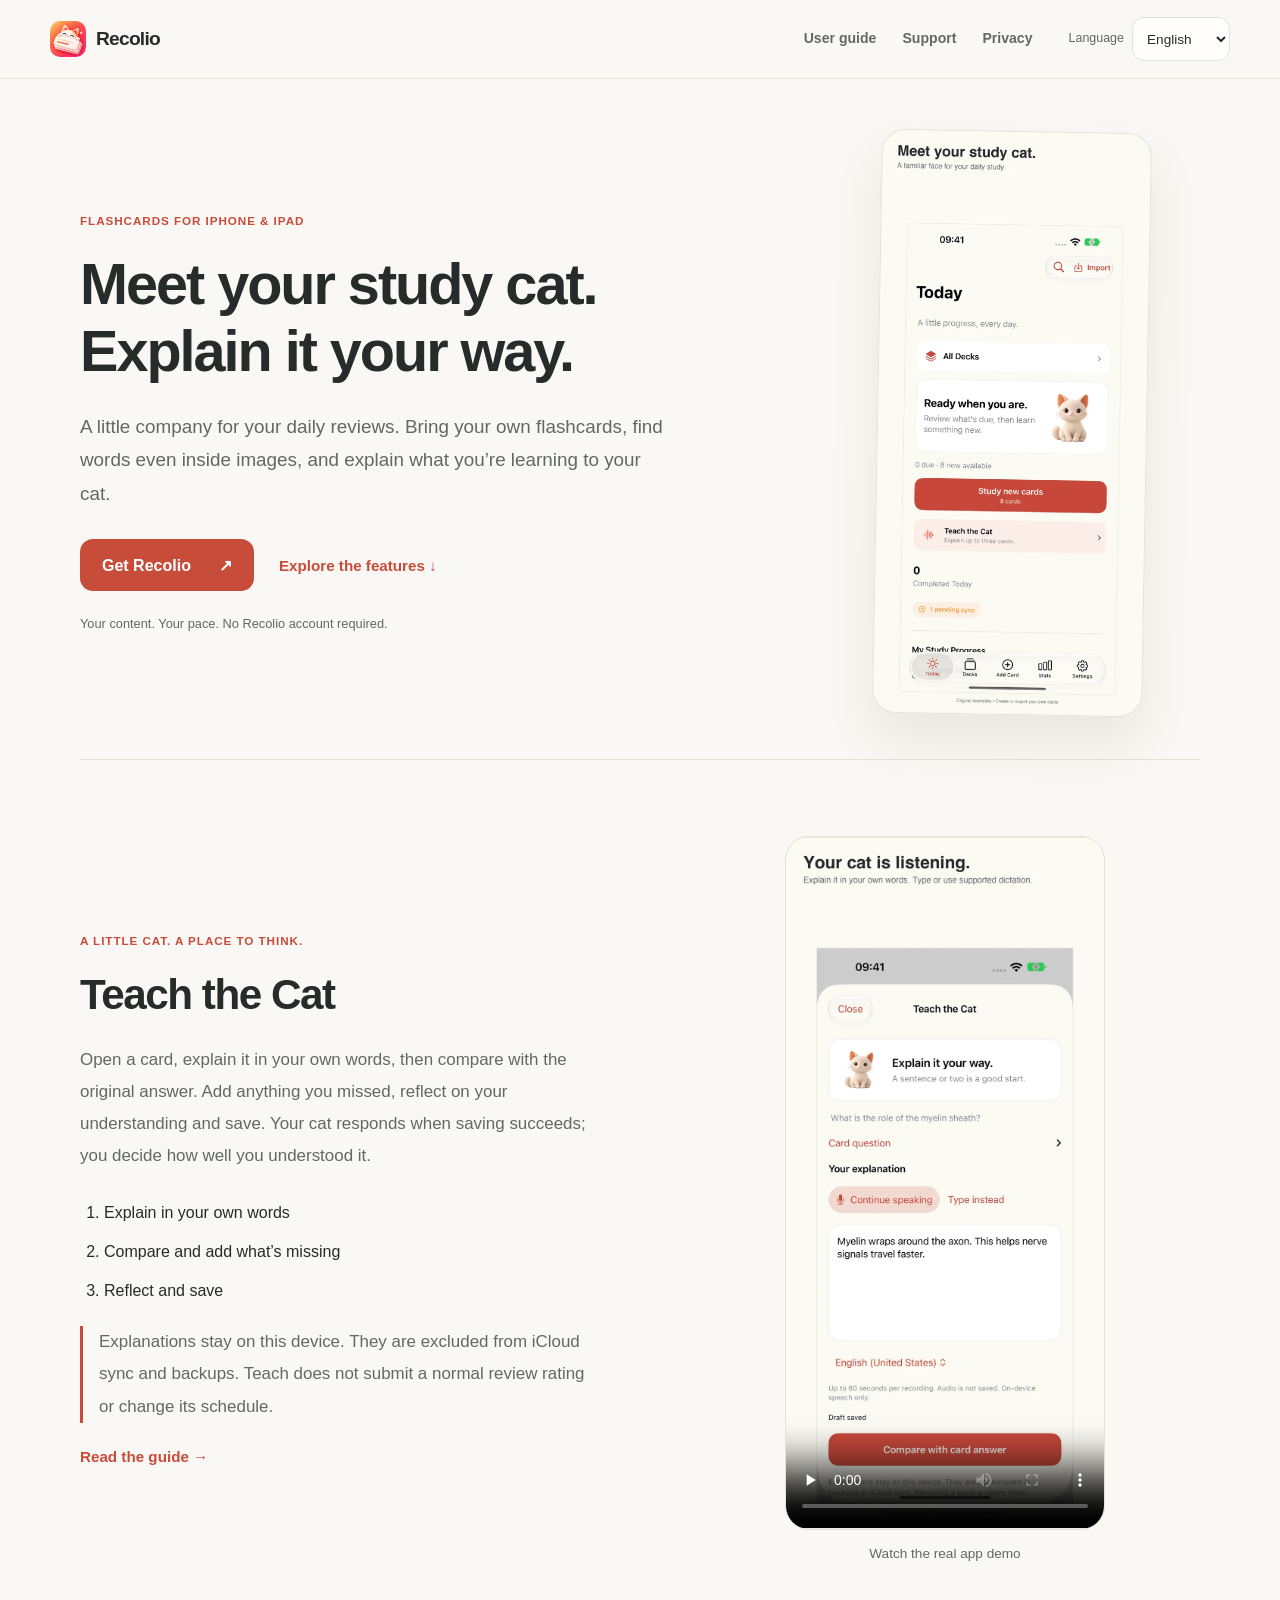
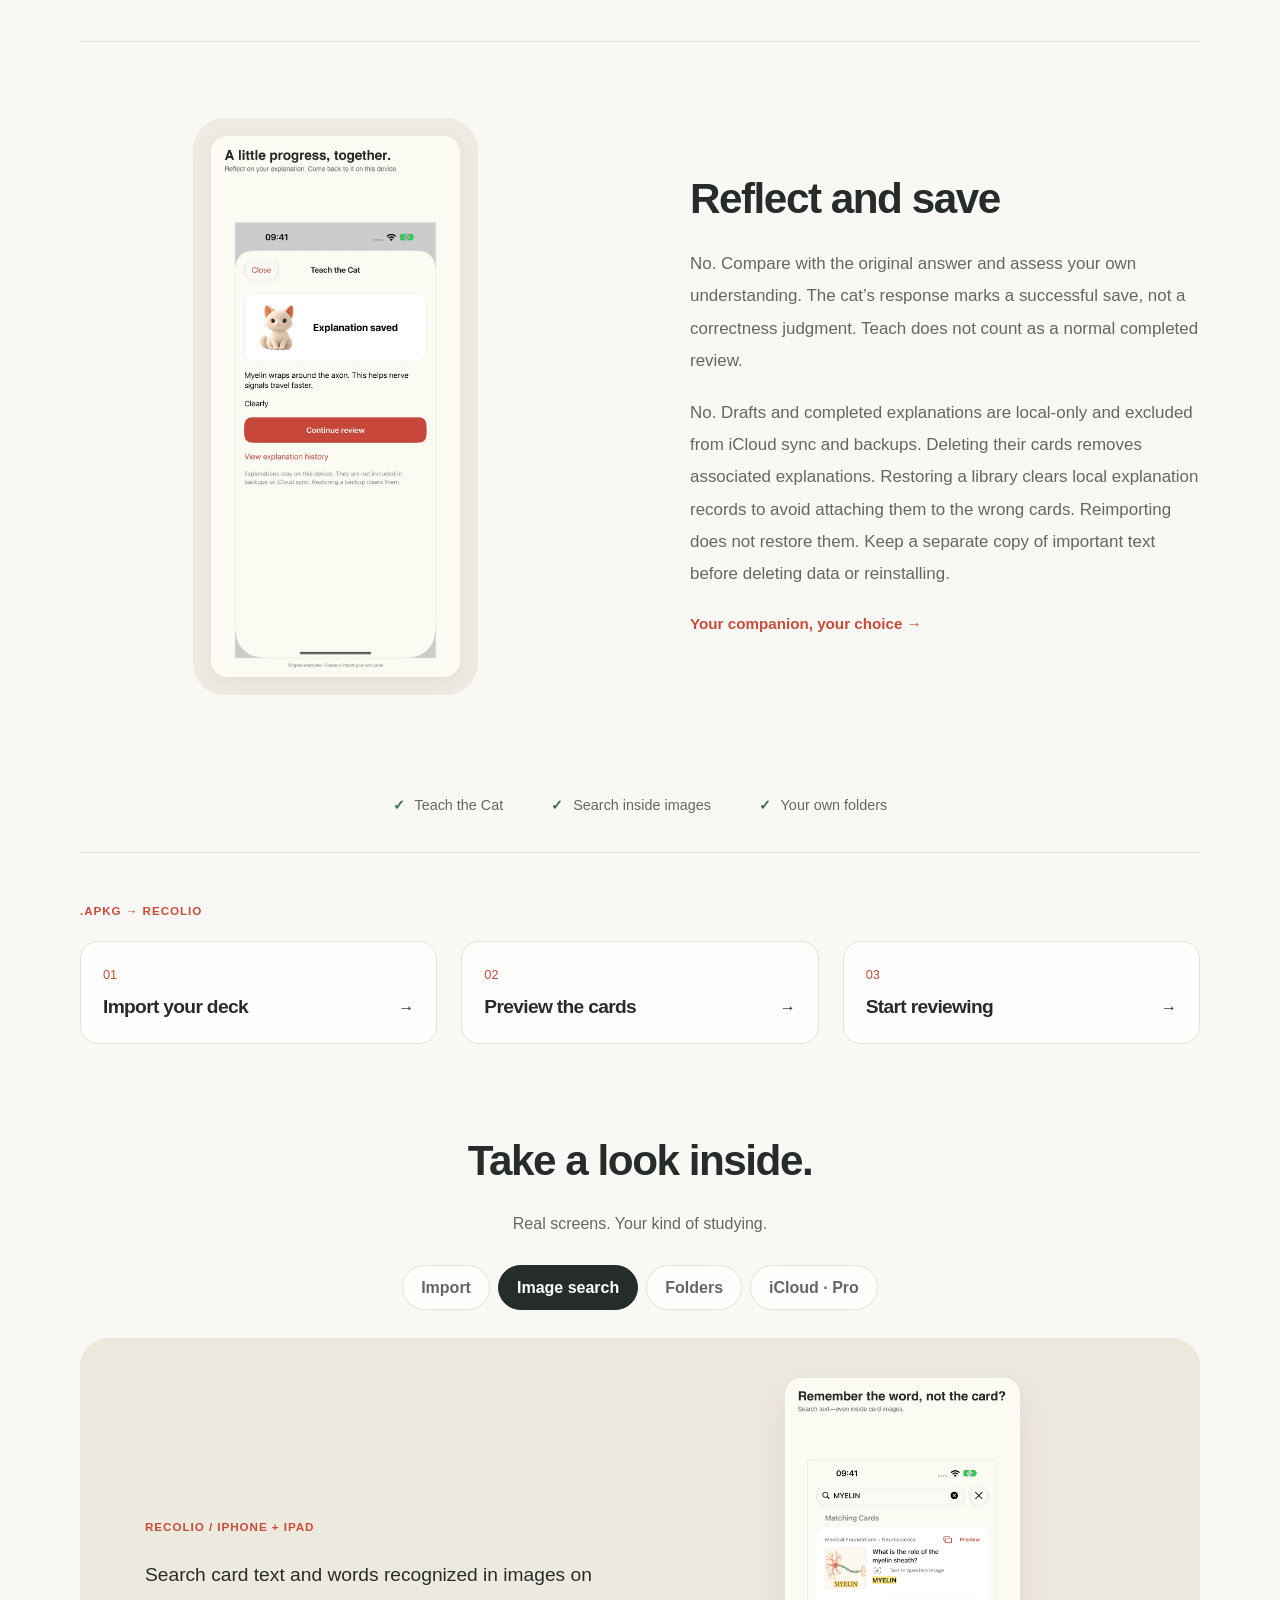
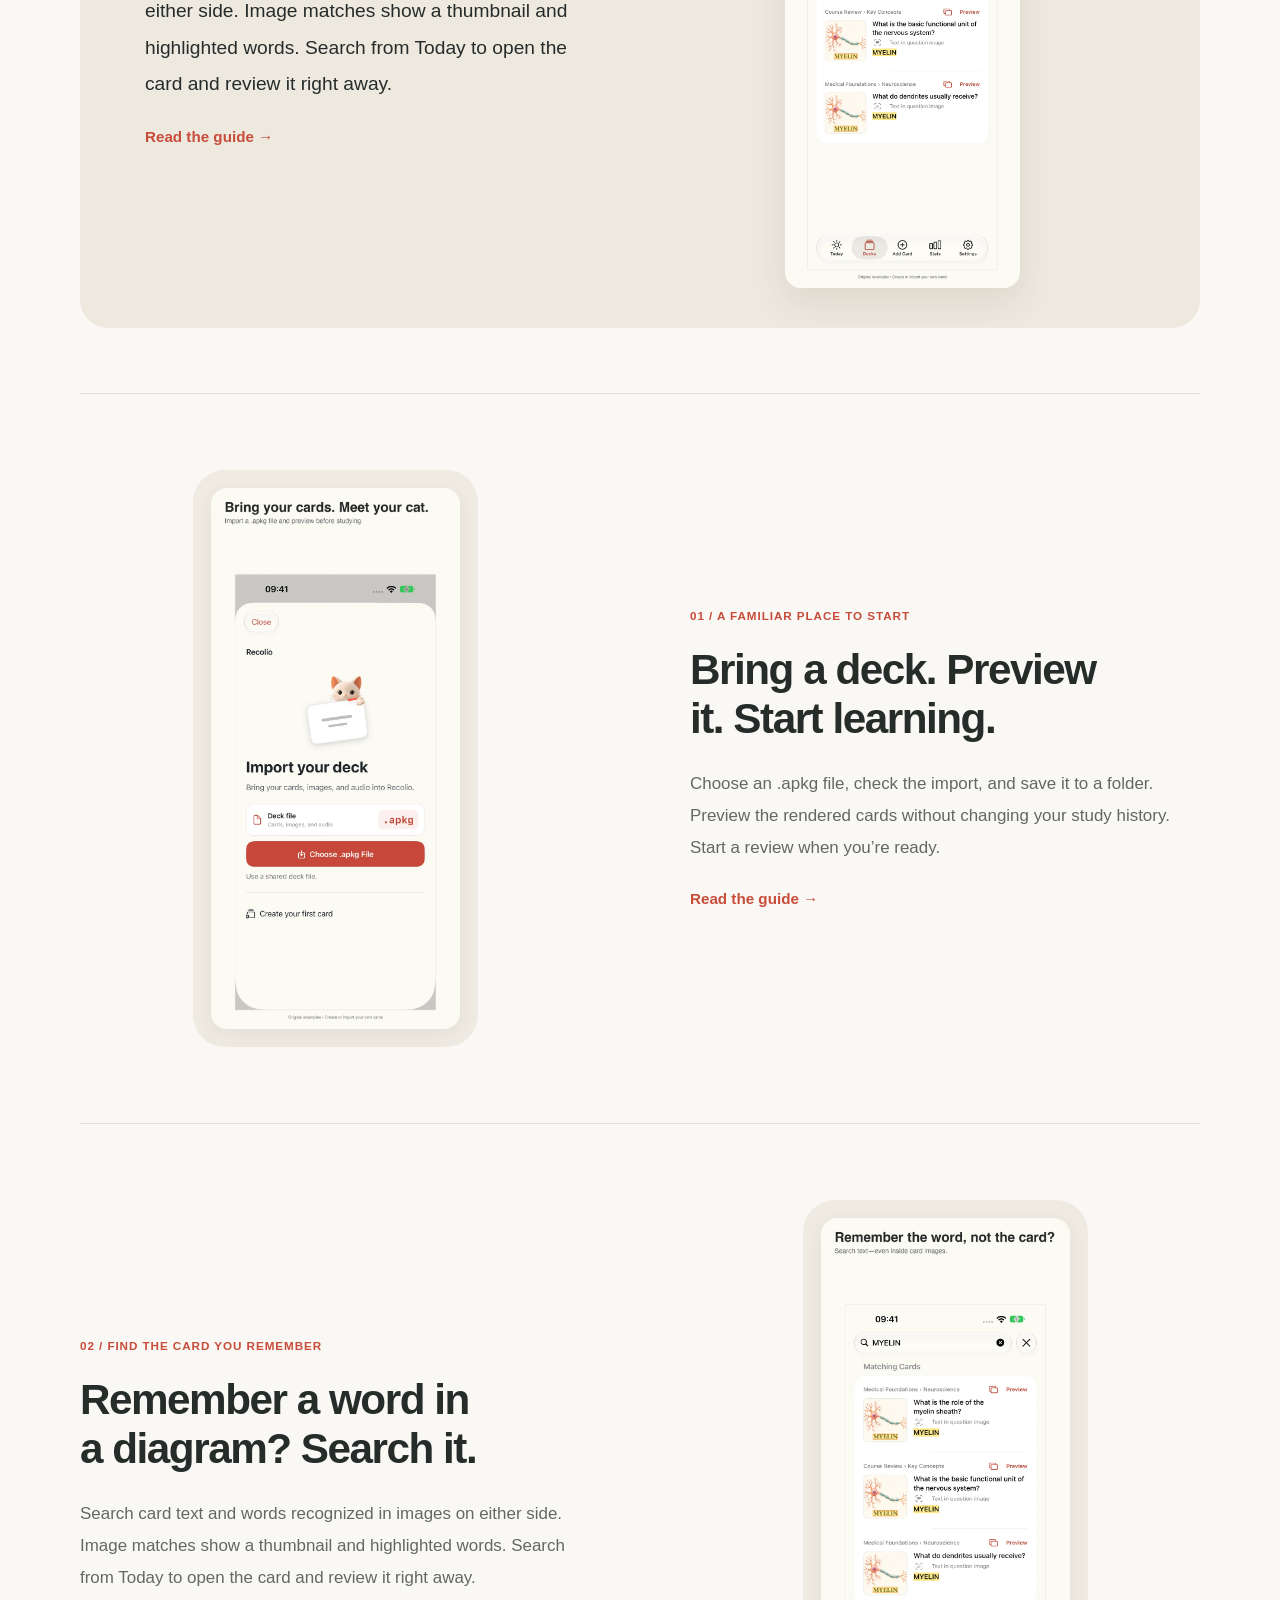
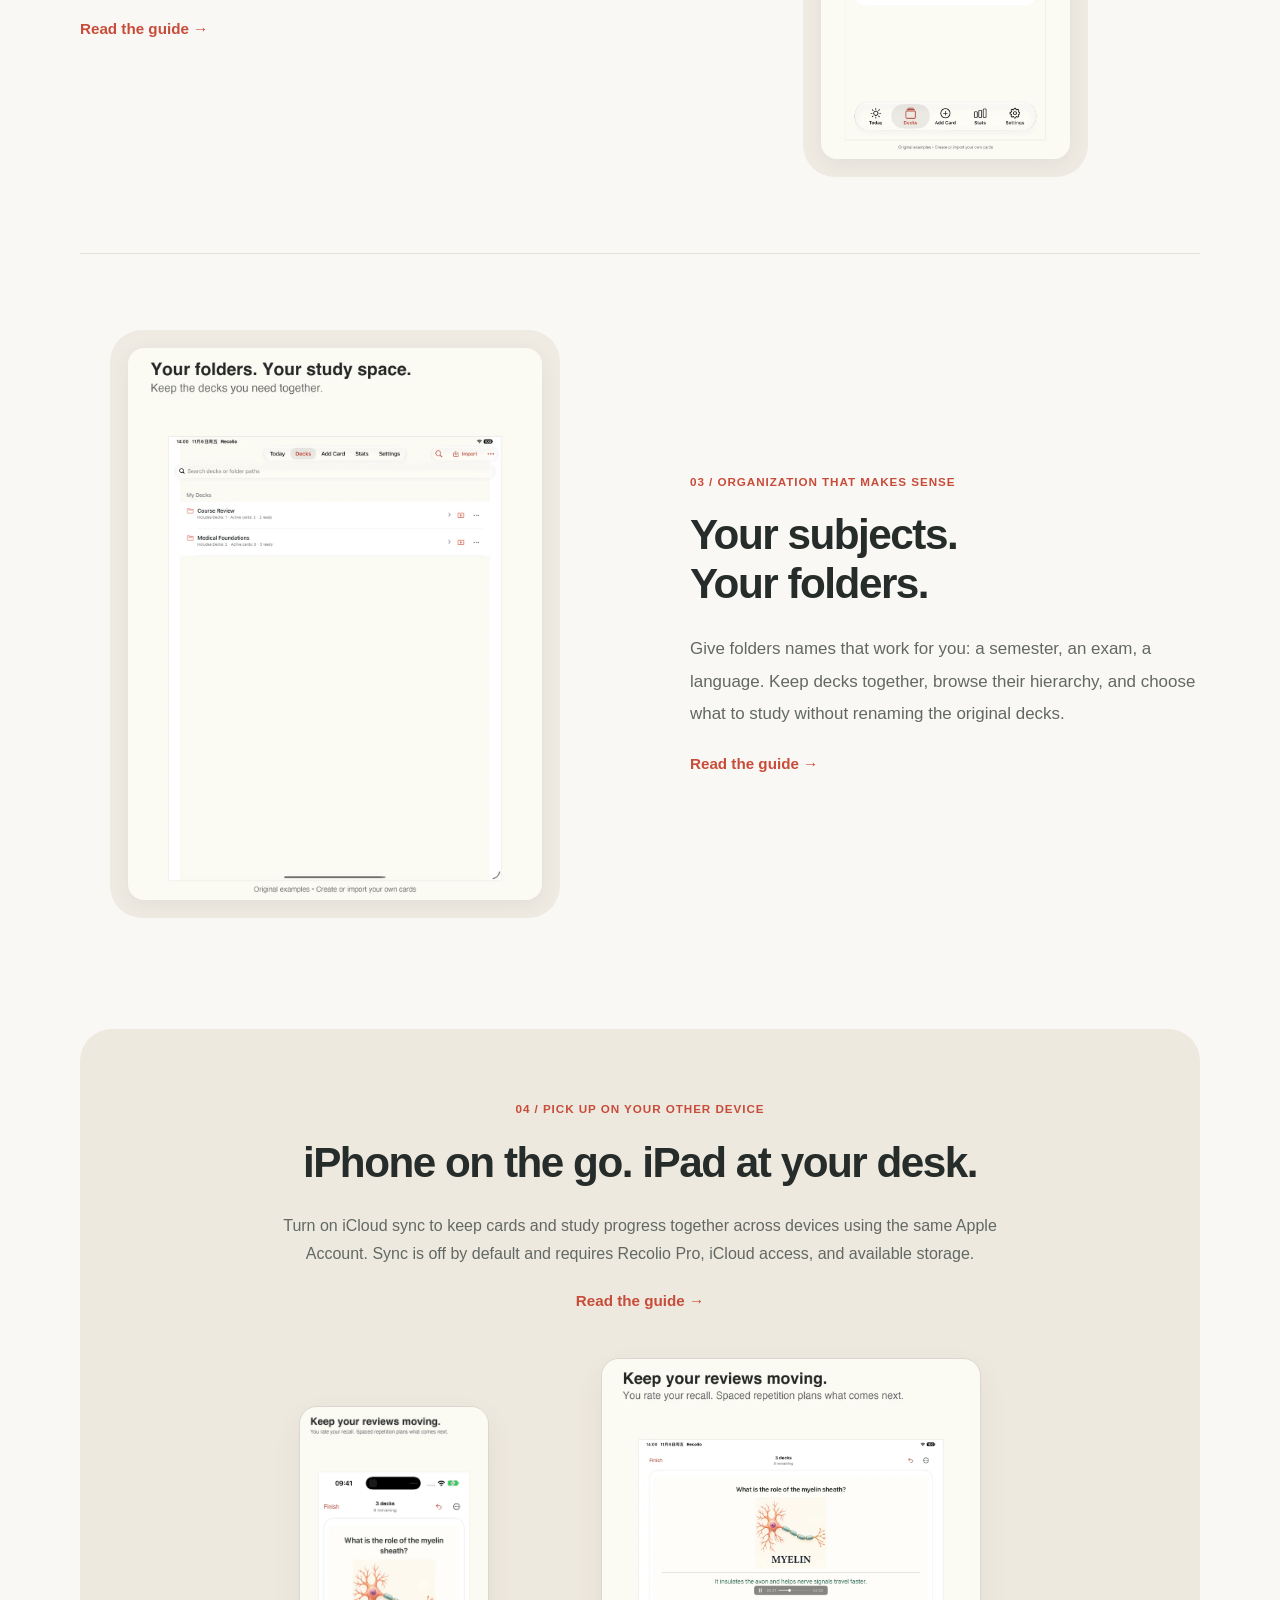
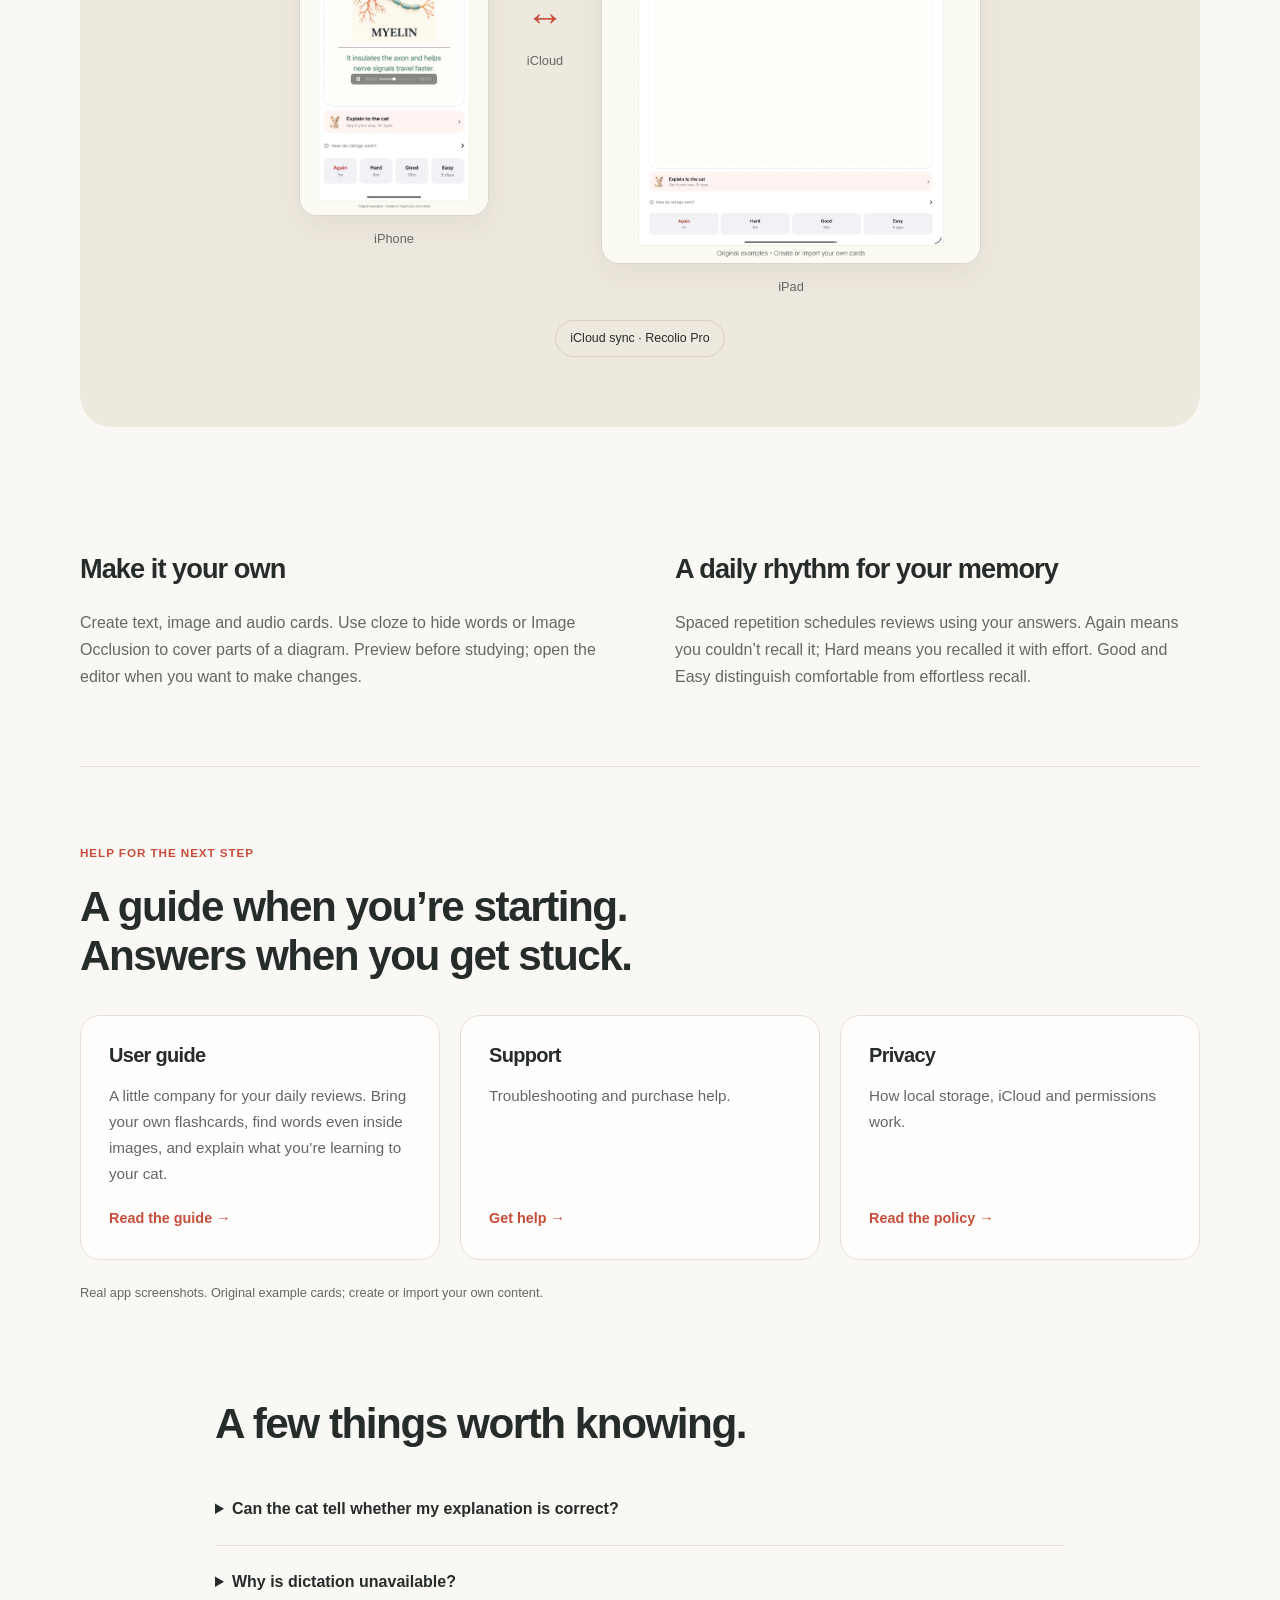
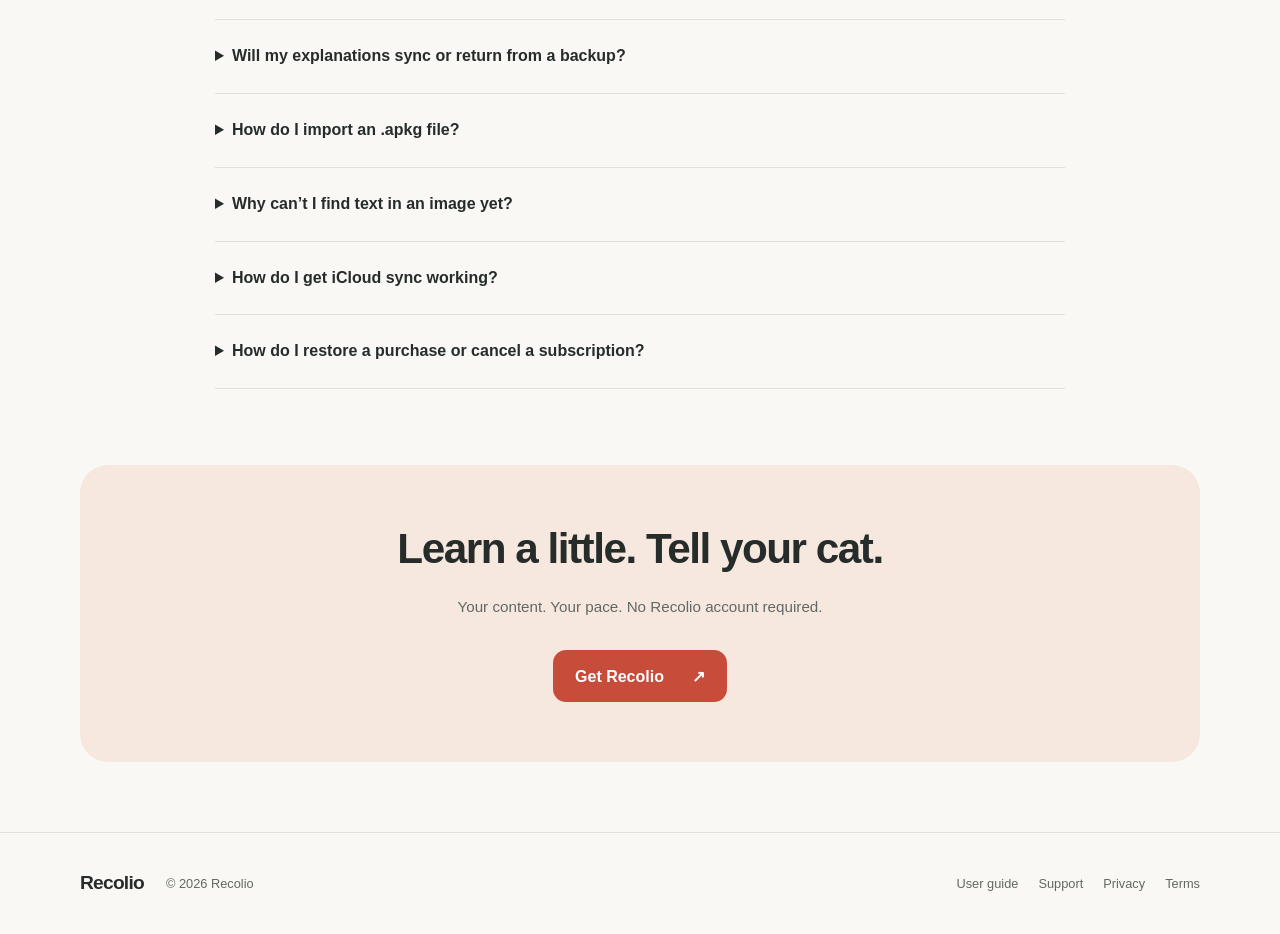
<file: index.html>
<!doctype html>
<html lang="en" data-language="en"><head><meta charset="utf-8"><script src="assets/site.js?v=20261107-companion"></script><meta name="viewport" content="width=device-width, initial-scale=1"><meta name="description" content="A little company for your daily reviews. Bring your own flashcards, find words even inside images, and explain what you’re learning to your cat."><link rel="alternate" hreflang="en" href="https://kevincy.github.io/Recolio-support/index.html?lang=en"><link rel="alternate" hreflang="zh-Hans" href="https://kevincy.github.io/Recolio-support/index.html?lang=zh-Hans"><link rel="alternate" hreflang="ja" href="https://kevincy.github.io/Recolio-support/index.html?lang=ja"><link rel="alternate" hreflang="ko" href="https://kevincy.github.io/Recolio-support/index.html?lang=ko"><link rel="alternate" hreflang="es" href="https://kevincy.github.io/Recolio-support/index.html?lang=es"><link rel="alternate" hreflang="zh-Hant" href="https://kevincy.github.io/Recolio-support/index.html?lang=zh-Hant"><meta name="theme-color" content="#faf8f4"><title>Recolio — Flashcards for iPhone &amp; iPad</title><link rel="icon" href="assets/app-icon.png"><link rel="stylesheet" href="assets/styles.css?v=20261107-companion"></head><body><header class="site-header"><div class="nav"><a class="brand" href="index.html"><img src="assets/app-icon.png" width="36" height="36" alt="">Recolio</a><nav class="nav-links"><a href="guide.html"><span data-locale="en">User guide</span><span data-locale="zh-Hans">使用手册</span><span data-locale="ja">使い方</span><span data-locale="ko">사용 가이드</span><span data-locale="es">Guía</span><span data-locale="zh-Hant">使用手冊</span></a><a href="support.html"><span data-locale="en">Support</span><span data-locale="zh-Hans">支持</span><span data-locale="ja">サポート</span><span data-locale="ko">지원</span><span data-locale="es">Ayuda</span><span data-locale="zh-Hant">支援</span></a><a href="privacy.html"><span data-locale="en">Privacy</span><span data-locale="zh-Hans">隐私</span><span data-locale="ja">プライバシー</span><span data-locale="ko">개인정보</span><span data-locale="es">Privacidad</span><span data-locale="zh-Hant">隱私</span></a></nav><label class="language-picker"><span data-locale="en">Language</span><span data-locale="zh-Hans">语言</span><span data-locale="ja">言語</span><span data-locale="ko">언어</span><span data-locale="es">Idioma</span><span data-locale="zh-Hant">語言</span><select id="language" name="language"><option value="en">English</option><option value="zh-Hans">简体中文</option><option value="ja">日本語</option><option value="ko">한국어</option><option value="es">Español</option><option value="zh-Hant">繁體中文</option></select></label></div></header><main><div data-locale="en" data-title="Recolio — Meet your study cat. Explain it your way." data-description="A little company for your daily reviews. Bring your own flashcards, find words even inside images, and explain what you’re learning to your cat."><section class="hero"><div class="hero-grid"><div><p class="eyebrow">Flashcards for iPhone &amp; iPad</p><h1>Meet your study cat.<br>Explain it your way.</h1><p class="hero-copy">A little company for your daily reviews. Bring your own flashcards, find words even inside images, and explain what you’re learning to your cat.</p><div class="hero-actions"><a class="button" href="https://apps.apple.com/app/id6823991638">Get Recolio <span aria-hidden="true">↗</span></a><a class="text-link" href="#tour-en">Explore the features ↓</a></div><p class="quiet">Your content. Your pace. No Recolio account required.</p></div><figure class="hero-visual"><img data-src="assets/screenshots/en/today.webp" src="assets/screenshots/en/today.webp" alt="Today with the Recolio study cat" loading="eager" decoding="async" width="840" height="1825"></figure></div></section><section class="feature section companion" id="teach-en"><div class="feature-copy"><p class="eyebrow">A little cat. A place to think.</p><h2>Teach the Cat</h2><p>Open a card, explain it in your own words, then compare with the original answer. Add anything you missed, reflect on your understanding and save. Your cat responds when saving succeeds; you decide how well you understood it.</p><ol class="teach-steps"><li>Explain in your own words</li><li>Compare and add what’s missing</li><li>Reflect and save</li></ol><p class="companion-note">Explanations stay on this device. They are excluded from iCloud sync and backups. Teach does not submit a normal review rating or change its schedule.</p><a class="text-link" href="guide.html#en-teach">Read the guide →</a></div><figure class="companion-demo"><video controls playsinline preload="none" data-src="assets/videos/en/companion.mp4" data-poster="assets/screenshots/en/teach.webp" aria-label="Watch the real app demo"></video><figcaption>Watch the real app demo</figcaption></figure></section><section class="feature section saved-story"><div class="feature-copy"><h2>Reflect and save</h2><p>No. Compare with the original answer and assess your own understanding. The cat’s response marks a successful save, not a correctness judgment. Teach does not count as a normal completed review.</p><p>No. Drafts and completed explanations are local-only and excluded from iCloud sync and backups. Deleting their cards removes associated explanations. Restoring a library clears local explanation records to avoid attaching them to the wrong cards. Reimporting does not restore them. Keep a separate copy of important text before deleting data or reinstalling.</p><a class="text-link" href="guide.html#en-companion">Your companion, your choice →</a></div><figure class="feature-visual"><img data-src="assets/screenshots/en/saved.webp" src="assets/screenshots/en/saved.webp" alt="A saved explanation in Recolio" loading="lazy" decoding="async" width="840" height="1825"></figure></section><div class="benefits section"><span><b aria-hidden="true">✓</b> Teach the Cat</span><span><b aria-hidden="true">✓</b> Search inside images</span><span><b aria-hidden="true">✓</b> Your own folders</span></div><section class="section start-steps"><p class="eyebrow">.apkg → Recolio</p><div class="step-grid"><a href="guide.html#en-start"><span class="step-number">01</span><h2>Import your deck</h2><span aria-hidden="true">→</span></a><a href="guide.html#en-preview"><span class="step-number">02</span><h2>Preview the cards</h2><span aria-hidden="true">→</span></a><a href="guide.html#en-review"><span class="step-number">03</span><h2>Start reviewing</h2><span aria-hidden="true">→</span></a></div></section><section class="section tour" id="tour-en" data-gallery><h2>Take a look inside.</h2><p>Real screens. Your kind of studying.</p><div class="tour-controls" role="group" aria-label="Take a look inside."><button type="button" data-gallery-src="assets/screenshots/en/03-import.webp" data-gallery-alt="Import and card Preview in Recolio" data-gallery-copy="Choose an .apkg file, check the import, and save it to a folder. Preview the rendered cards without changing your study history. Start a review when you’re ready." aria-pressed="false">Import</button><button type="button" data-gallery-src="assets/screenshots/en/02-search.webp" data-gallery-alt="A search result matching text inside a card image" data-gallery-copy="Search card text and words recognized in images on either side. Image matches show a thumbnail and highlighted words. Search from Today to open the card and review it right away." aria-pressed="true">Image search</button><button type="button" data-gallery-src="assets/screenshots/en/ipad-05-organize.webp" data-gallery-alt="Decks organized into named folders" data-gallery-copy="Give folders names that work for you: a semester, an exam, a language. Keep decks together, browse their hierarchy, and choose what to study without renaming the original decks." aria-pressed="false">Folders</button><button type="button" data-gallery-src="assets/screenshots/en/ipad-01-study.webp" data-gallery-alt="The same study experience on iPhone and iPad" data-gallery-copy="Turn on iCloud sync to keep cards and study progress together across devices using the same Apple Account. Sync is off by default and requires Recolio Pro, iCloud access, and available storage." aria-pressed="false">iCloud · Pro</button></div><div class="tour-stage"><div><p class="eyebrow">Recolio / iPhone + iPad</p><p data-gallery-caption aria-live="polite">Search card text and words recognized in images on either side. Image matches show a thumbnail and highlighted words. Search from Today to open the card and review it right away.</p><a class="text-link" href="guide.html">Read the guide →</a></div><figure><img data-src="assets/screenshots/en/02-search.webp" src="assets/screenshots/en/02-search.webp" alt="A search result matching text inside a card image" loading="lazy" decoding="async" width="840" height="1825"></figure></div></section><section class="feature section" id="features-en"><div class="feature-copy"><p class="eyebrow">01 / A familiar place to start</p><h2>Bring a deck. Preview it. Start learning.</h2><p>Choose an .apkg file, check the import, and save it to a folder. Preview the rendered cards without changing your study history. Start a review when you’re ready.</p><a class="text-link" href="guide.html#en-start">Read the guide →</a></div><figure class="feature-visual "><img data-src="assets/screenshots/en/03-import.webp" src="assets/screenshots/en/03-import.webp" alt="Import and card Preview in Recolio" loading="lazy" decoding="async" width="840" height="1825"></figure></section><section class="feature section" id="search-en"><div class="feature-copy"><p class="eyebrow">02 / Find the card you remember</p><h2>Remember a word in a diagram? Search it.</h2><p>Search card text and words recognized in images on either side. Image matches show a thumbnail and highlighted words. Search from Today to open the card and review it right away.</p><a class="text-link" href="guide.html#en-search">Read the guide →</a></div><figure class="feature-visual "><img data-src="assets/screenshots/en/02-search.webp" src="assets/screenshots/en/02-search.webp" alt="A search result matching text inside a card image" loading="lazy" decoding="async" width="840" height="1825"></figure></section><section class="feature section" id="folders-en"><div class="feature-copy"><p class="eyebrow">03 / Organization that makes sense</p><h2>Your subjects. Your folders.</h2><p>Give folders names that work for you: a semester, an exam, a language. Keep decks together, browse their hierarchy, and choose what to study without renaming the original decks.</p><a class="text-link" href="guide.html#en-structure">Read the guide →</a></div><figure class="feature-visual tablet"><img data-src="assets/screenshots/en/ipad-05-organize.webp" src="assets/screenshots/en/ipad-05-organize.webp" alt="Decks organized into named folders" loading="lazy" decoding="async" width="1100" height="1467"></figure></section><section class="sync section" id="sync-en"><div class="sync-intro"><p class="eyebrow">04 / Pick up on your other device</p><h2>iPhone on the go. iPad at your desk.</h2><p>Turn on iCloud sync to keep cards and study progress together across devices using the same Apple Account. Sync is off by default and requires Recolio Pro, iCloud access, and available storage.</p><a class="text-link" href="guide.html#en-sync">Read the guide →</a></div><div class="sync-gallery"><figure><img data-src="assets/screenshots/en/01-study.webp" src="assets/screenshots/en/01-study.webp" alt="The same study experience on iPhone and iPad" loading="lazy" decoding="async" width="840" height="1825"><figcaption>iPhone</figcaption></figure><div class="sync-symbol" aria-hidden="true">↔<small>iCloud</small></div><figure><img data-src="assets/screenshots/en/ipad-01-study.webp" src="assets/screenshots/en/ipad-01-study.webp" alt="The same study experience on iPhone and iPad" loading="lazy" decoding="async" width="1100" height="1467"><figcaption>iPad</figcaption></figure></div><p class="sync-badge">iCloud sync · Recolio Pro</p></section><section class="section extras"><article><h2>Make it your own</h2><p>Create text, image and audio cards. Use cloze to hide words or Image Occlusion to cover parts of a diagram. Preview before studying; open the editor when you want to make changes.</p></article><article><h2>A daily rhythm for your memory</h2><p>Spaced repetition schedules reviews using your answers. Again means you couldn’t recall it; Hard means you recalled it with effort. Good and Easy distinguish comfortable from effortless recall.</p></article></section><section class="section resources"><p class="eyebrow">Help for the next step</p><h2>A guide when you’re starting. Answers when you get stuck.</h2><div class="cards"><article class="card"><h3>User guide</h3><p>A little company for your daily reviews. Bring your own flashcards, find words even inside images, and explain what you’re learning to your cat.</p><a href="guide.html">Read the guide →</a></article><article class="card"><h3>Support</h3><p>Troubleshooting and purchase help.</p><a href="support.html">Get help →</a></article><article class="card"><h3>Privacy</h3><p>How local storage, iCloud and permissions work.</p><a href="privacy.html">Read the policy →</a></article></div><p class="quiet">Real app screenshots. Original example cards; create or import your own content.</p></section><section class="section home-faq"><h2>A few things worth knowing.</h2><details><summary>Can the cat tell whether my explanation is correct?</summary><p>No. Compare with the original answer and assess your own understanding. The cat’s response marks a successful save, not a correctness judgment. Teach does not count as a normal completed review.</p></details><details><summary>Why is dictation unavailable?</summary><p>Check microphone and speech permissions and whether your device supports on-device recognition for the chosen language. Recolio does not fall back to cloud transcription. You can type directly in the explanation field.</p></details><details><summary>Will my explanations sync or return from a backup?</summary><p>No. Drafts and completed explanations are local-only and excluded from iCloud sync and backups. Deleting their cards removes associated explanations. Restoring a library clears local explanation records to avoid attaching them to the wrong cards. Reimporting does not restore them. Keep a separate copy of important text before deleting data or reinstalling.</p></details><details><summary>How do I import an .apkg file?</summary><p>Tap Import on Today or Decks, follow the guide, and choose a file from Files. Review the package before importing. Some custom templates or desktop add-ons may need adjustments.</p></details><details><summary>Why can’t I find text in an image yet?</summary><p>On-device recognition and indexing can take time for new or large decks. Try clear, larger printed words and check both sides of the card. Image search finds recognized words, not objects or similar-looking pictures. UI language and card content language are independent.</p></details><details><summary>How do I get iCloud sync working?</summary><p>Sync is off by default and requires Pro. Enable it in Settings on each device; use the same Apple Account, allow iCloud access, check storage and connect to the network. Let the first sync finish before making major changes. Do not reinstall before protecting local data.</p></details><details><summary>How do I restore a purchase or cancel a subscription?</summary><p>Choose Restore Purchases in Recolio Pro while using the Apple Account that made the purchase. Annual access requires an active subscription. Manage or cancel annual renewal in Apple Settings → your name → Subscriptions. Deleting the app does not cancel it. Apple handles billing and refund decisions.</p></details></section><section class="section final-cta"><h2>Learn a little. Tell your cat.</h2><p>Your content. Your pace. No Recolio account required.</p><a class="button" href="https://apps.apple.com/app/id6823991638">Get Recolio <span aria-hidden="true">↗</span></a></section></div><div data-locale="zh-Hans" data-title="Recolio — 猫咪陪你学， 听你亲口讲。" data-description="让每天的复习多一点陪伴。导入自己的卡片，搜索图片中的文字，也把学到的内容讲给猫咪听。"><section class="hero"><div class="hero-grid"><div><p class="eyebrow">适用于 iPhone 和 iPad 的学习卡片</p><h1>猫咪陪你学，<br>听你亲口讲。</h1><p class="hero-copy">让每天的复习多一点陪伴。导入自己的卡片，搜索图片中的文字，也把学到的内容讲给猫咪听。</p><div class="hero-actions"><a class="button" href="https://apps.apple.com/app/id6823991638">获取 Recolio <span aria-hidden="true">↗</span></a><a class="text-link" href="#tour-zh-Hans">了解功能 ↓</a></div><p class="quiet">自己的内容，自己的节奏，无需注册 Recolio 账户。</p></div><figure class="hero-visual"><img data-src="assets/screenshots/zh-Hans/today.webp" alt="Today 页面上的 Recolio 学习猫咪" loading="eager" decoding="async" width="840" height="1825"></figure></div></section><section class="feature section companion" id="teach-zh-Hans"><div class="feature-copy"><p class="eyebrow">一只猫咪，陪你理清思路。</p><h2>讲给猫咪听</h2><p>打开卡片，用自己的话解释，再对照原卡答案。补上遗漏，自评理解程度并保存。猫咪在保存成功后回应；内容是否讲清楚，由你自己判断。</p><ol class="teach-steps"><li>先用自己的话讲解</li><li>对照答案，补上遗漏</li><li>自评理解并保存</li></ol><p class="companion-note">讲解仅保存在本机，不参与 iCloud 同步，也不包含在备份中。讲解不会提交正常复习评分或改变复习计划。</p><a class="text-link" href="guide.html#zh-Hans-teach">阅读手册 →</a></div><figure class="companion-demo"><video controls playsinline preload="none" data-src="assets/videos/zh-Hans/companion.mp4" data-poster="assets/screenshots/zh-Hans/teach.webp" aria-label="观看真实 App 演示"></video><figcaption>观看真实 App 演示</figcaption></figure></section><section class="feature section saved-story"><div class="feature-copy"><h2>自评理解并保存</h2><p>不能。请对照原卡答案，自行判断理解程度。猫咪回应代表记录保存成功，并非正确性判断。讲解不计入正常复习完成数。</p><p>不会。草稿和已完成的讲解仅保存在本机，不参与 iCloud 同步或备份。删除相关卡片会删除其讲解；恢复卡库时会清除本机讲解记录，以免错绑。重新导入不会找回这些记录。删除数据或重新安装前，请另行保留重要文字。</p><a class="text-link" href="guide.html#zh-Hans-companion">陪伴方式，由你决定 →</a></div><figure class="feature-visual"><img data-src="assets/screenshots/zh-Hans/saved.webp" alt="Recolio 中已保存的讲解" loading="lazy" decoding="async" width="840" height="1825"></figure></section><div class="benefits section"><span><b aria-hidden="true">✓</b> 讲给猫咪听</span><span><b aria-hidden="true">✓</b> 搜索图片文字</span><span><b aria-hidden="true">✓</b> 自命名文件夹</span></div><section class="section start-steps"><p class="eyebrow">.apkg → Recolio</p><div class="step-grid"><a href="guide.html#zh-Hans-start"><span class="step-number">01</span><h2>导入牌组</h2><span aria-hidden="true">→</span></a><a href="guide.html#zh-Hans-preview"><span class="step-number">02</span><h2>预览卡片</h2><span aria-hidden="true">→</span></a><a href="guide.html#zh-Hans-review"><span class="step-number">03</span><h2>开始复习</h2><span aria-hidden="true">→</span></a></div></section><section class="section tour" id="tour-zh-Hans" data-gallery><h2>打开看看，就知道怎么用。</h2><p>真实界面，看看哪种方式适合你。</p><div class="tour-controls" role="group" aria-label="打开看看，就知道怎么用。"><button type="button" data-gallery-src="assets/screenshots/zh-Hans/03-import.webp" data-gallery-alt="Recolio 的牌组导入与卡片预览" data-gallery-copy="选择 .apkg 文件，确认导入信息，保存到文件夹。先预览卡片的实际显示效果，不影响复习历史；准备好再开始复习。" aria-pressed="false">导入</button><button type="button" data-gallery-src="assets/screenshots/zh-Hans/02-search.webp" data-gallery-alt="通过卡片图片文字找到的搜索结果" data-gallery-copy="搜索卡片文字，以及正反面图片中识别到的文字。图片匹配结果带有缩略图和关键词高亮。从 Today 搜索后，可直接打开卡片复习。" aria-pressed="true">图片文字搜索</button><button type="button" data-gallery-src="assets/screenshots/zh-Hans/ipad-05-organize.webp" data-gallery-alt="用自命名文件夹管理牌组" data-gallery-copy="用学期、考试或语言来命名文件夹。把相关牌组放在一起，展开牌组层级，选择复习范围，无需修改导入牌组的原始名称。" aria-pressed="false">文件夹</button><button type="button" data-gallery-src="assets/screenshots/zh-Hans/ipad-01-study.webp" data-gallery-alt="iPhone 和 iPad 上的学习体验" data-gallery-copy="开启 iCloud 同步后，在登录同一 Apple 账户的设备之间同步卡片和学习进度。同步默认关闭，需要 Recolio Pro、iCloud 权限和可用存储空间。" aria-pressed="false">iCloud · Pro</button></div><div class="tour-stage"><div><p class="eyebrow">Recolio / iPhone + iPad</p><p data-gallery-caption aria-live="polite">搜索卡片文字，以及正反面图片中识别到的文字。图片匹配结果带有缩略图和关键词高亮。从 Today 搜索后，可直接打开卡片复习。</p><a class="text-link" href="guide.html">阅读手册 →</a></div><figure><img data-src="assets/screenshots/zh-Hans/02-search.webp" alt="通过卡片图片文字找到的搜索结果" loading="lazy" decoding="async" width="840" height="1825"></figure></div></section><section class="feature section" id="features-zh-Hans"><div class="feature-copy"><p class="eyebrow">01 / 轻松开始</p><h2>导入、预览，然后开始学习。</h2><p>选择 .apkg 文件，确认导入信息，保存到文件夹。先预览卡片的实际显示效果，不影响复习历史；准备好再开始复习。</p><a class="text-link" href="guide.html#zh-Hans-start">阅读手册 →</a></div><figure class="feature-visual "><img data-src="assets/screenshots/zh-Hans/03-import.webp" alt="Recolio 的牌组导入与卡片预览" loading="lazy" decoding="async" width="840" height="1825"></figure></section><section class="feature section" id="search-zh-Hans"><div class="feature-copy"><p class="eyebrow">02 / 找到记得的那张卡</p><h2>记得图里的词？搜一下就好。</h2><p>搜索卡片文字，以及正反面图片中识别到的文字。图片匹配结果带有缩略图和关键词高亮。从 Today 搜索后，可直接打开卡片复习。</p><a class="text-link" href="guide.html#zh-Hans-search">阅读手册 →</a></div><figure class="feature-visual "><img data-src="assets/screenshots/zh-Hans/02-search.webp" alt="通过卡片图片文字找到的搜索结果" loading="lazy" decoding="async" width="840" height="1825"></figure></section><section class="feature section" id="folders-zh-Hans"><div class="feature-copy"><p class="eyebrow">03 / 按自己的思路整理</p><h2>你的科目，你命名的文件夹。</h2><p>用学期、考试或语言来命名文件夹。把相关牌组放在一起，展开牌组层级，选择复习范围，无需修改导入牌组的原始名称。</p><a class="text-link" href="guide.html#zh-Hans-structure">阅读手册 →</a></div><figure class="feature-visual tablet"><img data-src="assets/screenshots/zh-Hans/ipad-05-organize.webp" alt="用自命名文件夹管理牌组" loading="lazy" decoding="async" width="1100" height="1467"></figure></section><section class="sync section" id="sync-zh-Hans"><div class="sync-intro"><p class="eyebrow">04 / 换台设备，继续学习</p><h2>出门用 iPhone，回家用 iPad。</h2><p>开启 iCloud 同步后，在登录同一 Apple 账户的设备之间同步卡片和学习进度。同步默认关闭，需要 Recolio Pro、iCloud 权限和可用存储空间。</p><a class="text-link" href="guide.html#zh-Hans-sync">阅读手册 →</a></div><div class="sync-gallery"><figure><img data-src="assets/screenshots/zh-Hans/01-study.webp" alt="iPhone 和 iPad 上的学习体验" loading="lazy" decoding="async" width="840" height="1825"><figcaption>iPhone</figcaption></figure><div class="sync-symbol" aria-hidden="true">↔<small>iCloud</small></div><figure><img data-src="assets/screenshots/zh-Hans/ipad-01-study.webp" alt="iPhone 和 iPad 上的学习体验" loading="lazy" decoding="async" width="1100" height="1467"><figcaption>iPad</figcaption></figure></div><p class="sync-badge">iCloud 同步 · Recolio Pro</p></section><section class="section extras"><article><h2>制作适合自己的卡片</h2><p>加入文字、图片和音频；用 Cloze 挖空文字，或用图片遮挡隐藏图解的一部分。先预览再学习，需要修改时才打开编辑器。</p></article><article><h2>让复习融入每天</h2><p>间隔重复根据回答安排下一次复习。Again 表示未能回忆；Hard 表示成功但费力；Good 和 Easy 区分正常回忆与轻松回忆。</p></article></section><section class="section resources"><p class="eyebrow">下一步，需要时有帮助</p><h2>入门有手册，遇到问题有解答。</h2><div class="cards"><article class="card"><h3>使用手册</h3><p>让每天的复习多一点陪伴。导入自己的卡片，搜索图片中的文字，也把学到的内容讲给猫咪听。</p><a href="guide.html">阅读手册 →</a></article><article class="card"><h3>支持</h3><p>故障排查和购买帮助。</p><a href="support.html">获取帮助 →</a></article><article class="card"><h3>隐私</h3><p>了解本地存储、iCloud 与权限。</p><a href="privacy.html">阅读政策 →</a></article></div><p class="quiet">真实 App 截图，展示原创示例卡片；学习内容由你创建或导入。</p></section><section class="section home-faq"><h2>开始之前，你可能想知道。</h2><details><summary>猫咪能判断我讲得对不对吗？</summary><p>不能。请对照原卡答案，自行判断理解程度。猫咪回应代表记录保存成功，并非正确性判断。讲解不计入正常复习完成数。</p></details><details><summary>为什么无法使用听写？</summary><p>请检查麦克风、语音识别权限，以及设备是否支持所选语言的端侧识别。Recolio 不会转用云端转写；你可以直接在讲解框中打字。</p></details><details><summary>讲解会同步或随备份恢复吗？</summary><p>不会。草稿和已完成的讲解仅保存在本机，不参与 iCloud 同步或备份。删除相关卡片会删除其讲解；恢复卡库时会清除本机讲解记录，以免错绑。重新导入不会找回这些记录。删除数据或重新安装前，请另行保留重要文字。</p></details><details><summary>如何导入 .apkg 文件？</summary><p>点击 Today 或 Decks 的导入按钮，查看引导后从“文件”选择牌组，确认信息再导入。部分自定义模板或桌面插件可能需要调整。</p></details><details><summary>为什么暂时搜不到图片里的字？</summary><p>新导入或大型牌组的设备端识别和索引需要时间。尝试清晰、较大的印刷文字，并检查正反面。图片搜索查找识别到的文字，不是识别物体或查找相似图片。界面语言与卡片内容语言相互独立。</p></details><details><summary>如何让 iCloud 同步正常工作？</summary><p>同步默认关闭且需要 Pro。在各设备设置中开启，使用同一 Apple 账户并授予 iCloud 权限，检查空间和网络。首次同步完成后再大量修改。未保护本地数据前，不要直接重装。</p></details><details><summary>如何恢复购买或取消订阅？</summary><p>使用购买时的 Apple 账户，在 Recolio Pro 选择恢复购买。年度权益需要订阅有效。在 Apple 设置→你的姓名→订阅中管理或取消自动续订。删除 App 不会取消订阅。账单及退款由 Apple 处理。</p></details></section><section class="section final-cta"><h2>学一点，再讲给猫咪听。</h2><p>自己的内容，自己的节奏，无需注册 Recolio 账户。</p><a class="button" href="https://apps.apple.com/app/id6823991638">获取 Recolio <span aria-hidden="true">↗</span></a></section></div><div data-locale="ja" data-title="Recolio — 勉強のおともは、猫。 自分の言葉で話してみよう。" data-description="毎日の復習に、小さな相棒を。自分のカードを取り込み、画像の中の文字で探して、学んだことを猫に説明してみましょう。"><section class="hero"><div class="hero-grid"><div><p class="eyebrow">iPhone・iPad の学習カード</p><h1>勉強のおともは、猫。<br>自分の言葉で話してみよう。</h1><p class="hero-copy">毎日の復習に、小さな相棒を。自分のカードを取り込み、画像の中の文字で探して、学んだことを猫に説明してみましょう。</p><div class="hero-actions"><a class="button" href="https://apps.apple.com/app/id6823991638">Recolio を入手 <span aria-hidden="true">↗</span></a><a class="text-link" href="#tour-ja">機能を見る ↓</a></div><p class="quiet">自分の教材を、自分のペースで。Recolio アカウントの登録は不要です。</p></div><figure class="hero-visual"><img data-src="assets/screenshots/ja/today.webp" alt="Today の学習パートナーの猫" loading="eager" decoding="async" width="840" height="1825"></figure></div></section><section class="feature section companion" id="teach-ja"><div class="feature-copy"><p class="eyebrow">猫と一緒に、考えを整理。</p><h2>猫に教える</h2><p>カードを開き、自分の言葉で説明してから元の答えと見比べます。足りない点を補い、理解度を振り返って保存。保存が完了すると猫が反応します。内容を理解できたかは、自分で判断します。</p><ol class="teach-steps"><li>自分の言葉で説明</li><li>答えと比べて補足</li><li>振り返って保存</li></ol><p class="companion-note">説明はこの端末だけに保存され、iCloud 同期やバックアップには含まれません。通常の復習評価や復習予定は変更しません。</p><a class="text-link" href="guide.html#ja-teach">使い方を読む →</a></div><figure class="companion-demo"><video controls playsinline preload="none" data-src="assets/videos/ja/companion.mp4" data-poster="assets/screenshots/ja/teach.webp" aria-label="実際のアプリのデモを見る"></video><figcaption>実際のアプリのデモを見る</figcaption></figure></section><section class="feature section saved-story"><div class="feature-copy"><h2>振り返って保存</h2><p>いいえ。元の答えと比べ、自分で理解度を振り返ります。猫の反応は保存完了を示し、正誤判定ではありません。説明は通常の復習完了数に加算されません。</p><p>できません。下書きと保存済みの説明は端末内のみで、iCloud 同期やバックアップの対象外です。対応するカードを削除すると説明も削除されます。カード庫の復元時は誤ったカードへの紐付けを防ぐため端末内の説明を消去します。再取り込みでも戻りません。削除・再インストール前に大切な文章を別途控えてください。</p><a class="text-link" href="guide.html#ja-companion">相棒との過ごし方も、自分で →</a></div><figure class="feature-visual"><img data-src="assets/screenshots/ja/saved.webp" alt="Recolio に保存した説明" loading="lazy" decoding="async" width="840" height="1825"></figure></section><div class="benefits section"><span><b aria-hidden="true">✓</b> 猫に教える</span><span><b aria-hidden="true">✓</b> 画像内の文字も検索</span><span><b aria-hidden="true">✓</b> 自分のフォルダで整理</span></div><section class="section start-steps"><p class="eyebrow">.apkg → Recolio</p><div class="step-grid"><a href="guide.html#ja-start"><span class="step-number">01</span><h2>デッキを読み込む</h2><span aria-hidden="true">→</span></a><a href="guide.html#ja-preview"><span class="step-number">02</span><h2>カードを確認する</h2><span aria-hidden="true">→</span></a><a href="guide.html#ja-review"><span class="step-number">03</span><h2>復習を始める</h2><span aria-hidden="true">→</span></a></div></section><section class="section tour" id="tour-ja" data-gallery><h2>使い心地を、のぞいてみよう。</h2><p>実際の画面で、自分に合う学び方を。</p><div class="tour-controls" role="group" aria-label="使い心地を、のぞいてみよう。"><button type="button" data-gallery-src="assets/screenshots/ja/03-import.webp" data-gallery-alt="Recolio のデッキ読み込みとカードプレビュー" data-gallery-copy=".apkg ファイルを選び、内容を確認してフォルダに保存。カードの表示をプレビューしても、復習履歴は変わりません。準備ができたら学習を始めましょう。" aria-pressed="false">読み込み</button><button type="button" data-gallery-src="assets/screenshots/ja/02-search.webp" data-gallery-alt="カード画像内の文字に一致した検索結果" data-gallery-copy="カード本文に加え、表面・裏面の画像から認識した文字も検索。画像の検索結果にはサムネイルと一致した言葉が表示されます。Today からなら、そのままカードを復習できます。" aria-pressed="true">画像内の文字検索</button><button type="button" data-gallery-src="assets/screenshots/ja/ipad-05-organize.webp" data-gallery-alt="名前を付けたフォルダでデッキを整理" data-gallery-copy="学期、試験、言語など、好きな名前でフォルダを作成。関連するデッキをまとめ、階層をたどって学習範囲を選べます。元のデッキ名は変わりません。" aria-pressed="false">フォルダ</button><button type="button" data-gallery-src="assets/screenshots/ja/ipad-01-study.webp" data-gallery-alt="iPhone と iPad での学習画面" data-gallery-copy="iCloud 同期を有効にすると、同じ Apple Account のデバイス間でカードと学習状況を同期できます。初期設定ではオフです。Recolio Pro、iCloud へのアクセス許可、空き容量が必要です。" aria-pressed="false">iCloud · Pro</button></div><div class="tour-stage"><div><p class="eyebrow">Recolio / iPhone + iPad</p><p data-gallery-caption aria-live="polite">カード本文に加え、表面・裏面の画像から認識した文字も検索。画像の検索結果にはサムネイルと一致した言葉が表示されます。Today からなら、そのままカードを復習できます。</p><a class="text-link" href="guide.html">使い方を読む →</a></div><figure><img data-src="assets/screenshots/ja/02-search.webp" alt="カード画像内の文字に一致した検索結果" loading="lazy" decoding="async" width="840" height="1825"></figure></div></section><section class="feature section" id="features-ja"><div class="feature-copy"><p class="eyebrow">01 / すぐに始められる</p><h2>読み込んで、確認して、学習へ。</h2><p>.apkg ファイルを選び、内容を確認してフォルダに保存。カードの表示をプレビューしても、復習履歴は変わりません。準備ができたら学習を始めましょう。</p><a class="text-link" href="guide.html#ja-start">使い方を読む →</a></div><figure class="feature-visual "><img data-src="assets/screenshots/ja/03-import.webp" alt="Recolio のデッキ読み込みとカードプレビュー" loading="lazy" decoding="async" width="840" height="1825"></figure></section><section class="feature section" id="search-ja"><div class="feature-copy"><p class="eyebrow">02 / 覚えている言葉から探す</p><h2>図にあった言葉、検索してみよう。</h2><p>カード本文に加え、表面・裏面の画像から認識した文字も検索。画像の検索結果にはサムネイルと一致した言葉が表示されます。Today からなら、そのままカードを復習できます。</p><a class="text-link" href="guide.html#ja-search">使い方を読む →</a></div><figure class="feature-visual "><img data-src="assets/screenshots/ja/02-search.webp" alt="カード画像内の文字に一致した検索結果" loading="lazy" decoding="async" width="840" height="1825"></figure></section><section class="feature section" id="folders-ja"><div class="feature-copy"><p class="eyebrow">03 / 自分に合う整理方法</p><h2>科目も、フォルダ名も、自分流。</h2><p>学期、試験、言語など、好きな名前でフォルダを作成。関連するデッキをまとめ、階層をたどって学習範囲を選べます。元のデッキ名は変わりません。</p><a class="text-link" href="guide.html#ja-structure">使い方を読む →</a></div><figure class="feature-visual tablet"><img data-src="assets/screenshots/ja/ipad-05-organize.webp" alt="名前を付けたフォルダでデッキを整理" loading="lazy" decoding="async" width="1100" height="1467"></figure></section><section class="sync section" id="sync-ja"><div class="sync-intro"><p class="eyebrow">04 / 別のデバイスでも続きから</p><h2>外では iPhone。机では iPad。</h2><p>iCloud 同期を有効にすると、同じ Apple Account のデバイス間でカードと学習状況を同期できます。初期設定ではオフです。Recolio Pro、iCloud へのアクセス許可、空き容量が必要です。</p><a class="text-link" href="guide.html#ja-sync">使い方を読む →</a></div><div class="sync-gallery"><figure><img data-src="assets/screenshots/ja/01-study.webp" alt="iPhone と iPad での学習画面" loading="lazy" decoding="async" width="840" height="1825"><figcaption>iPhone</figcaption></figure><div class="sync-symbol" aria-hidden="true">↔<small>iCloud</small></div><figure><img data-src="assets/screenshots/ja/ipad-01-study.webp" alt="iPhone と iPad での学習画面" loading="lazy" decoding="async" width="1100" height="1467"><figcaption>iPad</figcaption></figure></div><p class="sync-badge">iCloud 同期 · Recolio Pro</p></section><section class="section extras"><article><h2>自分の覚え方に合わせて</h2><p>文字、画像、音声をカードに。穴埋め（Cloze）や画像の一部を隠す機能も使えます。学習前にプレビューし、直したいときだけ編集画面へ。</p></article><article><h2>毎日の復習を、無理なく</h2><p>間隔反復が回答に応じて次の復習を予定します。Again は思い出せなかった場合、Hard は苦労して思い出せた場合。Good と Easy で通常の想起と楽な想起を区別します。</p></article></section><section class="section resources"><p class="eyebrow">次の一歩をサポート</p><h2>初めての方にはガイドを。困ったときには答えを。</h2><div class="cards"><article class="card"><h3>使い方</h3><p>毎日の復習に、小さな相棒を。自分のカードを取り込み、画像の中の文字で探して、学んだことを猫に説明してみましょう。</p><a href="guide.html">使い方を読む →</a></article><article class="card"><h3>サポート</h3><p>トラブル解決と購入のサポート。</p><a href="support.html">ヘルプを見る →</a></article><article class="card"><h3>プライバシー</h3><p>ローカル保存、iCloud、アクセス権について。</p><a href="privacy.html">ポリシーを読む →</a></article></div><p class="quiet">実際のアプリ画面とオリジナルの例です。教材は自分で作成・読み込みできます。</p></section><section class="section home-faq"><h2>始める前の、気になること。</h2><details><summary>猫が説明の正しさを判断しますか？</summary><p>いいえ。元の答えと比べ、自分で理解度を振り返ります。猫の反応は保存完了を示し、正誤判定ではありません。説明は通常の復習完了数に加算されません。</p></details><details><summary>音声入力が使えないのはなぜですか？</summary><p>マイクと音声認識の許可、選んだ言語の端末内認識への対応を確認してください。クラウドでの文字起こしには切り替えません。説明欄に直接入力することもできます。</p></details><details><summary>説明は同期・バックアップ復元できますか？</summary><p>できません。下書きと保存済みの説明は端末内のみで、iCloud 同期やバックアップの対象外です。対応するカードを削除すると説明も削除されます。カード庫の復元時は誤ったカードへの紐付けを防ぐため端末内の説明を消去します。再取り込みでも戻りません。削除・再インストール前に大切な文章を別途控えてください。</p></details><details><summary>.apkg ファイルを読み込むには？</summary><p>Today または Decks の読み込みボタンから案内を開き、「ファイル」でデッキを選びます。内容を確認してから読み込んでください。一部の独自テンプレートやデスクトップ用拡張機能は調整が必要な場合があります。</p></details><details><summary>画像内の文字がまだ検索できません</summary><p>新規・大規模デッキの文字認識と索引作成には時間がかかることがあります。鮮明で大きめの印刷文字を試し、表裏の両方を確認してください。画像検索は認識した文字を探す機能で、物体や似た画像を探す機能ではありません。画面の言語と教材の言語は別です。</p></details><details><summary>iCloud 同期が動きません</summary><p>同期は初期設定でオフで、Pro が必要です。各端末の設定で有効にし、同じ Apple Account、iCloud の許可、空き容量、通信を確認してください。初回同期が終わるまで大きな変更は控えてください。ローカルデータを保護する前に再インストールしないでください。</p></details><details><summary>購入の復元・サブスクリプションの解約は？</summary><p>購入時の Apple Account を使い、Recolio Pro の購入の復元を選びます。年間プランは有効な契約が必要です。Apple の設定→自分の名前→サブスクリプションで更新を管理・解約できます。アプリを削除しても解約されません。請求と返金は Apple が扱います。</p></details></section><section class="section final-cta"><h2>少し学んで、猫に話そう。</h2><p>自分の教材を、自分のペースで。Recolio アカウントの登録は不要です。</p><a class="button" href="https://apps.apple.com/app/id6823991638">Recolio を入手 <span aria-hidden="true">↗</span></a></section></div><div data-locale="ko" data-title="Recolio — 공부를 함께하는 고양이. 내 말로 설명해 보세요." data-description="매일의 복습에 작은 친구를 더하세요. 내 카드를 가져오고, 이미지 속 글자로 검색하고, 배운 내용을 고양이에게 설명해 보세요."><section class="hero"><div class="hero-grid"><div><p class="eyebrow">iPhone과 iPad를 위한 학습 카드</p><h1>공부를 함께하는 고양이.<br>내 말로 설명해 보세요.</h1><p class="hero-copy">매일의 복습에 작은 친구를 더하세요. 내 카드를 가져오고, 이미지 속 글자로 검색하고, 배운 내용을 고양이에게 설명해 보세요.</p><div class="hero-actions"><a class="button" href="https://apps.apple.com/app/id6823991638">Recolio 다운로드 <span aria-hidden="true">↗</span></a><a class="text-link" href="#tour-ko">기능 살펴보기 ↓</a></div><p class="quiet">내 학습 자료를 내 속도로. Recolio 계정 가입은 필요 없어요.</p></div><figure class="hero-visual"><img data-src="assets/screenshots/ko/today.webp" alt="Today 화면의 공부 고양이" loading="eager" decoding="async" width="840" height="1825"></figure></div></section><section class="feature section companion" id="teach-ko"><div class="feature-copy"><p class="eyebrow">고양이와 함께 생각을 정리해요.</p><h2>고양이에게 가르치기</h2><p>카드를 열어 내 말로 설명한 뒤 원래 정답과 비교하세요. 빠뜨린 내용을 보충하고 이해도를 돌아본 다음 저장하세요. 저장이 완료되면 고양이가 반응해요. 이해했는지는 내가 직접 판단해요.</p><ol class="teach-steps"><li>내 말로 설명하기</li><li>정답과 비교하고 보충하기</li><li>이해도를 돌아보고 저장하기</li></ol><p class="companion-note">설명은 이 기기에만 저장되며 iCloud 동기화와 백업에 포함되지 않아요. 일반 복습 평가를 제출하거나 복습 일정을 바꾸지 않아요.</p><a class="text-link" href="guide.html#ko-teach">가이드 읽기 →</a></div><figure class="companion-demo"><video controls playsinline preload="none" data-src="assets/videos/ko/companion.mp4" data-poster="assets/screenshots/ko/teach.webp" aria-label="실제 앱 시연 보기"></video><figcaption>실제 앱 시연 보기</figcaption></figure></section><section class="feature section saved-story"><div class="feature-copy"><h2>이해도를 돌아보고 저장하기</h2><p>아니요. 원래 정답과 비교하며 이해도를 직접 평가해요. 고양이의 반응은 저장 완료를 뜻하며 정답 판정이 아니에요. 설명은 일반 복습 완료 수에 포함되지 않아요.</p><p>아니요. 초안과 완료된 설명은 기기에만 저장되며 iCloud 동기화와 백업에서 제외돼요. 연결된 카드를 삭제하면 설명도 삭제돼요. 카드 라이브러리를 복원하면 잘못된 연결을 막기 위해 기기의 설명 기록이 지워져요. 다시 가져와도 되살아나지 않아요. 삭제하거나 앱을 다시 설치하기 전에 중요한 글을 따로 보관하세요.</p><a class="text-link" href="guide.html#ko-companion">함께하는 방식도 내 선택으로 →</a></div><figure class="feature-visual"><img data-src="assets/screenshots/ko/saved.webp" alt="Recolio에 저장된 설명" loading="lazy" decoding="async" width="840" height="1825"></figure></section><div class="benefits section"><span><b aria-hidden="true">✓</b> 고양이에게 가르치기</span><span><b aria-hidden="true">✓</b> 이미지 속 글자 검색</span><span><b aria-hidden="true">✓</b> 내 이름으로 폴더 정리</span></div><section class="section start-steps"><p class="eyebrow">.apkg → Recolio</p><div class="step-grid"><a href="guide.html#ko-start"><span class="step-number">01</span><h2>덱 가져오기</h2><span aria-hidden="true">→</span></a><a href="guide.html#ko-preview"><span class="step-number">02</span><h2>카드 미리 보기</h2><span aria-hidden="true">→</span></a><a href="guide.html#ko-review"><span class="step-number">03</span><h2>복습 시작하기</h2><span aria-hidden="true">→</span></a></div></section><section class="section tour" id="tour-ko" data-gallery><h2>어떻게 쓰는지 살펴보세요.</h2><p>실제 화면에서 나에게 맞는 학습 방식을 찾아보세요.</p><div class="tour-controls" role="group" aria-label="어떻게 쓰는지 살펴보세요."><button type="button" data-gallery-src="assets/screenshots/ko/03-import.webp" data-gallery-alt="Recolio의 덱 가져오기와 카드 미리 보기" data-gallery-copy=".apkg 파일을 선택해 내용을 확인하고 폴더에 저장하세요. 미리 보기로 실제 카드 화면을 확인해도 복습 기록은 바뀌지 않아요. 준비되면 학습을 시작하세요." aria-pressed="false">가져오기</button><button type="button" data-gallery-src="assets/screenshots/ko/02-search.webp" data-gallery-alt="카드 이미지 속 글자와 일치하는 검색 결과" data-gallery-copy="카드 본문뿐 아니라 앞면과 뒷면 이미지에서 인식한 글자도 검색해요. 이미지 검색 결과에는 미리 보기 이미지와 강조된 검색어가 표시돼요. Today에서 찾은 카드는 바로 복습할 수 있어요." aria-pressed="true">이미지 글자 검색</button><button type="button" data-gallery-src="assets/screenshots/ko/ipad-05-organize.webp" data-gallery-alt="직접 이름 붙인 폴더로 덱 정리" data-gallery-copy="학기, 시험, 언어처럼 알아보기 쉬운 이름으로 폴더를 만드세요. 관련 덱을 모으고 계층을 펼쳐 학습 범위를 고를 수 있어요. 가져온 덱의 원래 이름은 유지돼요." aria-pressed="false">폴더</button><button type="button" data-gallery-src="assets/screenshots/ko/ipad-01-study.webp" data-gallery-alt="iPhone과 iPad의 학습 화면" data-gallery-copy="iCloud 동기화를 켜면 같은 Apple 계정의 기기 간에 카드와 학습 진행 상황을 동기화할 수 있어요. 기본값은 꺼짐이며, Recolio Pro와 iCloud 접근 권한, 충분한 저장 공간이 필요해요." aria-pressed="false">iCloud · Pro</button></div><div class="tour-stage"><div><p class="eyebrow">Recolio / iPhone + iPad</p><p data-gallery-caption aria-live="polite">카드 본문뿐 아니라 앞면과 뒷면 이미지에서 인식한 글자도 검색해요. 이미지 검색 결과에는 미리 보기 이미지와 강조된 검색어가 표시돼요. Today에서 찾은 카드는 바로 복습할 수 있어요.</p><a class="text-link" href="guide.html">가이드 읽기 →</a></div><figure><img data-src="assets/screenshots/ko/02-search.webp" alt="카드 이미지 속 글자와 일치하는 검색 결과" loading="lazy" decoding="async" width="840" height="1825"></figure></div></section><section class="feature section" id="features-ko"><div class="feature-copy"><p class="eyebrow">01 / 간편한 시작</p><h2>덱을 가져오고, 확인하고, 학습하세요.</h2><p>.apkg 파일을 선택해 내용을 확인하고 폴더에 저장하세요. 미리 보기로 실제 카드 화면을 확인해도 복습 기록은 바뀌지 않아요. 준비되면 학습을 시작하세요.</p><a class="text-link" href="guide.html#ko-start">가이드 읽기 →</a></div><figure class="feature-visual "><img data-src="assets/screenshots/ko/03-import.webp" alt="Recolio의 덱 가져오기와 카드 미리 보기" loading="lazy" decoding="async" width="840" height="1825"></figure></section><section class="feature section" id="search-ko"><div class="feature-copy"><p class="eyebrow">02 / 기억나는 단어로 찾기</p><h2>도표 속 단어가 기억나나요? 검색하세요.</h2><p>카드 본문뿐 아니라 앞면과 뒷면 이미지에서 인식한 글자도 검색해요. 이미지 검색 결과에는 미리 보기 이미지와 강조된 검색어가 표시돼요. Today에서 찾은 카드는 바로 복습할 수 있어요.</p><a class="text-link" href="guide.html#ko-search">가이드 읽기 →</a></div><figure class="feature-visual "><img data-src="assets/screenshots/ko/02-search.webp" alt="카드 이미지 속 글자와 일치하는 검색 결과" loading="lazy" decoding="async" width="840" height="1825"></figure></section><section class="feature section" id="folders-ko"><div class="feature-copy"><p class="eyebrow">03 / 내 방식대로 정리</p><h2>과목도, 폴더 이름도 내 방식대로.</h2><p>학기, 시험, 언어처럼 알아보기 쉬운 이름으로 폴더를 만드세요. 관련 덱을 모으고 계층을 펼쳐 학습 범위를 고를 수 있어요. 가져온 덱의 원래 이름은 유지돼요.</p><a class="text-link" href="guide.html#ko-structure">가이드 읽기 →</a></div><figure class="feature-visual tablet"><img data-src="assets/screenshots/ko/ipad-05-organize.webp" alt="직접 이름 붙인 폴더로 덱 정리" loading="lazy" decoding="async" width="1100" height="1467"></figure></section><section class="sync section" id="sync-ko"><div class="sync-intro"><p class="eyebrow">04 / 다른 기기에서도 이어서</p><h2>밖에서는 iPhone, 책상에서는 iPad.</h2><p>iCloud 동기화를 켜면 같은 Apple 계정의 기기 간에 카드와 학습 진행 상황을 동기화할 수 있어요. 기본값은 꺼짐이며, Recolio Pro와 iCloud 접근 권한, 충분한 저장 공간이 필요해요.</p><a class="text-link" href="guide.html#ko-sync">가이드 읽기 →</a></div><div class="sync-gallery"><figure><img data-src="assets/screenshots/ko/01-study.webp" alt="iPhone과 iPad의 학습 화면" loading="lazy" decoding="async" width="840" height="1825"><figcaption>iPhone</figcaption></figure><div class="sync-symbol" aria-hidden="true">↔<small>iCloud</small></div><figure><img data-src="assets/screenshots/ko/ipad-01-study.webp" alt="iPhone과 iPad의 학습 화면" loading="lazy" decoding="async" width="1100" height="1467"><figcaption>iPad</figcaption></figure></div><p class="sync-badge">iCloud 동기화 · Recolio Pro</p></section><section class="section extras"><article><h2>나에게 맞는 카드 만들기</h2><p>텍스트, 이미지, 오디오를 더하세요. Cloze로 단어를 빈칸 처리하거나 이미지 가리기로 도표의 일부를 숨길 수 있어요. 학습 전에 미리 보고, 수정할 때만 편집기를 여세요.</p></article><article><h2>매일 이어 가는 복습</h2><p>간격 반복은 답변에 따라 다음 복습을 예약해요. Again은 떠올리지 못한 경우, Hard는 힘들게 떠올린 경우예요. Good과 Easy는 보통으로 떠올린 경우와 쉽게 떠올린 경우를 구분해요.</p></article></section><section class="section resources"><p class="eyebrow">다음 단계도 도와드려요</p><h2>처음에는 가이드를, 막힐 때는 도움말을 확인하세요.</h2><div class="cards"><article class="card"><h3>사용 가이드</h3><p>매일의 복습에 작은 친구를 더하세요. 내 카드를 가져오고, 이미지 속 글자로 검색하고, 배운 내용을 고양이에게 설명해 보세요.</p><a href="guide.html">가이드 읽기 →</a></article><article class="card"><h3>지원</h3><p>문제 해결과 구매 도움말.</p><a href="support.html">도움말 보기 →</a></article><article class="card"><h3>개인정보</h3><p>로컬 저장, iCloud, 권한 안내.</p><a href="privacy.html">정책 읽기 →</a></article></div><p class="quiet">실제 앱 화면과 직접 만든 예시 카드예요. 학습 자료는 직접 만들거나 가져오세요.</p></section><section class="section home-faq"><h2>시작하기 전에 궁금한 점.</h2><details><summary>고양이가 설명이 맞는지 판단하나요?</summary><p>아니요. 원래 정답과 비교하며 이해도를 직접 평가해요. 고양이의 반응은 저장 완료를 뜻하며 정답 판정이 아니에요. 설명은 일반 복습 완료 수에 포함되지 않아요.</p></details><details><summary>받아쓰기를 사용할 수 없어요.</summary><p>마이크·음성 인식 권한과 선택한 언어의 기기 내 인식 지원 여부를 확인하세요. 클라우드 전사로 전환하지 않아요. 설명란에 직접 입력할 수 있어요.</p></details><details><summary>설명이 동기화되거나 백업에서 복원되나요?</summary><p>아니요. 초안과 완료된 설명은 기기에만 저장되며 iCloud 동기화와 백업에서 제외돼요. 연결된 카드를 삭제하면 설명도 삭제돼요. 카드 라이브러리를 복원하면 잘못된 연결을 막기 위해 기기의 설명 기록이 지워져요. 다시 가져와도 되살아나지 않아요. 삭제하거나 앱을 다시 설치하기 전에 중요한 글을 따로 보관하세요.</p></details><details><summary>.apkg 파일은 어떻게 가져오나요?</summary><p>Today 또는 Decks의 가져오기 버튼에서 안내를 확인하고 파일 앱에서 덱을 선택하세요. 내용을 확인한 뒤 가져오세요. 일부 사용자 템플릿이나 데스크톱 추가 기능은 조정이 필요할 수 있어요.</p></details><details><summary>이미지 속 글자가 아직 검색되지 않아요</summary><p>새 덱이나 큰 덱은 기기 내 인식과 색인에 시간이 걸릴 수 있어요. 크고 선명한 인쇄 글자로 시도하고 카드 양면을 확인하세요. 이미지 검색은 인식된 글자를 찾으며 물체나 비슷한 사진을 찾지는 않아요. UI 언어와 카드 내용 언어는 별개예요.</p></details><details><summary>iCloud 동기화가 작동하지 않아요</summary><p>동기화는 기본적으로 꺼져 있고 Pro가 필요해요. 각 기기 설정에서 켜고 같은 Apple 계정, iCloud 권한, 저장 공간, 네트워크를 확인하세요. 처음 동기화를 마친 뒤 큰 변경을 하세요. 로컬 데이터를 보호하기 전에 앱을 다시 설치하지 마세요.</p></details><details><summary>구입 복원이나 구독 취소는 어떻게 하나요?</summary><p>구매한 Apple 계정으로 Recolio Pro에서 구입 항목 복원을 선택하세요. 연간 이용 권한에는 유효한 구독이 필요해요. Apple 설정→이름→구독에서 자동 갱신을 관리하거나 취소하세요. 앱을 삭제해도 구독은 취소되지 않아요. 결제와 환불은 Apple이 처리해요.</p></details></section><section class="section final-cta"><h2>조금 배우고, 고양이에게 들려주세요.</h2><p>내 학습 자료를 내 속도로. Recolio 계정 가입은 필요 없어요.</p><a class="button" href="https://apps.apple.com/app/id6823991638">Recolio 다운로드 <span aria-hidden="true">↗</span></a></section></div><div data-locale="es" data-title="Recolio — Un gato para acompañarte. Explícalo con tus palabras." data-description="Un poco de compañía para tus repasos. Importa tus tarjetas, busca palabras incluso dentro de las imágenes y explícale a tu gato lo que estás aprendiendo."><section class="hero"><div class="hero-grid"><div><p class="eyebrow">Tarjetas de estudio para iPhone y iPad</p><h1>Un gato para acompañarte.<br>Explícalo con tus palabras.</h1><p class="hero-copy">Un poco de compañía para tus repasos. Importa tus tarjetas, busca palabras incluso dentro de las imágenes y explícale a tu gato lo que estás aprendiendo.</p><div class="hero-actions"><a class="button" href="https://apps.apple.com/app/id6823991638">Descargar Recolio <span aria-hidden="true">↗</span></a><a class="text-link" href="#tour-es">Explorar funciones ↓</a></div><p class="quiet">Tu material, a tu ritmo. Sin crear una cuenta de Recolio.</p></div><figure class="hero-visual"><img data-src="assets/screenshots/es/today.webp" alt="El gato de estudio en Today" loading="eager" decoding="async" width="840" height="1825"></figure></div></section><section class="feature section companion" id="teach-es"><div class="feature-copy"><p class="eyebrow">Un gato con quien ordenar tus ideas.</p><h2>Enséñale al gato</h2><p>Abre una tarjeta, explícala con tus palabras y compárala con la respuesta original. Añade lo que faltaba, valora tu comprensión y guarda. Tu gato reacciona cuando se guarda; tú decides cuánto has entendido.</p><ol class="teach-steps"><li>Explica con tus palabras</li><li>Compara y completa</li><li>Reflexiona y guarda</li></ol><p class="companion-note">Las explicaciones solo se guardan en este dispositivo. No se incluyen en iCloud ni en las copias de seguridad. Enseñar no envía una valoración de repaso ni modifica su programación.</p><a class="text-link" href="guide.html#es-teach">Leer la guía →</a></div><figure class="companion-demo"><video controls playsinline preload="none" data-src="assets/videos/es/companion.mp4" data-poster="assets/screenshots/es/teach.webp" aria-label="Ver una demostración real"></video><figcaption>Ver una demostración real</figcaption></figure></section><section class="feature section saved-story"><div class="feature-copy"><h2>Reflexiona y guarda</h2><p>No. Compara con la respuesta original y valora tu comprensión. La reacción del gato indica que se ha guardado, no que la respuesta sea correcta. Enseñar no cuenta como un repaso normal completado.</p><p>No. Los borradores y las explicaciones completadas son locales y quedan fuera de iCloud y las copias de seguridad. Al borrar una tarjeta se eliminan sus explicaciones. Restaurar la biblioteca borra los registros locales de explicación para evitar asociaciones incorrectas. Volver a importar no los recupera. Conserva aparte el texto importante antes de borrar datos o reinstalar.</p><a class="text-link" href="guide.html#es-companion">Tú eliges la compañía →</a></div><figure class="feature-visual"><img data-src="assets/screenshots/es/saved.webp" alt="Una explicación guardada en Recolio" loading="lazy" decoding="async" width="840" height="1825"></figure></section><div class="benefits section"><span><b aria-hidden="true">✓</b> Enséñale al gato</span><span><b aria-hidden="true">✓</b> Busca texto en imágenes</span><span><b aria-hidden="true">✓</b> Carpetas a tu manera</span></div><section class="section start-steps"><p class="eyebrow">.apkg → Recolio</p><div class="step-grid"><a href="guide.html#es-start"><span class="step-number">01</span><h2>Importa tu mazo</h2><span aria-hidden="true">→</span></a><a href="guide.html#es-preview"><span class="step-number">02</span><h2>Explora las tarjetas</h2><span aria-hidden="true">→</span></a><a href="guide.html#es-review"><span class="step-number">03</span><h2>Empieza a repasar</h2><span aria-hidden="true">→</span></a></div></section><section class="section tour" id="tour-es" data-gallery><h2>Mira cómo es por dentro.</h2><p>Pantallas reales para descubrir tu forma de estudiar.</p><div class="tour-controls" role="group" aria-label="Mira cómo es por dentro."><button type="button" data-gallery-src="assets/screenshots/es/03-import.webp" data-gallery-alt="Importación y vista previa de tarjetas en Recolio" data-gallery-copy="Elige un archivo .apkg, comprueba la importación y guárdalo en una carpeta. Explora las tarjetas sin cambiar tu historial de repaso. Empieza a estudiar cuando quieras." aria-pressed="false">Importar</button><button type="button" data-gallery-src="assets/screenshots/es/02-search.webp" data-gallery-alt="Resultado que coincide con texto dentro de una imagen" data-gallery-copy="Busca en el texto de las tarjetas y en las palabras reconocidas en las imágenes de ambos lados. Las coincidencias incluyen una miniatura y palabras resaltadas. Desde Today, abre el resultado y repasa al momento." aria-pressed="true">Texto en imágenes</button><button type="button" data-gallery-src="assets/screenshots/es/ipad-05-organize.webp" data-gallery-alt="Mazos organizados en carpetas con nombres propios" data-gallery-copy="Nombra tus carpetas por semestre, examen o idioma. Agrupa mazos, recorre sus niveles y elige qué estudiar sin cambiar los nombres originales de los mazos importados." aria-pressed="false">Carpetas</button><button type="button" data-gallery-src="assets/screenshots/es/ipad-01-study.webp" data-gallery-alt="La experiencia de estudio en iPhone y iPad" data-gallery-copy="Activa la sincronización con iCloud para mantener tus tarjetas y progreso entre dispositivos con la misma cuenta de Apple. Está desactivada por defecto y requiere Recolio Pro, acceso a iCloud y espacio disponible." aria-pressed="false">iCloud · Pro</button></div><div class="tour-stage"><div><p class="eyebrow">Recolio / iPhone + iPad</p><p data-gallery-caption aria-live="polite">Busca en el texto de las tarjetas y en las palabras reconocidas en las imágenes de ambos lados. Las coincidencias incluyen una miniatura y palabras resaltadas. Desde Today, abre el resultado y repasa al momento.</p><a class="text-link" href="guide.html">Leer la guía →</a></div><figure><img data-src="assets/screenshots/es/02-search.webp" alt="Resultado que coincide con texto dentro de una imagen" loading="lazy" decoding="async" width="840" height="1825"></figure></div></section><section class="feature section" id="features-es"><div class="feature-copy"><p class="eyebrow">01 / Un comienzo sencillo</p><h2>Importa, explora y empieza a estudiar.</h2><p>Elige un archivo .apkg, comprueba la importación y guárdalo en una carpeta. Explora las tarjetas sin cambiar tu historial de repaso. Empieza a estudiar cuando quieras.</p><a class="text-link" href="guide.html#es-start">Leer la guía →</a></div><figure class="feature-visual "><img data-src="assets/screenshots/es/03-import.webp" alt="Importación y vista previa de tarjetas en Recolio" loading="lazy" decoding="async" width="840" height="1825"></figure></section><section class="feature section" id="search-es"><div class="feature-copy"><p class="eyebrow">02 / Encuentra la tarjeta que recuerdas</p><h2>¿Recuerdas una palabra de un diagrama? Búscala.</h2><p>Busca en el texto de las tarjetas y en las palabras reconocidas en las imágenes de ambos lados. Las coincidencias incluyen una miniatura y palabras resaltadas. Desde Today, abre el resultado y repasa al momento.</p><a class="text-link" href="guide.html#es-search">Leer la guía →</a></div><figure class="feature-visual "><img data-src="assets/screenshots/es/02-search.webp" alt="Resultado que coincide con texto dentro de una imagen" loading="lazy" decoding="async" width="840" height="1825"></figure></section><section class="feature section" id="folders-es"><div class="feature-copy"><p class="eyebrow">03 / Organización a tu manera</p><h2>Tus materias. Tus carpetas.</h2><p>Nombra tus carpetas por semestre, examen o idioma. Agrupa mazos, recorre sus niveles y elige qué estudiar sin cambiar los nombres originales de los mazos importados.</p><a class="text-link" href="guide.html#es-structure">Leer la guía →</a></div><figure class="feature-visual tablet"><img data-src="assets/screenshots/es/ipad-05-organize.webp" alt="Mazos organizados en carpetas con nombres propios" loading="lazy" decoding="async" width="1100" height="1467"></figure></section><section class="sync section" id="sync-es"><div class="sync-intro"><p class="eyebrow">04 / Continúa en otro dispositivo</p><h2>iPhone fuera de casa. iPad en el escritorio.</h2><p>Activa la sincronización con iCloud para mantener tus tarjetas y progreso entre dispositivos con la misma cuenta de Apple. Está desactivada por defecto y requiere Recolio Pro, acceso a iCloud y espacio disponible.</p><a class="text-link" href="guide.html#es-sync">Leer la guía →</a></div><div class="sync-gallery"><figure><img data-src="assets/screenshots/es/01-study.webp" alt="La experiencia de estudio en iPhone y iPad" loading="lazy" decoding="async" width="840" height="1825"><figcaption>iPhone</figcaption></figure><div class="sync-symbol" aria-hidden="true">↔<small>iCloud</small></div><figure><img data-src="assets/screenshots/es/ipad-01-study.webp" alt="La experiencia de estudio en iPhone y iPad" loading="lazy" decoding="async" width="1100" height="1467"><figcaption>iPad</figcaption></figure></div><p class="sync-badge">Sincronización iCloud · Recolio Pro</p></section><section class="section extras"><article><h2>Crea tus propias tarjetas</h2><p>Añade texto, imágenes y audio. Oculta palabras con Cloze o partes de un diagrama con la ocultación de imágenes. Explora antes de estudiar y abre el editor solo cuando quieras cambiar algo.</p></article><article><h2>Un ritmo diario para tu memoria</h2><p>La repetición espaciada programa repasos según tus respuestas. Again indica que no recordaste; Hard, que recordaste con esfuerzo. Good y Easy distinguen recordar con normalidad de hacerlo con facilidad.</p></article></section><section class="section resources"><p class="eyebrow">Ayuda para el siguiente paso</p><h2>Una guía para empezar. Respuestas cuando las necesitas.</h2><div class="cards"><article class="card"><h3>Guía</h3><p>Un poco de compañía para tus repasos. Importa tus tarjetas, busca palabras incluso dentro de las imágenes y explícale a tu gato lo que estás aprendiendo.</p><a href="guide.html">Leer la guía →</a></article><article class="card"><h3>Ayuda</h3><p>Solución de problemas y ayuda con compras.</p><a href="support.html">Obtener ayuda →</a></article><article class="card"><h3>Privacidad</h3><p>Almacenamiento local, iCloud y permisos.</p><a href="privacy.html">Leer la política →</a></article></div><p class="quiet">Capturas reales con tarjetas de ejemplo originales. Crea o importa tu propio material.</p></section><section class="section home-faq"><h2>Lo que quizá quieras saber.</h2><details><summary>¿El gato sabe si mi explicación es correcta?</summary><p>No. Compara con la respuesta original y valora tu comprensión. La reacción del gato indica que se ha guardado, no que la respuesta sea correcta. Enseñar no cuenta como un repaso normal completado.</p></details><details><summary>¿Por qué no puedo usar el dictado?</summary><p>Comprueba los permisos de micrófono y reconocimiento de voz, y si el dispositivo admite reconocimiento local en el idioma elegido. Recolio no pasa a transcripción en la nube. Puedes escribir directamente en el campo de explicación.</p></details><details><summary>¿Se sincronizan o restauran mis explicaciones?</summary><p>No. Los borradores y las explicaciones completadas son locales y quedan fuera de iCloud y las copias de seguridad. Al borrar una tarjeta se eliminan sus explicaciones. Restaurar la biblioteca borra los registros locales de explicación para evitar asociaciones incorrectas. Volver a importar no los recupera. Conserva aparte el texto importante antes de borrar datos o reinstalar.</p></details><details><summary>¿Cómo importo un archivo .apkg?</summary><p>Pulsa Importar en Today o Decks, consulta la guía y elige un archivo en Archivos. Revisa el paquete antes de importar. Algunas plantillas personalizadas o complementos de escritorio pueden necesitar ajustes.</p></details><details><summary>¿Por qué aún no encuentro palabras de una imagen?</summary><p>Los mazos nuevos o grandes pueden tardar en reconocerse e indexarse en el dispositivo. Prueba con texto impreso grande y claro; comprueba ambos lados. La búsqueda encuentra palabras reconocidas, no objetos ni imágenes parecidas. El idioma de la interfaz y el del contenido son independientes.</p></details><details><summary>¿Cómo hago que funcione iCloud?</summary><p>Está desactivado por defecto y requiere Pro. Actívalo en cada dispositivo, usa la misma cuenta de Apple, permite el acceso y comprueba espacio y conexión. Deja terminar la primera sincronización antes de hacer grandes cambios. No reinstales sin proteger los datos locales.</p></details><details><summary>¿Cómo restauro una compra o cancelo una suscripción?</summary><p>En Recolio Pro, elige restaurar compras con la cuenta de Apple que hizo la compra. El acceso anual requiere una suscripción vigente. Gestiona o cancela la renovación en Ajustes de Apple → tu nombre → Suscripciones. Borrar la app no la cancela. Apple gestiona cobros y reembolsos.</p></details></section><section class="section final-cta"><h2>Aprende un poco. Cuéntaselo a tu gato.</h2><p>Tu material, a tu ritmo. Sin crear una cuenta de Recolio.</p><a class="button" href="https://apps.apple.com/app/id6823991638">Descargar Recolio <span aria-hidden="true">↗</span></a></section></div><div data-locale="zh-Hant" data-title="Recolio — 貓咪陪你學， 聽你親口講。" data-description="讓每天的複習多一點陪伴。匯入自己的卡片，搜尋圖片裡的文字，也把學到的內容講給貓咪聽。"><section class="hero"><div class="hero-grid"><div><p class="eyebrow">適用於 iPhone 與 iPad 的學習卡片</p><h1>貓咪陪你學，<br>聽你親口講。</h1><p class="hero-copy">讓每天的複習多一點陪伴。匯入自己的卡片，搜尋圖片裡的文字，也把學到的內容講給貓咪聽。</p><div class="hero-actions"><a class="button" href="https://apps.apple.com/app/id6823991638">取得 Recolio <span aria-hidden="true">↗</span></a><a class="text-link" href="#tour-zh-Hant">探索功能 ↓</a></div><p class="quiet">自己的教材，自己的步調，無須註冊 Recolio 帳號。</p></div><figure class="hero-visual"><img data-src="assets/screenshots/zh-Hant/today.webp" alt="Today 頁面上的 Recolio 學習貓咪" loading="eager" decoding="async" width="840" height="1825"></figure></div></section><section class="feature section companion" id="teach-zh-Hant"><div class="feature-copy"><p class="eyebrow">一隻貓咪，陪你釐清思緒。</p><h2>講給貓咪聽</h2><p>打開卡片，用自己的話解釋，再對照原卡答案。補上遺漏，自評理解程度並儲存。貓咪會在儲存成功後回應；內容是否講清楚，由你自己判斷。</p><ol class="teach-steps"><li>先用自己的話解釋</li><li>對照答案，補上遺漏</li><li>自評理解並儲存</li></ol><p class="companion-note">解釋僅儲存在本機，不參與 iCloud 同步，也不包含在備份中。解釋不會提交一般複習評分或更改複習排程。</p><a class="text-link" href="guide.html#zh-Hant-teach">閱讀手冊 →</a></div><figure class="companion-demo"><video controls playsinline preload="none" data-src="assets/videos/zh-Hant/companion.mp4" data-poster="assets/screenshots/zh-Hant/teach.webp" aria-label="觀看真實 App 示範"></video><figcaption>觀看真實 App 示範</figcaption></figure></section><section class="feature section saved-story"><div class="feature-copy"><h2>自評理解並儲存</h2><p>不能。請對照原卡答案，自行評估理解程度。貓咪回應代表紀錄儲存成功，並非正確性判斷。解釋不計入一般複習完成數。</p><p>不會。草稿及完成的解釋僅儲存在本機，不參與 iCloud 同步或備份。刪除相關卡片會刪除其解釋；回復卡庫時會清除本機解釋紀錄，避免連結到錯誤卡片。重新匯入不會找回這些紀錄。刪除資料或重新安裝前，請另外保留重要文字。</p><a class="text-link" href="guide.html#zh-Hant-companion">陪伴方式，由你決定 →</a></div><figure class="feature-visual"><img data-src="assets/screenshots/zh-Hant/saved.webp" alt="Recolio 中已儲存的解釋" loading="lazy" decoding="async" width="840" height="1825"></figure></section><div class="benefits section"><span><b aria-hidden="true">✓</b> 講給貓咪聽</span><span><b aria-hidden="true">✓</b> 搜尋圖片文字</span><span><b aria-hidden="true">✓</b> 自訂名稱資料夾</span></div><section class="section start-steps"><p class="eyebrow">.apkg → Recolio</p><div class="step-grid"><a href="guide.html#zh-Hant-start"><span class="step-number">01</span><h2>匯入牌組</h2><span aria-hidden="true">→</span></a><a href="guide.html#zh-Hant-preview"><span class="step-number">02</span><h2>預覽卡片</h2><span aria-hidden="true">→</span></a><a href="guide.html#zh-Hant-review"><span class="step-number">03</span><h2>開始複習</h2><span aria-hidden="true">→</span></a></div></section><section class="section tour" id="tour-zh-Hant" data-gallery><h2>打開看看，就知道怎麼用。</h2><p>真實介面，看看哪種方式適合你。</p><div class="tour-controls" role="group" aria-label="打開看看，就知道怎麼用。"><button type="button" data-gallery-src="assets/screenshots/zh-Hant/03-import.webp" data-gallery-alt="Recolio 的牌組匯入與卡片預覽" data-gallery-copy="選擇 .apkg 檔案，確認匯入資訊，再存入資料夾。先預覽卡片的實際呈現，不影響複習紀錄；準備好再開始複習。" aria-pressed="false">匯入</button><button type="button" data-gallery-src="assets/screenshots/zh-Hant/02-search.webp" data-gallery-alt="透過卡片圖片中的文字找到搜尋結果" data-gallery-copy="搜尋卡片文字，以及正反面圖片中辨識到的文字。圖片命中結果提供縮圖與關鍵字醒目標示。從 Today 搜尋後，可直接開啟卡片複習。" aria-pressed="true">圖片文字搜尋</button><button type="button" data-gallery-src="assets/screenshots/zh-Hant/ipad-05-organize.webp" data-gallery-alt="以自訂名稱的資料夾管理牌組" data-gallery-copy="用學期、考試或語言為資料夾命名。把相關牌組放在一起，展開牌組階層並選擇複習範圍，不必更改匯入牌組的原始名稱。" aria-pressed="false">資料夾</button><button type="button" data-gallery-src="assets/screenshots/zh-Hant/ipad-01-study.webp" data-gallery-alt="iPhone 與 iPad 上的學習體驗" data-gallery-copy="開啟 iCloud 同步後，在登入相同 Apple 帳號的裝置間同步卡片與學習進度。同步預設關閉，需要 Recolio Pro、iCloud 權限與可用儲存空間。" aria-pressed="false">iCloud · Pro</button></div><div class="tour-stage"><div><p class="eyebrow">Recolio / iPhone + iPad</p><p data-gallery-caption aria-live="polite">搜尋卡片文字，以及正反面圖片中辨識到的文字。圖片命中結果提供縮圖與關鍵字醒目標示。從 Today 搜尋後，可直接開啟卡片複習。</p><a class="text-link" href="guide.html">閱讀手冊 →</a></div><figure><img data-src="assets/screenshots/zh-Hant/02-search.webp" alt="透過卡片圖片中的文字找到搜尋結果" loading="lazy" decoding="async" width="840" height="1825"></figure></div></section><section class="feature section" id="features-zh-Hant"><div class="feature-copy"><p class="eyebrow">01 / 輕鬆開始</p><h2>匯入、預覽，接著開始學習。</h2><p>選擇 .apkg 檔案，確認匯入資訊，再存入資料夾。先預覽卡片的實際呈現，不影響複習紀錄；準備好再開始複習。</p><a class="text-link" href="guide.html#zh-Hant-start">閱讀手冊 →</a></div><figure class="feature-visual "><img data-src="assets/screenshots/zh-Hant/03-import.webp" alt="Recolio 的牌組匯入與卡片預覽" loading="lazy" decoding="async" width="840" height="1825"></figure></section><section class="feature section" id="search-zh-Hant"><div class="feature-copy"><p class="eyebrow">02 / 找到記得的那張卡</p><h2>記得圖裡的詞？搜尋看看。</h2><p>搜尋卡片文字，以及正反面圖片中辨識到的文字。圖片命中結果提供縮圖與關鍵字醒目標示。從 Today 搜尋後，可直接開啟卡片複習。</p><a class="text-link" href="guide.html#zh-Hant-search">閱讀手冊 →</a></div><figure class="feature-visual "><img data-src="assets/screenshots/zh-Hant/02-search.webp" alt="透過卡片圖片中的文字找到搜尋結果" loading="lazy" decoding="async" width="840" height="1825"></figure></section><section class="feature section" id="folders-zh-Hant"><div class="feature-copy"><p class="eyebrow">03 / 按自己的方式整理</p><h2>你的科目，你命名的資料夾。</h2><p>用學期、考試或語言為資料夾命名。把相關牌組放在一起，展開牌組階層並選擇複習範圍，不必更改匯入牌組的原始名稱。</p><a class="text-link" href="guide.html#zh-Hant-structure">閱讀手冊 →</a></div><figure class="feature-visual tablet"><img data-src="assets/screenshots/zh-Hant/ipad-05-organize.webp" alt="以自訂名稱的資料夾管理牌組" loading="lazy" decoding="async" width="1100" height="1467"></figure></section><section class="sync section" id="sync-zh-Hant"><div class="sync-intro"><p class="eyebrow">04 / 換台裝置，接著學</p><h2>外出用 iPhone，回家用 iPad。</h2><p>開啟 iCloud 同步後，在登入相同 Apple 帳號的裝置間同步卡片與學習進度。同步預設關閉，需要 Recolio Pro、iCloud 權限與可用儲存空間。</p><a class="text-link" href="guide.html#zh-Hant-sync">閱讀手冊 →</a></div><div class="sync-gallery"><figure><img data-src="assets/screenshots/zh-Hant/01-study.webp" alt="iPhone 與 iPad 上的學習體驗" loading="lazy" decoding="async" width="840" height="1825"><figcaption>iPhone</figcaption></figure><div class="sync-symbol" aria-hidden="true">↔<small>iCloud</small></div><figure><img data-src="assets/screenshots/zh-Hant/ipad-01-study.webp" alt="iPhone 與 iPad 上的學習體驗" loading="lazy" decoding="async" width="1100" height="1467"><figcaption>iPad</figcaption></figure></div><p class="sync-badge">iCloud 同步 · Recolio Pro</p></section><section class="section extras"><article><h2>製作適合自己的卡片</h2><p>加入文字、圖片與音訊；用 Cloze 挖空文字，或以圖片遮擋隱藏圖解的一部分。先預覽再學習，需要修改時才開啟編輯器。</p></article><article><h2>讓複習融入每天</h2><p>間隔重複會依回答安排下次複習。Again 代表未能回想；Hard 代表成功但費力；Good 與 Easy 區分正常回想與輕鬆回想。</p></article></section><section class="section resources"><p class="eyebrow">下一步，需要時有支援</p><h2>入門有手冊，遇到問題有解答。</h2><div class="cards"><article class="card"><h3>使用手冊</h3><p>讓每天的複習多一點陪伴。匯入自己的卡片，搜尋圖片裡的文字，也把學到的內容講給貓咪聽。</p><a href="guide.html">閱讀手冊 →</a></article><article class="card"><h3>支援</h3><p>疑難排解與購買協助。</p><a href="support.html">取得協助 →</a></article><article class="card"><h3>隱私</h3><p>瞭解本機儲存、iCloud 與權限。</p><a href="privacy.html">閱讀政策 →</a></article></div><p class="quiet">真實 App 截圖，展示原創範例卡片；教材由你建立或匯入。</p></section><section class="section home-faq"><h2>開始之前，你可能想知道。</h2><details><summary>貓咪能判斷我講得對不對嗎？</summary><p>不能。請對照原卡答案，自行評估理解程度。貓咪回應代表紀錄儲存成功，並非正確性判斷。解釋不計入一般複習完成數。</p></details><details><summary>為什麼無法使用聽寫？</summary><p>請檢查麥克風、語音辨識權限，以及裝置是否支援所選語言的裝置端辨識。Recolio 不會改用雲端轉寫；你可以直接在解釋欄打字。</p></details><details><summary>解釋會同步或隨備份回復嗎？</summary><p>不會。草稿及完成的解釋僅儲存在本機，不參與 iCloud 同步或備份。刪除相關卡片會刪除其解釋；回復卡庫時會清除本機解釋紀錄，避免連結到錯誤卡片。重新匯入不會找回這些紀錄。刪除資料或重新安裝前，請另外保留重要文字。</p></details><details><summary>如何匯入 .apkg 檔案？</summary><p>點選 Today 或 Decks 的匯入按鈕，查看引導後從「檔案」選擇牌組，確認資訊再匯入。部分自訂範本或桌面外掛程式可能需要調整。</p></details><details><summary>為什麼暫時搜尋不到圖片裡的字？</summary><p>新匯入或大型牌組的裝置端辨識與索引需要時間。請試用清晰、較大的印刷文字，並檢查正反面。圖片搜尋查找辨識到的文字，並非辨識物體或尋找相似圖片。介面語言與卡片內容語言相互獨立。</p></details><details><summary>如何讓 iCloud 同步正常運作？</summary><p>同步預設關閉且需要 Pro。在各裝置設定中開啟，使用相同 Apple 帳號並授予 iCloud 權限，檢查空間與網路。首次同步完成後再大量修改。保護本機資料前，不要直接重新安裝。</p></details><details><summary>如何回復購買項目或取消訂閱？</summary><p>使用購買時的 Apple 帳號，在 Recolio Pro 選擇回復購買項目。年度權益須有有效訂閱。在 Apple 設定→你的姓名→訂閱中管理或取消自動續訂。刪除 App 不會取消訂閱；帳務及退款由 Apple 處理。</p></details></section><section class="section final-cta"><h2>學一點，再講給貓咪聽。</h2><p>自己的教材，自己的步調，無須註冊 Recolio 帳號。</p><a class="button" href="https://apps.apple.com/app/id6823991638">取得 Recolio <span aria-hidden="true">↗</span></a></section></div></main><footer class="site-footer"><div class="footer-inner"><a class="brand" href="index.html">Recolio</a><span>© 2026 Recolio</span><nav><a href="guide.html"><span data-locale="en">User guide</span><span data-locale="zh-Hans">使用手册</span><span data-locale="ja">使い方</span><span data-locale="ko">사용 가이드</span><span data-locale="es">Guía</span><span data-locale="zh-Hant">使用手冊</span></a><a href="support.html"><span data-locale="en">Support</span><span data-locale="zh-Hans">支持</span><span data-locale="ja">サポート</span><span data-locale="ko">지원</span><span data-locale="es">Ayuda</span><span data-locale="zh-Hant">支援</span></a><a href="privacy.html"><span data-locale="en">Privacy</span><span data-locale="zh-Hans">隐私</span><span data-locale="ja">プライバシー</span><span data-locale="ko">개인정보</span><span data-locale="es">Privacidad</span><span data-locale="zh-Hant">隱私</span></a><a href="terms.html"><span data-locale="en">Terms</span><span data-locale="zh-Hans">条款</span><span data-locale="ja">利用規約</span><span data-locale="ko">이용약관</span><span data-locale="es">Condiciones</span><span data-locale="zh-Hant">條款</span></a></nav></div></footer></body></html>
</file>
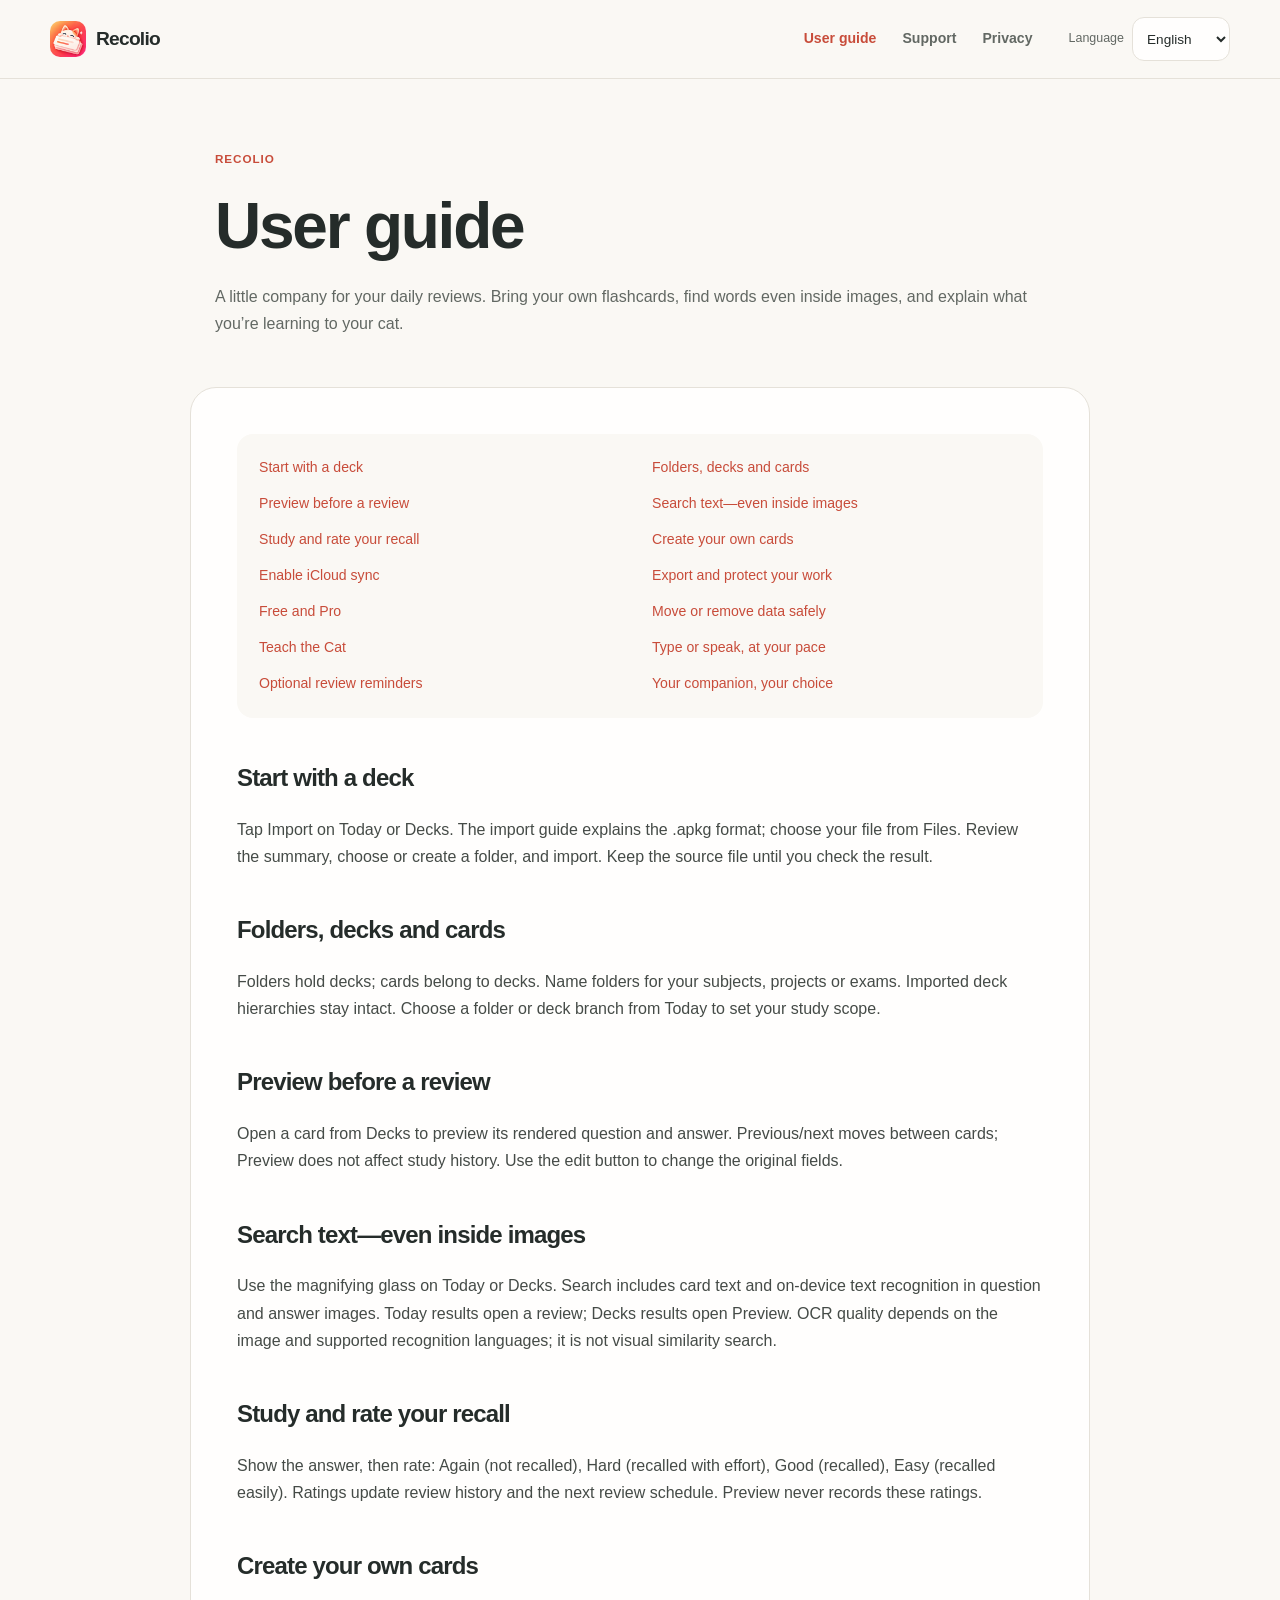
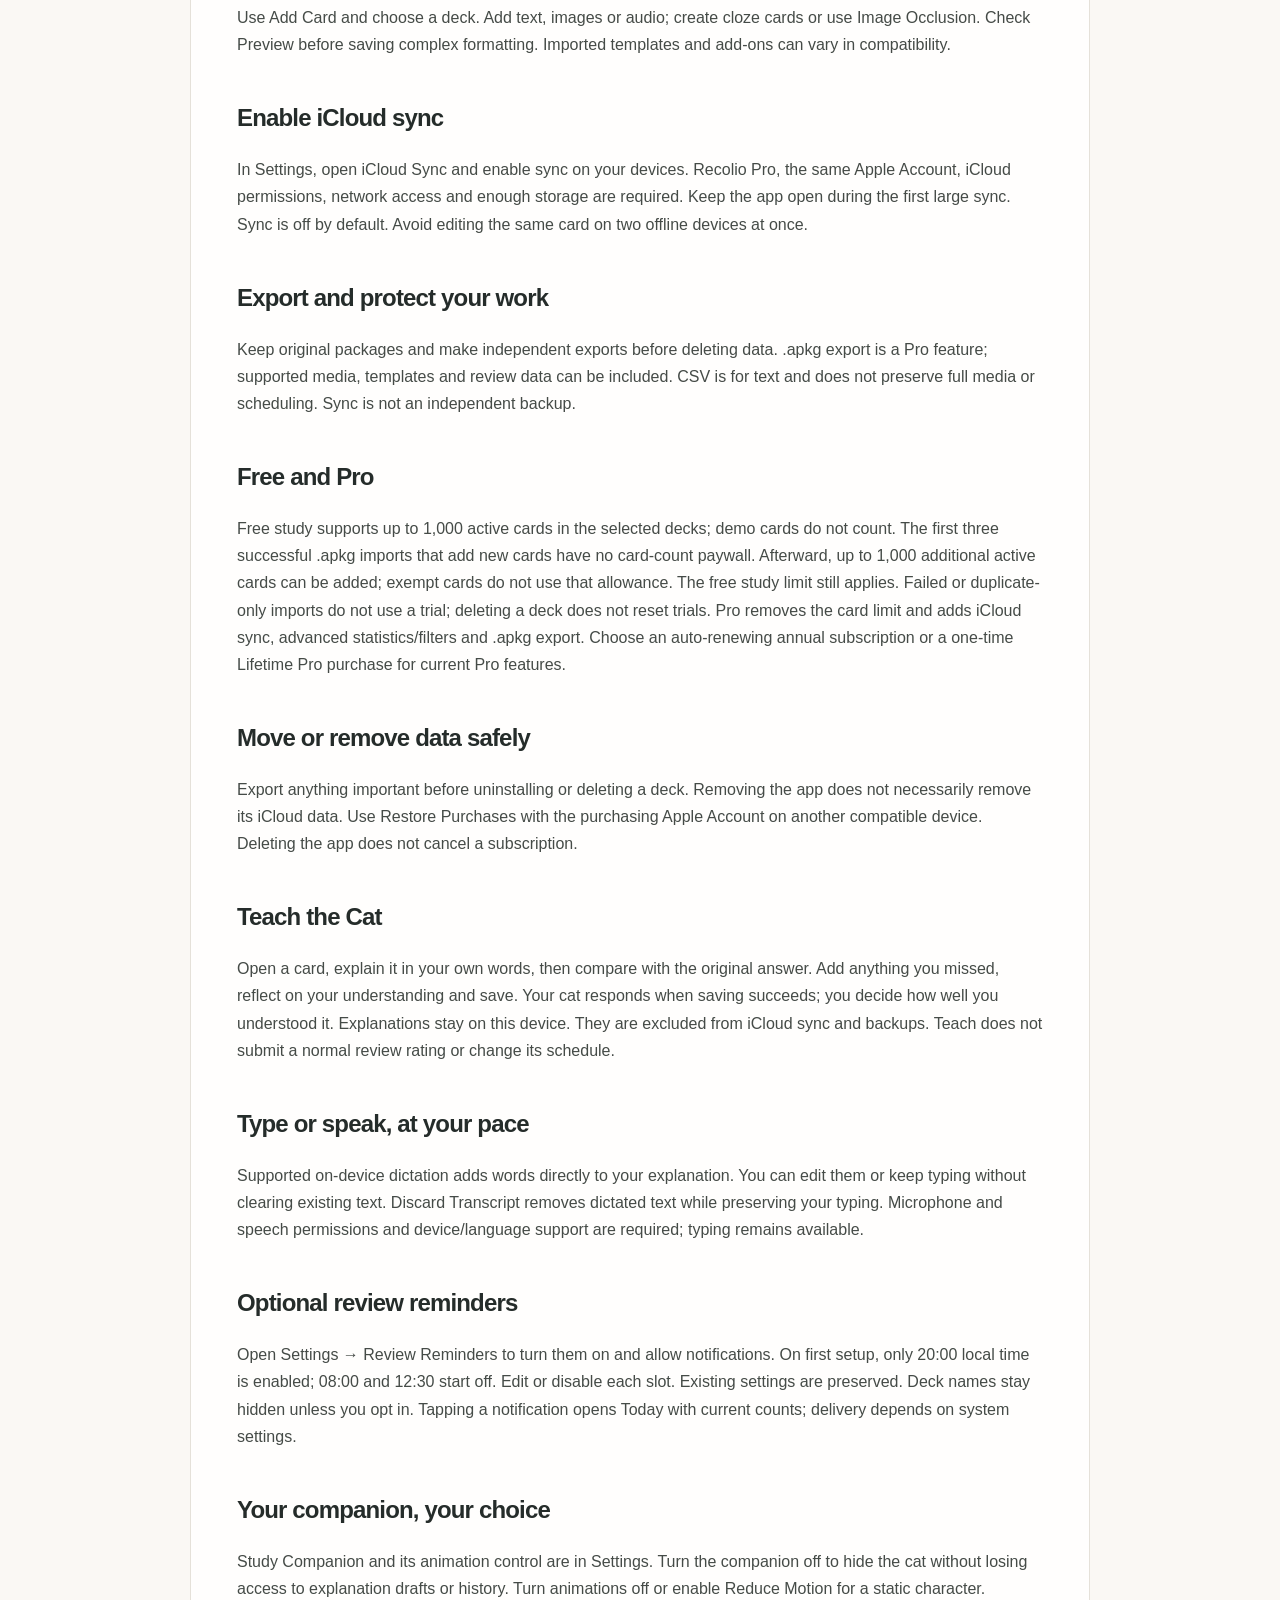
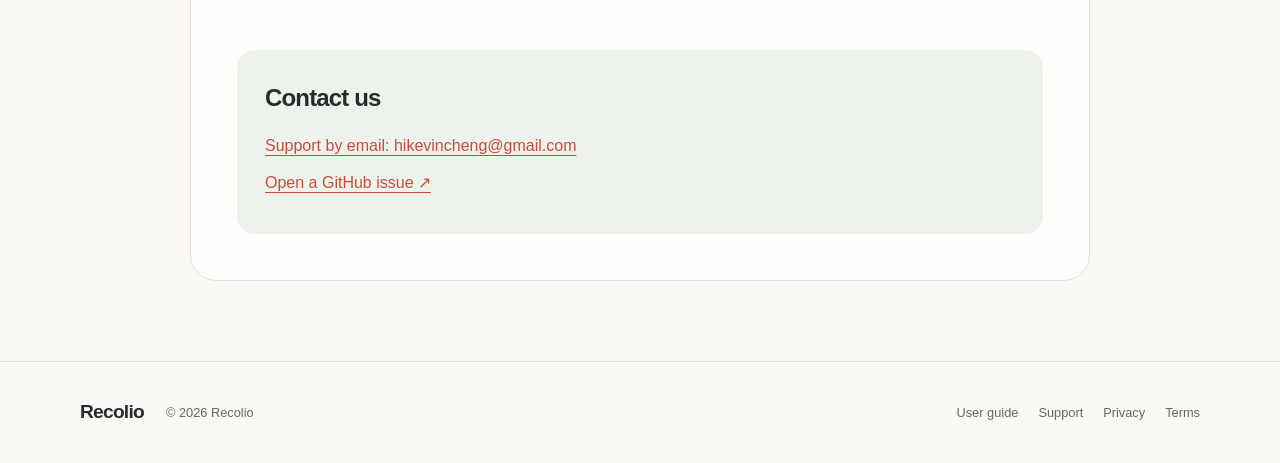
<file: guide.html>
<!doctype html>
<html lang="en" data-language="en"><head><meta charset="utf-8"><script src="assets/site.js?v=20261107-companion"></script><meta name="viewport" content="width=device-width, initial-scale=1"><meta name="description" content="A little company for your daily reviews. Bring your own flashcards, find words even inside images, and explain what you’re learning to your cat."><link rel="alternate" hreflang="en" href="https://kevincy.github.io/Recolio-support/guide.html?lang=en"><link rel="alternate" hreflang="zh-Hans" href="https://kevincy.github.io/Recolio-support/guide.html?lang=zh-Hans"><link rel="alternate" hreflang="ja" href="https://kevincy.github.io/Recolio-support/guide.html?lang=ja"><link rel="alternate" hreflang="ko" href="https://kevincy.github.io/Recolio-support/guide.html?lang=ko"><link rel="alternate" hreflang="es" href="https://kevincy.github.io/Recolio-support/guide.html?lang=es"><link rel="alternate" hreflang="zh-Hant" href="https://kevincy.github.io/Recolio-support/guide.html?lang=zh-Hant"><meta name="theme-color" content="#faf8f4"><title>Recolio — User guide</title><link rel="icon" href="assets/app-icon.png"><link rel="stylesheet" href="assets/styles.css?v=20261107-companion"></head><body><header class="site-header"><div class="nav"><a class="brand" href="index.html"><img src="assets/app-icon.png" width="36" height="36" alt="">Recolio</a><nav class="nav-links"><a href="guide.html" aria-current="page"><span data-locale="en">User guide</span><span data-locale="zh-Hans">使用手册</span><span data-locale="ja">使い方</span><span data-locale="ko">사용 가이드</span><span data-locale="es">Guía</span><span data-locale="zh-Hant">使用手冊</span></a><a href="support.html"><span data-locale="en">Support</span><span data-locale="zh-Hans">支持</span><span data-locale="ja">サポート</span><span data-locale="ko">지원</span><span data-locale="es">Ayuda</span><span data-locale="zh-Hant">支援</span></a><a href="privacy.html"><span data-locale="en">Privacy</span><span data-locale="zh-Hans">隐私</span><span data-locale="ja">プライバシー</span><span data-locale="ko">개인정보</span><span data-locale="es">Privacidad</span><span data-locale="zh-Hant">隱私</span></a></nav><label class="language-picker"><span data-locale="en">Language</span><span data-locale="zh-Hans">语言</span><span data-locale="ja">言語</span><span data-locale="ko">언어</span><span data-locale="es">Idioma</span><span data-locale="zh-Hant">語言</span><select id="language" name="language"><option value="en">English</option><option value="zh-Hans">简体中文</option><option value="ja">日本語</option><option value="ko">한국어</option><option value="es">Español</option><option value="zh-Hant">繁體中文</option></select></label></div></header><main><div data-locale="en" data-title="Recolio — User guide" data-description="A little company for your daily reviews. Bring your own flashcards, find words even inside images, and explain what you’re learning to your cat."><header class="page-hero"><p class="eyebrow">Recolio</p><h1>User guide</h1><p>A little company for your daily reviews. Bring your own flashcards, find words even inside images, and explain what you’re learning to your cat.</p></header><article class="document"><nav class="toc"><a href="#en-start">Start with a deck</a><a href="#en-structure">Folders, decks and cards</a><a href="#en-preview">Preview before a review</a><a href="#en-search">Search text—even inside images</a><a href="#en-review">Study and rate your recall</a><a href="#en-edit">Create your own cards</a><a href="#en-sync">Enable iCloud sync</a><a href="#en-export">Export and protect your work</a><a href="#en-pro">Free and Pro</a><a href="#en-safety">Move or remove data safely</a><a href="#en-teach">Teach the Cat</a><a href="#en-dictation">Type or speak, at your pace</a><a href="#en-reminders">Optional review reminders</a><a href="#en-companion">Your companion, your choice</a></nav><span id="en-import" class="anchor"></span><h2 id="en-start">Start with a deck</h2><p>Tap Import on Today or Decks. The import guide explains the .apkg format; choose your file from Files. Review the summary, choose or create a folder, and import. Keep the source file until you check the result.</p><h2 id="en-structure">Folders, decks and cards</h2><p>Folders hold decks; cards belong to decks. Name folders for your subjects, projects or exams. Imported deck hierarchies stay intact. Choose a folder or deck branch from Today to set your study scope.</p><h2 id="en-preview">Preview before a review</h2><p>Open a card from Decks to preview its rendered question and answer. Previous/next moves between cards; Preview does not affect study history. Use the edit button to change the original fields.</p><span id="en-browser" class="anchor"></span><h2 id="en-search">Search text—even inside images</h2><p>Use the magnifying glass on Today or Decks. Search includes card text and on-device text recognition in question and answer images. Today results open a review; Decks results open Preview. OCR quality depends on the image and supported recognition languages; it is not visual similarity search.</p><span id="en-study" class="anchor"></span><span id="en-fsrs" class="anchor"></span><h2 id="en-review">Study and rate your recall</h2><p>Show the answer, then rate: Again (not recalled), Hard (recalled with effort), Good (recalled), Easy (recalled easily). Ratings update review history and the next review schedule. Preview never records these ratings.</p><h2 id="en-edit">Create your own cards</h2><p>Use Add Card and choose a deck. Add text, images or audio; create cloze cards or use Image Occlusion. Check Preview before saving complex formatting. Imported templates and add-ons can vary in compatibility.</p><h2 id="en-sync">Enable iCloud sync</h2><p>In Settings, open iCloud Sync and enable sync on your devices. Recolio Pro, the same Apple Account, iCloud permissions, network access and enough storage are required. Keep the app open during the first large sync. Sync is off by default. Avoid editing the same card on two offline devices at once.</p><h2 id="en-export">Export and protect your work</h2><p>Keep original packages and make independent exports before deleting data. .apkg export is a Pro feature; supported media, templates and review data can be included. CSV is for text and does not preserve full media or scheduling. Sync is not an independent backup.</p><h2 id="en-pro">Free and Pro</h2><p>Free study supports up to 1,000 active cards in the selected decks; demo cards do not count. The first three successful .apkg imports that add new cards have no card-count paywall. Afterward, up to 1,000 additional active cards can be added; exempt cards do not use that allowance. The free study limit still applies. Failed or duplicate-only imports do not use a trial; deleting a deck does not reset trials. Pro removes the card limit and adds iCloud sync, advanced statistics/filters and .apkg export. Choose an auto-renewing annual subscription or a one-time Lifetime Pro purchase for current Pro features.</p><h2 id="en-safety">Move or remove data safely</h2><p>Export anything important before uninstalling or deleting a deck. Removing the app does not necessarily remove its iCloud data. Use Restore Purchases with the purchasing Apple Account on another compatible device. Deleting the app does not cancel a subscription.</p><h2 id="en-teach">Teach the Cat</h2><p>Open a card, explain it in your own words, then compare with the original answer. Add anything you missed, reflect on your understanding and save. Your cat responds when saving succeeds; you decide how well you understood it. Explanations stay on this device. They are excluded from iCloud sync and backups. Teach does not submit a normal review rating or change its schedule.</p><h2 id="en-dictation">Type or speak, at your pace</h2><p>Supported on-device dictation adds words directly to your explanation. You can edit them or keep typing without clearing existing text. Discard Transcript removes dictated text while preserving your typing. Microphone and speech permissions and device/language support are required; typing remains available.</p><h2 id="en-reminders">Optional review reminders</h2><p>Open Settings → Review Reminders to turn them on and allow notifications. On first setup, only 20:00 local time is enabled; 08:00 and 12:30 start off. Edit or disable each slot. Existing settings are preserved. Deck names stay hidden unless you opt in. Tapping a notification opens Today with current counts; delivery depends on system settings.</p><h2 id="en-companion">Your companion, your choice</h2><p>Study Companion and its animation control are in Settings. Turn the companion off to hide the cat without losing access to explanation drafts or history. Turn animations off or enable Reduce Motion for a static character.</p><div class="contact-box"><h2>Contact us</h2><p><a href="mailto:hikevincheng@gmail.com">Support by email: hikevincheng@gmail.com</a></p><p><a href="https://github.com/kevincy/Recolio-support/issues/new">Open a GitHub issue ↗</a></p></div></article></div><div data-locale="zh-Hans" data-title="Recolio — 使用手册" data-description="让每天的复习多一点陪伴。导入自己的卡片，搜索图片中的文字，也把学到的内容讲给猫咪听。"><header class="page-hero"><p class="eyebrow">Recolio</p><h1>使用手册</h1><p>让每天的复习多一点陪伴。导入自己的卡片，搜索图片中的文字，也把学到的内容讲给猫咪听。</p></header><article class="document"><nav class="toc"><a href="#zh-Hans-start">从导入牌组开始</a><a href="#zh-Hans-structure">文件夹、牌组与卡片</a><a href="#zh-Hans-preview">复习前先预览</a><a href="#zh-Hans-search">搜索文字，也能搜索图片中的文字</a><a href="#zh-Hans-review">学习并评价回忆情况</a><a href="#zh-Hans-edit">制作自己的卡片</a><a href="#zh-Hans-sync">开启 iCloud 同步</a><a href="#zh-Hans-export">导出与保管资料</a><a href="#zh-Hans-pro">免费版与 Pro</a><a href="#zh-Hans-safety">安全转移或删除数据</a><a href="#zh-Hans-teach">讲给猫咪听</a><a href="#zh-Hans-dictation">打字或说话，按你的节奏</a><a href="#zh-Hans-reminders">按需开启复习提醒</a><a href="#zh-Hans-companion">陪伴方式，由你决定</a></nav><span id="zh-start" class="anchor"></span><span id="zh-Hans-import" class="anchor"></span><h2 id="zh-Hans-start">从导入牌组开始</h2><p>点击 Today 或 Decks 上的导入按钮，先查看 .apkg 导入引导，再从“文件”选择牌组。确认摘要，选择或创建文件夹后导入。核对导入结果前，请保留原文件。</p><span id="zh-structure" class="anchor"></span><h2 id="zh-Hans-structure">文件夹、牌组与卡片</h2><p>文件夹用于整理牌组，卡片属于牌组。按科目、项目或考试为文件夹命名，导入的牌组层级保持原样。在 Today 选择文件夹或牌组分支，确定学习范围。</p><span id="zh-preview" class="anchor"></span><h2 id="zh-Hans-preview">复习前先预览</h2><p>从 Decks 打开卡片，预览实际呈现的正面和答案，切换上一张或下一张。预览不会影响学习历史；点击编辑按钮才会进入原始字段编辑。</p><span id="zh-search" class="anchor"></span><span id="zh-Hans-browser" class="anchor"></span><h2 id="zh-Hans-search">搜索文字，也能搜索图片中的文字</h2><p>点击 Today 或 Decks 的放大镜。搜索范围包括卡片文字及正反面图片经设备端识别的文字。Today 结果进入复习，Decks 结果进入预览。识别效果取决于图片和支持的语言，并不是按图片相似度搜索。</p><span id="zh-review" class="anchor"></span><span id="zh-Hans-study" class="anchor"></span><span id="zh-Hans-fsrs" class="anchor"></span><h2 id="zh-Hans-review">学习并评价回忆情况</h2><p>查看答案后选择 Again（未回忆出）、Hard（费力回忆出）、Good（正常回忆出）或 Easy（轻松回忆出）。评分会记录学习历史并更新下次复习时间；预览不会记录评分。</p><span id="zh-edit" class="anchor"></span><h2 id="zh-Hans-edit">制作自己的卡片</h2><p>在 Add Card 选择目标牌组，加入文字、图片或音频，制作 Cloze 挖空卡或图片遮挡卡。复杂排版保存前先预览。导入模板和插件的兼容性可能有所不同。</p><span id="zh-sync" class="anchor"></span><h2 id="zh-Hans-sync">开启 iCloud 同步</h2><p>在设置中进入 iCloud 同步，并在各设备开启。需要 Pro、相同 Apple 账户、iCloud 权限、网络和足够空间。首次大型同步时保持 App 打开。同步默认关闭，尽量不要在两台离线设备同时修改同一卡片。</p><span id="zh-export" class="anchor"></span><h2 id="zh-Hans-export">导出与保管资料</h2><p>保留原始牌组文件，删除数据前另行导出备份。.apkg 导出需要 Pro，可包含支持的媒体、模板和复习数据。CSV 用于文字，不保留完整媒体或调度。同步不能代替独立备份。</p><span id="zh-pro" class="anchor"></span><h2 id="zh-Hans-pro">免费版与 Pro</h2><p>免费学习支持所选牌组中最多 1,000 张有效卡片，演示卡不计入。前三次成功且新增卡片的 .apkg 导入不设卡片数量付费限制；之后可新增最多 1,000 张有效卡片，前三次豁免的卡片不占此额度。免费学习仍受 1,000 张限制。失败或仅更新重复内容不消耗次数，删除牌组不会重置次数。Pro 取消卡片数量限制，增加 iCloud 同步、高级统计/筛选及 .apkg 导出；可选择自动续订的年订阅或一次性购买的 Lifetime Pro，解锁当前 Pro 功能。</p><span id="zh-safety" class="anchor"></span><h2 id="zh-Hans-safety">安全转移或删除数据</h2><p>卸载或删除牌组前先导出重要资料。删除 App 不一定删除 iCloud 数据。换兼容设备后，使用购买所用 Apple 账户恢复购买。删除 App 不会取消订阅。</p><span id="zh-teach" class="anchor"></span><h2 id="zh-Hans-teach">讲给猫咪听</h2><p>打开卡片，用自己的话解释，再对照原卡答案。补上遗漏，自评理解程度并保存。猫咪在保存成功后回应；内容是否讲清楚，由你自己判断。 讲解仅保存在本机，不参与 iCloud 同步，也不包含在备份中。讲解不会提交正常复习评分或改变复习计划。</p><span id="zh-dictation" class="anchor"></span><h2 id="zh-Hans-dictation">打字或说话，按你的节奏</h2><p>设备支持时，端侧听写会把文字直接填入讲解框。你可以编辑，也可继续打字，已有内容不会被清空。“丢弃转写”会移除听写内容并保留手动输入。听写需要麦克风、语音识别权限及设备和语言支持；始终可以改用打字。</p><span id="zh-reminders" class="anchor"></span><h2 id="zh-Hans-reminders">按需开启复习提醒</h2><p>在设置 → 复习提醒中主动开启并允许通知。首次设置只启用本地时间 20:00；08:00 和 12:30 默认关闭。每个时段都可修改或关闭，已有设置会保留。牌组名默认隐藏，主动开启后才显示。点击通知进入 Today 并读取当前数量；送达受系统设置影响。</p><span id="zh-companion" class="anchor"></span><h2 id="zh-Hans-companion">陪伴方式，由你决定</h2><p>在设置中管理学习陪伴及其动画。关闭陪伴会隐藏猫咪，但草稿和讲解历史仍可访问。关闭动画或开启系统“减少动态效果”时，角色静止显示。</p><div class="contact-box"><h2>联系我们</h2><p><a href="mailto:hikevincheng@gmail.com">邮件支持: hikevincheng@gmail.com</a></p><p><a href="https://github.com/kevincy/Recolio-support/issues/new">创建 GitHub Issue ↗</a></p></div></article></div><div data-locale="ja" data-title="Recolio — 使い方" data-description="毎日の復習に、小さな相棒を。自分のカードを取り込み、画像の中の文字で探して、学んだことを猫に説明してみましょう。"><header class="page-hero"><p class="eyebrow">Recolio</p><h1>使い方</h1><p>毎日の復習に、小さな相棒を。自分のカードを取り込み、画像の中の文字で探して、学んだことを猫に説明してみましょう。</p></header><article class="document"><nav class="toc"><a href="#ja-start">デッキを読み込む</a><a href="#ja-structure">フォルダ・デッキ・カード</a><a href="#ja-preview">復習前にプレビュー</a><a href="#ja-search">画像の中の文字も検索</a><a href="#ja-review">思い出せた度合いを評価</a><a href="#ja-edit">自分のカードを作る</a><a href="#ja-sync">iCloud 同期を有効にする</a><a href="#ja-export">書き出して大切な教材を守る</a><a href="#ja-pro">無料版と Pro</a><a href="#ja-safety">安全に移行・削除する</a><a href="#ja-teach">猫に教える</a><a href="#ja-dictation">入力でも、音声でも</a><a href="#ja-reminders">復習リマインダーは必要なときに</a><a href="#ja-companion">相棒との過ごし方も、自分で</a></nav><span id="ja-import" class="anchor"></span><h2 id="ja-start">デッキを読み込む</h2><p>Today または Decks の読み込みボタンから .apkg の案内を開き、「ファイル」でデッキを選択します。概要を確認し、フォルダを選ぶか作成して読み込みます。結果を確認するまで元のファイルを残してください。</p><h2 id="ja-structure">フォルダ・デッキ・カード</h2><p>フォルダにはデッキを入れ、カードはデッキに属します。科目・課題・試験などで整理できます。読み込んだデッキの階層は保持されます。Today でフォルダやデッキの枝を選び、学習範囲を決めます。</p><h2 id="ja-preview">復習前にプレビュー</h2><p>Decks からカードを開き、表面と答えの実際の表示を確認できます。前後のカードにも移動できます。プレビューは学習履歴を変えません。元のフィールドを変更する場合は編集ボタンを押します。</p><span id="ja-browser" class="anchor"></span><h2 id="ja-search">画像の中の文字も検索</h2><p>Today または Decks の虫眼鏡を使います。本文と、表裏の画像からデバイス上で認識した文字を検索します。Today の結果は復習、Decks の結果はプレビューへ進みます。認識精度は画像と対応言語に依存し、画像の類似検索ではありません。</p><span id="ja-study" class="anchor"></span><span id="ja-fsrs" class="anchor"></span><h2 id="ja-review">思い出せた度合いを評価</h2><p>答えを表示し、Again（思い出せなかった）、Hard（苦労して思い出せた）、Good（思い出せた）、Easy（簡単に思い出せた）から選びます。評価で履歴と次回の予定が更新されます。プレビューでは評価を記録しません。</p><h2 id="ja-edit">自分のカードを作る</h2><p>Add Card で保存先デッキを選び、文字・画像・音声を追加します。穴埋めカードや画像の一部を隠すカードも作れます。複雑な書式は保存前にプレビューしてください。読み込んだテンプレートや拡張機能の互換性は異なる場合があります。</p><h2 id="ja-sync">iCloud 同期を有効にする</h2><p>設定の iCloud 同期を各デバイスで有効にします。Pro、同じ Apple Account、iCloud の許可、通信環境、十分な空き容量が必要です。初回の大量同期中はアプリを開いておいてください。初期設定はオフです。オフラインの複数端末で同じカードを同時に編集しないでください。</p><h2 id="ja-export">書き出して大切な教材を守る</h2><p>元のファイルを残し、削除前に別の書き出しコピーを保管します。.apkg 書き出しは Pro 機能で、対応するメディア・テンプレート・復習データを含められます。CSV はテキスト向けで、メディアや予定を完全には保持しません。同期は独立したバックアップの代わりにはなりません。</p><h2 id="ja-pro">無料版と Pro</h2><p>無料の学習は選択したデッキの有効なカード 1,000 枚までで、デモカードは対象外です。新規カードを追加する最初の 3 回の .apkg 読み込みは、カード枚数による課金制限がありません。その後は最大 1,000 枚を追加でき、最初の 3 回の対象カードはその枠を消費しません。無料の学習上限は引き続き適用されます。失敗や重複のみの更新は回数を消費せず、デッキを削除しても回数は戻りません。Pro は枚数制限を解除し、iCloud 同期・高度な統計や絞り込み・.apkg 書き出しを追加します。自動更新の年間サブスクリプションか、現在の Pro 機能を対象とする Lifetime Pro の 1 回払いを選べます。</p><h2 id="ja-safety">安全に移行・削除する</h2><p>アンインストールやデッキ削除の前に重要な教材を書き出してください。アプリを削除しても iCloud データが削除されるとは限りません。別の対応デバイスでは購入した Apple Account で購入を復元します。アプリの削除でサブスクリプションは解約されません。</p><h2 id="ja-teach">猫に教える</h2><p>カードを開き、自分の言葉で説明してから元の答えと見比べます。足りない点を補い、理解度を振り返って保存。保存が完了すると猫が反応します。内容を理解できたかは、自分で判断します。 説明はこの端末だけに保存され、iCloud 同期やバックアップには含まれません。通常の復習評価や復習予定は変更しません。</p><h2 id="ja-dictation">入力でも、音声でも</h2><p>対応端末では、端末内の音声認識で説明欄に文字が直接入ります。編集したり、入力済みの内容を残して続けて入力できます。文字起こしを破棄すると音声入力分が削除され、手入力は残ります。マイク・音声認識の許可と端末・言語の対応が必要です。文字入力も使えます。</p><h2 id="ja-reminders">復習リマインダーは必要なときに</h2><p>設定 → 復習リマインダーで有効にし、通知を許可します。初回設定では現地時間 20:00 のみ有効で、08:00 と 12:30 は無効です。時間帯ごとに変更・無効化でき、既存の設定は保持されます。デッキ名は初期状態で非表示です。通知を開くと Today で現在の件数を再確認します。配信はシステム設定に左右されます。</p><h2 id="ja-companion">相棒との過ごし方も、自分で</h2><p>設定で学習パートナーとアニメーションを管理できます。猫を非表示にしても説明の下書きや履歴は開けます。アニメーションをオフにするか、システムの「視差効果を減らす」を有効にすると静止表示になります。</p><div class="contact-box"><h2>お問い合わせ</h2><p><a href="mailto:hikevincheng@gmail.com">メールで問い合わせる: hikevincheng@gmail.com</a></p><p><a href="https://github.com/kevincy/Recolio-support/issues/new">GitHub Issue を作成 ↗</a></p></div></article></div><div data-locale="ko" data-title="Recolio — 사용 가이드" data-description="매일의 복습에 작은 친구를 더하세요. 내 카드를 가져오고, 이미지 속 글자로 검색하고, 배운 내용을 고양이에게 설명해 보세요."><header class="page-hero"><p class="eyebrow">Recolio</p><h1>사용 가이드</h1><p>매일의 복습에 작은 친구를 더하세요. 내 카드를 가져오고, 이미지 속 글자로 검색하고, 배운 내용을 고양이에게 설명해 보세요.</p></header><article class="document"><nav class="toc"><a href="#ko-start">덱 가져오기부터 시작하기</a><a href="#ko-structure">폴더, 덱, 카드</a><a href="#ko-preview">복습 전에 미리 보기</a><a href="#ko-search">이미지 속 글자까지 검색하기</a><a href="#ko-review">학습하고 기억 상태 평가하기</a><a href="#ko-edit">직접 카드 만들기</a><a href="#ko-sync">iCloud 동기화 켜기</a><a href="#ko-export">내보내기와 자료 보관</a><a href="#ko-pro">무료와 Pro</a><a href="#ko-safety">안전하게 이동하거나 삭제하기</a><a href="#ko-teach">고양이에게 가르치기</a><a href="#ko-dictation">입력도 말하기도 내 속도로</a><a href="#ko-reminders">필요할 때 켜는 복습 알림</a><a href="#ko-companion">함께하는 방식도 내 선택으로</a></nav><span id="ko-import" class="anchor"></span><h2 id="ko-start">덱 가져오기부터 시작하기</h2><p>Today 또는 Decks의 가져오기 버튼을 누르고 .apkg 안내를 확인한 뒤 파일 앱에서 덱을 선택하세요. 요약을 확인하고 폴더를 고르거나 만든 다음 가져오세요. 결과를 확인할 때까지 원본 파일을 보관하세요.</p><h2 id="ko-structure">폴더, 덱, 카드</h2><p>폴더에는 덱이 들어가고 카드는 덱에 속해요. 과목, 프로젝트, 시험별로 폴더 이름을 정할 수 있어요. 가져온 덱의 계층은 유지돼요. Today에서 폴더나 덱의 하위 구조를 선택해 학습 범위를 정하세요.</p><h2 id="ko-preview">복습 전에 미리 보기</h2><p>Decks에서 카드를 열어 실제 앞면과 답안을 확인하고 이전·다음 카드로 이동하세요. 미리 보기는 학습 기록에 영향을 주지 않아요. 원본 필드를 수정하려면 편집 버튼을 누르세요.</p><span id="ko-browser" class="anchor"></span><h2 id="ko-search">이미지 속 글자까지 검색하기</h2><p>Today 또는 Decks의 돋보기를 사용하세요. 카드 본문과 앞·뒷면 이미지에서 기기 내에서 인식한 글자를 검색해요. Today의 결과는 복습으로, Decks의 결과는 미리 보기로 열려요. 인식 품질은 이미지와 지원 언어에 따라 달라지며, 비슷한 이미지를 찾는 기능은 아니에요.</p><span id="ko-study" class="anchor"></span><span id="ko-fsrs" class="anchor"></span><h2 id="ko-review">학습하고 기억 상태 평가하기</h2><p>답안을 확인한 뒤 Again(못 떠올림), Hard(어렵게 떠올림), Good(떠올림), Easy(쉽게 떠올림) 중 하나를 선택하세요. 평가는 학습 기록과 다음 복습 일정에 반영돼요. 미리 보기에서는 평가가 기록되지 않아요.</p><h2 id="ko-edit">직접 카드 만들기</h2><p>Add Card에서 덱을 고르고 텍스트·이미지·오디오를 더하세요. Cloze 빈칸 카드와 이미지 가리기 카드도 만들 수 있어요. 복잡한 서식은 저장 전에 미리 확인하세요. 가져온 템플릿과 추가 기능은 호환성이 다를 수 있어요.</p><h2 id="ko-sync">iCloud 동기화 켜기</h2><p>각 기기의 설정에서 iCloud 동기화를 켜세요. Pro, 같은 Apple 계정, iCloud 권한, 네트워크, 충분한 저장 공간이 필요해요. 처음 대량 동기화할 때는 앱을 열어 두세요. 동기화는 기본적으로 꺼져 있어요. 오프라인 상태의 두 기기에서 같은 카드를 동시에 수정하지 마세요.</p><h2 id="ko-export">내보내기와 자료 보관</h2><p>원본 파일을 보관하고 데이터를 지우기 전에 별도로 내보내세요. .apkg 내보내기는 Pro 기능이며 지원되는 미디어·템플릿·복습 데이터를 포함할 수 있어요. CSV는 텍스트용으로 미디어나 복습 일정을 완전히 보존하지 않아요. 동기화는 별도의 백업을 대신하지 않아요.</p><h2 id="ko-pro">무료와 Pro</h2><p>무료 학습은 선택한 덱의 활성 카드 1,000장까지 지원하며 데모 카드는 제외돼요. 새 카드를 추가하는 첫 세 번의 성공적인 .apkg 가져오기에는 카드 수에 따른 유료 제한이 없어요. 이후 최대 1,000장의 활성 카드를 추가할 수 있으며 앞선 세 번의 면제 카드는 이 한도를 쓰지 않아요. 무료 학습 한도는 계속 적용돼요. 실패하거나 중복 항목만 업데이트한 경우는 횟수를 쓰지 않으며, 덱을 지워도 횟수는 초기화되지 않아요. Pro는 카드 수 제한을 없애고 iCloud 동기화, 고급 통계/필터, .apkg 내보내기를 제공해요. 자동 갱신 연간 구독 또는 현재 Pro 기능을 위한 일회성 Lifetime Pro 구매를 선택할 수 있어요.</p><h2 id="ko-safety">안전하게 이동하거나 삭제하기</h2><p>앱을 삭제하거나 덱을 지우기 전에 중요한 자료를 내보내세요. 앱 삭제가 iCloud 데이터 삭제를 뜻하지는 않아요. 다른 호환 기기에서는 구매한 Apple 계정으로 구입 항목을 복원하세요. 앱을 지워도 구독은 취소되지 않아요.</p><h2 id="ko-teach">고양이에게 가르치기</h2><p>카드를 열어 내 말로 설명한 뒤 원래 정답과 비교하세요. 빠뜨린 내용을 보충하고 이해도를 돌아본 다음 저장하세요. 저장이 완료되면 고양이가 반응해요. 이해했는지는 내가 직접 판단해요. 설명은 이 기기에만 저장되며 iCloud 동기화와 백업에 포함되지 않아요. 일반 복습 평가를 제출하거나 복습 일정을 바꾸지 않아요.</p><h2 id="ko-dictation">입력도 말하기도 내 속도로</h2><p>지원되는 기기에서는 기기 내 받아쓰기가 설명란에 바로 입력돼요. 기존 내용을 지우지 않고 수정하거나 계속 타이핑할 수 있어요. 받아쓰기 내용 버리기는 음성으로 입력한 부분을 지우고 직접 입력한 내용은 남겨요. 마이크·음성 인식 권한과 기기·언어 지원이 필요하며, 언제든 직접 입력할 수 있어요.</p><h2 id="ko-reminders">필요할 때 켜는 복습 알림</h2><p>설정 → 복습 알림에서 직접 켜고 알림을 허용하세요. 처음 설정할 때는 현지 시간 20:00만 켜지며 08:00과 12:30은 꺼져 있어요. 시간대별로 수정하거나 끌 수 있고 기존 설정은 유지돼요. 덱 이름은 기본적으로 숨겨져 있어요. 알림을 누르면 Today에서 현재 수량을 다시 확인해요. 전달 여부는 시스템 설정의 영향을 받아요.</p><h2 id="ko-companion">함께하는 방식도 내 선택으로</h2><p>설정에서 학습 동반자와 애니메이션을 관리하세요. 고양이를 숨겨도 설명 초안과 기록은 계속 볼 수 있어요. 애니메이션을 끄거나 시스템의 동작 줄이기를 켜면 정적인 캐릭터가 표시돼요.</p><div class="contact-box"><h2>문의하기</h2><p><a href="mailto:hikevincheng@gmail.com">이메일로 문의: hikevincheng@gmail.com</a></p><p><a href="https://github.com/kevincy/Recolio-support/issues/new">GitHub Issue 만들기 ↗</a></p></div></article></div><div data-locale="es" data-title="Recolio — Guía" data-description="Un poco de compañía para tus repasos. Importa tus tarjetas, busca palabras incluso dentro de las imágenes y explícale a tu gato lo que estás aprendiendo."><header class="page-hero"><p class="eyebrow">Recolio</p><h1>Guía</h1><p>Un poco de compañía para tus repasos. Importa tus tarjetas, busca palabras incluso dentro de las imágenes y explícale a tu gato lo que estás aprendiendo.</p></header><article class="document"><nav class="toc"><a href="#es-start">Empieza importando un mazo</a><a href="#es-structure">Carpetas, mazos y tarjetas</a><a href="#es-preview">Explora antes de repasar</a><a href="#es-search">Busca texto, también en imágenes</a><a href="#es-review">Estudia y evalúa tu recuerdo</a><a href="#es-edit">Crea tus tarjetas</a><a href="#es-sync">Activa la sincronización con iCloud</a><a href="#es-export">Exporta y protege tu material</a><a href="#es-pro">Gratis y Pro</a><a href="#es-safety">Traslada o elimina datos con cuidado</a><a href="#es-teach">Enséñale al gato</a><a href="#es-dictation">Escribe o habla a tu ritmo</a><a href="#es-reminders">Recordatorios de repaso opcionales</a><a href="#es-companion">Tú eliges la compañía</a></nav><span id="es-import" class="anchor"></span><h2 id="es-start">Empieza importando un mazo</h2><p>Pulsa Importar en Today o Decks. La guía explica el formato .apkg; elige el archivo en Archivos, revisa el resumen y selecciona o crea una carpeta. Conserva el original hasta comprobar el resultado.</p><h2 id="es-structure">Carpetas, mazos y tarjetas</h2><p>Las carpetas contienen mazos; las tarjetas pertenecen a un mazo. Organiza por materia, proyecto o examen. Se mantienen los niveles de los mazos importados. En Today, elige una carpeta o rama del mazo para definir qué estudiar.</p><h2 id="es-preview">Explora antes de repasar</h2><p>Abre una tarjeta desde Decks para ver su pregunta y respuesta tal como se muestran. Puedes pasar a la anterior o siguiente. La vista previa no cambia el historial. Para modificar los campos originales, pulsa editar.</p><span id="es-browser" class="anchor"></span><h2 id="es-search">Busca texto, también en imágenes</h2><p>Usa la lupa de Today o Decks. La búsqueda incluye texto de las tarjetas y texto reconocido en el dispositivo en las imágenes de pregunta y respuesta. Today abre el repaso; Decks abre la vista previa. La precisión depende de la imagen y de los idiomas compatibles. No es una búsqueda de imágenes similares.</p><span id="es-study" class="anchor"></span><span id="es-fsrs" class="anchor"></span><h2 id="es-review">Estudia y evalúa tu recuerdo</h2><p>Muestra la respuesta y elige Again (no recordaste), Hard (recordaste con esfuerzo), Good (recordaste) o Easy (recordaste fácilmente). La valoración actualiza el historial y el próximo repaso. La vista previa no registra valoraciones.</p><h2 id="es-edit">Crea tus tarjetas</h2><p>En Add Card, elige un mazo y añade texto, imágenes o audio. Crea huecos con Cloze o tapa partes de una imagen. Comprueba la vista previa antes de guardar formatos complejos. La compatibilidad de plantillas y complementos importados puede variar.</p><h2 id="es-sync">Activa la sincronización con iCloud</h2><p>Actívala en los ajustes de cada dispositivo. Necesitas Pro, la misma cuenta de Apple, permiso de iCloud, conexión y espacio suficiente. Mantén abierta la app durante la primera sincronización grande. Está desactivada por defecto. Evita editar la misma tarjeta en dos dispositivos sin conexión a la vez.</p><h2 id="es-export">Exporta y protege tu material</h2><p>Conserva los originales y exporta una copia independiente antes de borrar datos. La exportación .apkg es Pro y puede incluir medios, plantillas y datos de repaso compatibles. CSV sirve para texto y no conserva todos los medios ni la programación. Sincronizar no sustituye una copia de seguridad independiente.</p><h2 id="es-pro">Gratis y Pro</h2><p>El estudio gratuito admite hasta 1.000 tarjetas activas de los mazos seleccionados; las de demostración no cuentan. Las tres primeras importaciones .apkg correctas que añadan tarjetas nuevas no tienen límite de tarjetas de pago. Después puedes añadir hasta 1.000 tarjetas activas adicionales; las exentas no consumen ese cupo. El límite de estudio gratuito sigue aplicándose. Las importaciones fallidas o que solo actualizan duplicados no gastan intentos; borrar mazos no los reinicia. Pro elimina el límite de tarjetas y añade iCloud, estadísticas/filtros avanzados y exportación .apkg. Elige suscripción anual autorrenovable o compra única Lifetime Pro para las funciones Pro actuales.</p><h2 id="es-safety">Traslada o elimina datos con cuidado</h2><p>Exporta lo importante antes de desinstalar o borrar un mazo. Borrar la app no elimina necesariamente los datos de iCloud. En otro dispositivo compatible, restaura las compras con la cuenta de Apple usada para comprar. Borrar la app no cancela la suscripción.</p><h2 id="es-teach">Enséñale al gato</h2><p>Abre una tarjeta, explícala con tus palabras y compárala con la respuesta original. Añade lo que faltaba, valora tu comprensión y guarda. Tu gato reacciona cuando se guarda; tú decides cuánto has entendido. Las explicaciones solo se guardan en este dispositivo. No se incluyen en iCloud ni en las copias de seguridad. Enseñar no envía una valoración de repaso ni modifica su programación.</p><h2 id="es-dictation">Escribe o habla a tu ritmo</h2><p>En dispositivos compatibles, el dictado local añade texto directamente a tu explicación. Puedes corregirlo o seguir escribiendo sin borrar lo anterior. Descartar la transcripción elimina el texto dictado y conserva lo que escribiste. Requiere permisos de micrófono y reconocimiento de voz, además de compatibilidad del dispositivo y el idioma. Siempre puedes escribir.</p><h2 id="es-reminders">Recordatorios de repaso opcionales</h2><p>Actívalos en Ajustes → Recordatorios de repaso y permite las notificaciones. La primera configuración solo activa las 20:00, hora local; las 08:00 y las 12:30 empiezan desactivadas. Puedes editar o desactivar cada horario; se conservan los ajustes existentes. Los nombres de mazos se ocultan por defecto. Al tocar una notificación, Today consulta los recuentos actuales. La entrega depende de los ajustes del sistema.</p><h2 id="es-companion">Tú eliges la compañía</h2><p>Gestiona el compañero de estudio y sus animaciones en Ajustes. Ocultar al gato no impide acceder a borradores e historial de explicaciones. Desactiva las animaciones o activa Reducir movimiento para mostrar un personaje estático.</p><div class="contact-box"><h2>Contacto</h2><p><a href="mailto:hikevincheng@gmail.com">Escribir un correo: hikevincheng@gmail.com</a></p><p><a href="https://github.com/kevincy/Recolio-support/issues/new">Crear incidencia en GitHub ↗</a></p></div></article></div><div data-locale="zh-Hant" data-title="Recolio — 使用手冊" data-description="讓每天的複習多一點陪伴。匯入自己的卡片，搜尋圖片裡的文字，也把學到的內容講給貓咪聽。"><header class="page-hero"><p class="eyebrow">Recolio</p><h1>使用手冊</h1><p>讓每天的複習多一點陪伴。匯入自己的卡片，搜尋圖片裡的文字，也把學到的內容講給貓咪聽。</p></header><article class="document"><nav class="toc"><a href="#zh-Hant-start">從匯入牌組開始</a><a href="#zh-Hant-structure">資料夾、牌組與卡片</a><a href="#zh-Hant-preview">複習前先預覽</a><a href="#zh-Hant-search">搜尋文字，也能搜尋圖片中的文字</a><a href="#zh-Hant-review">學習並評估回想情況</a><a href="#zh-Hant-edit">製作自己的卡片</a><a href="#zh-Hant-sync">開啟 iCloud 同步</a><a href="#zh-Hant-export">匯出與保存教材</a><a href="#zh-Hant-pro">免費版與 Pro</a><a href="#zh-Hant-safety">安全轉移或刪除資料</a><a href="#zh-Hant-teach">講給貓咪聽</a><a href="#zh-Hant-dictation">打字或說話，照你的步調</a><a href="#zh-Hant-reminders">依需要開啟複習提醒</a><a href="#zh-Hant-companion">陪伴方式，由你決定</a></nav><span id="zh-Hant-import" class="anchor"></span><h2 id="zh-Hant-start">從匯入牌組開始</h2><p>點選 Today 或 Decks 的匯入按鈕，先查看 .apkg 匯入引導，再從「檔案」選擇牌組。確認摘要，選擇或建立資料夾後匯入。核對結果前請保留原始檔案。</p><h2 id="zh-Hant-structure">資料夾、牌組與卡片</h2><p>資料夾用來整理牌組，卡片屬於牌組。依科目、專案或考試為資料夾命名，匯入的牌組階層保持原樣。在 Today 選擇資料夾或牌組分支，設定學習範圍。</p><h2 id="zh-Hant-preview">複習前先預覽</h2><p>從 Decks 開啟卡片，預覽實際呈現的正面與答案，切換上一張或下一張。預覽不會影響學習紀錄；點選編輯按鈕才會進入原始欄位編輯。</p><span id="zh-Hant-browser" class="anchor"></span><h2 id="zh-Hant-search">搜尋文字，也能搜尋圖片中的文字</h2><p>點選 Today 或 Decks 的放大鏡。搜尋包含卡片文字及正反面圖片經裝置端辨識的文字。Today 結果進入複習，Decks 結果進入預覽。辨識效果取決於圖片與支援語言，並非以圖片相似度搜尋。</p><span id="zh-Hant-study" class="anchor"></span><span id="zh-Hant-fsrs" class="anchor"></span><h2 id="zh-Hant-review">學習並評估回想情況</h2><p>查看答案後選擇 Again（未能回想）、Hard（費力回想）、Good（正常回想）或 Easy（輕鬆回想）。評分會記錄學習歷史並更新下次複習時間；預覽不會記錄評分。</p><h2 id="zh-Hant-edit">製作自己的卡片</h2><p>在 Add Card 選擇目標牌組，加入文字、圖片或音訊，製作 Cloze 挖空卡或圖片遮擋卡。複雜排版請先預覽再儲存。匯入範本與外掛程式的相容性可能不同。</p><h2 id="zh-Hant-sync">開啟 iCloud 同步</h2><p>在設定中進入 iCloud 同步，並在各裝置開啟。需要 Pro、相同 Apple 帳號、iCloud 權限、網路與足夠空間。首次大型同步時保持 App 開啟。同步預設關閉，盡量避免在兩台離線裝置同時修改同一卡片。</p><h2 id="zh-Hant-export">匯出與保存教材</h2><p>保留原始牌組檔，刪除資料前另行匯出備份。.apkg 匯出需要 Pro，可包含支援的媒體、範本與複習資料。CSV 用於文字，不保留完整媒體或排程。同步無法取代獨立備份。</p><h2 id="zh-Hant-pro">免費版與 Pro</h2><p>免費學習支援所選牌組中最多 1,000 張有效卡片，示範卡不計入。前三次成功且新增卡片的 .apkg 匯入不設卡片數量付費限制；之後可新增最多 1,000 張有效卡片，前三次豁免的卡片不佔此額度。免費學習仍受 1,000 張限制。失敗或僅更新重複內容不消耗次數，刪除牌組不會重設次數。Pro 取消卡片數量限制，加入 iCloud 同步、進階統計/篩選及 .apkg 匯出；可選擇自動續訂的年訂閱或一次性購買 Lifetime Pro，解鎖目前 Pro 功能。</p><h2 id="zh-Hant-safety">安全轉移或刪除資料</h2><p>解除安裝或刪除牌組前，先匯出重要教材。刪除 App 不一定刪除 iCloud 資料。換用相容裝置後，使用購買時的 Apple 帳號回復購買項目。刪除 App 不會取消訂閱。</p><h2 id="zh-Hant-teach">講給貓咪聽</h2><p>打開卡片，用自己的話解釋，再對照原卡答案。補上遺漏，自評理解程度並儲存。貓咪會在儲存成功後回應；內容是否講清楚，由你自己判斷。 解釋僅儲存在本機，不參與 iCloud 同步，也不包含在備份中。解釋不會提交一般複習評分或更改複習排程。</p><h2 id="zh-Hant-dictation">打字或說話，照你的步調</h2><p>裝置支援時，裝置端聽寫會將文字直接填入解釋欄。你可以編輯，也能繼續打字，已有內容不會被清除。「捨棄轉寫」會移除聽寫內容並保留手動輸入。聽寫需要麥克風、語音辨識權限及裝置與語言支援；隨時都能改用打字。</p><h2 id="zh-Hant-reminders">依需要開啟複習提醒</h2><p>在設定 → 複習提醒中主動開啟並允許通知。首次設定只啟用當地時間 20:00；08:00 和 12:30 預設關閉。每個時段皆可修改或關閉，既有設定會保留。牌組名稱預設隱藏，開啟後才顯示。點選通知會進入 Today 並讀取即時數量；送達受系統設定影響。</p><h2 id="zh-Hant-companion">陪伴方式，由你決定</h2><p>在設定中管理學習陪伴及其動畫。關閉陪伴會隱藏貓咪，但草稿與解釋紀錄仍可存取。關閉動畫或開啟系統「減少動態效果」時，角色會靜止顯示。</p><div class="contact-box"><h2>聯絡我們</h2><p><a href="mailto:hikevincheng@gmail.com">電子郵件支援: hikevincheng@gmail.com</a></p><p><a href="https://github.com/kevincy/Recolio-support/issues/new">建立 GitHub Issue ↗</a></p></div></article></div></main><footer class="site-footer"><div class="footer-inner"><a class="brand" href="index.html">Recolio</a><span>© 2026 Recolio</span><nav><a href="guide.html"><span data-locale="en">User guide</span><span data-locale="zh-Hans">使用手册</span><span data-locale="ja">使い方</span><span data-locale="ko">사용 가이드</span><span data-locale="es">Guía</span><span data-locale="zh-Hant">使用手冊</span></a><a href="support.html"><span data-locale="en">Support</span><span data-locale="zh-Hans">支持</span><span data-locale="ja">サポート</span><span data-locale="ko">지원</span><span data-locale="es">Ayuda</span><span data-locale="zh-Hant">支援</span></a><a href="privacy.html"><span data-locale="en">Privacy</span><span data-locale="zh-Hans">隐私</span><span data-locale="ja">プライバシー</span><span data-locale="ko">개인정보</span><span data-locale="es">Privacidad</span><span data-locale="zh-Hant">隱私</span></a><a href="terms.html"><span data-locale="en">Terms</span><span data-locale="zh-Hans">条款</span><span data-locale="ja">利用規約</span><span data-locale="ko">이용약관</span><span data-locale="es">Condiciones</span><span data-locale="zh-Hant">條款</span></a></nav></div></footer></body></html>
</file>
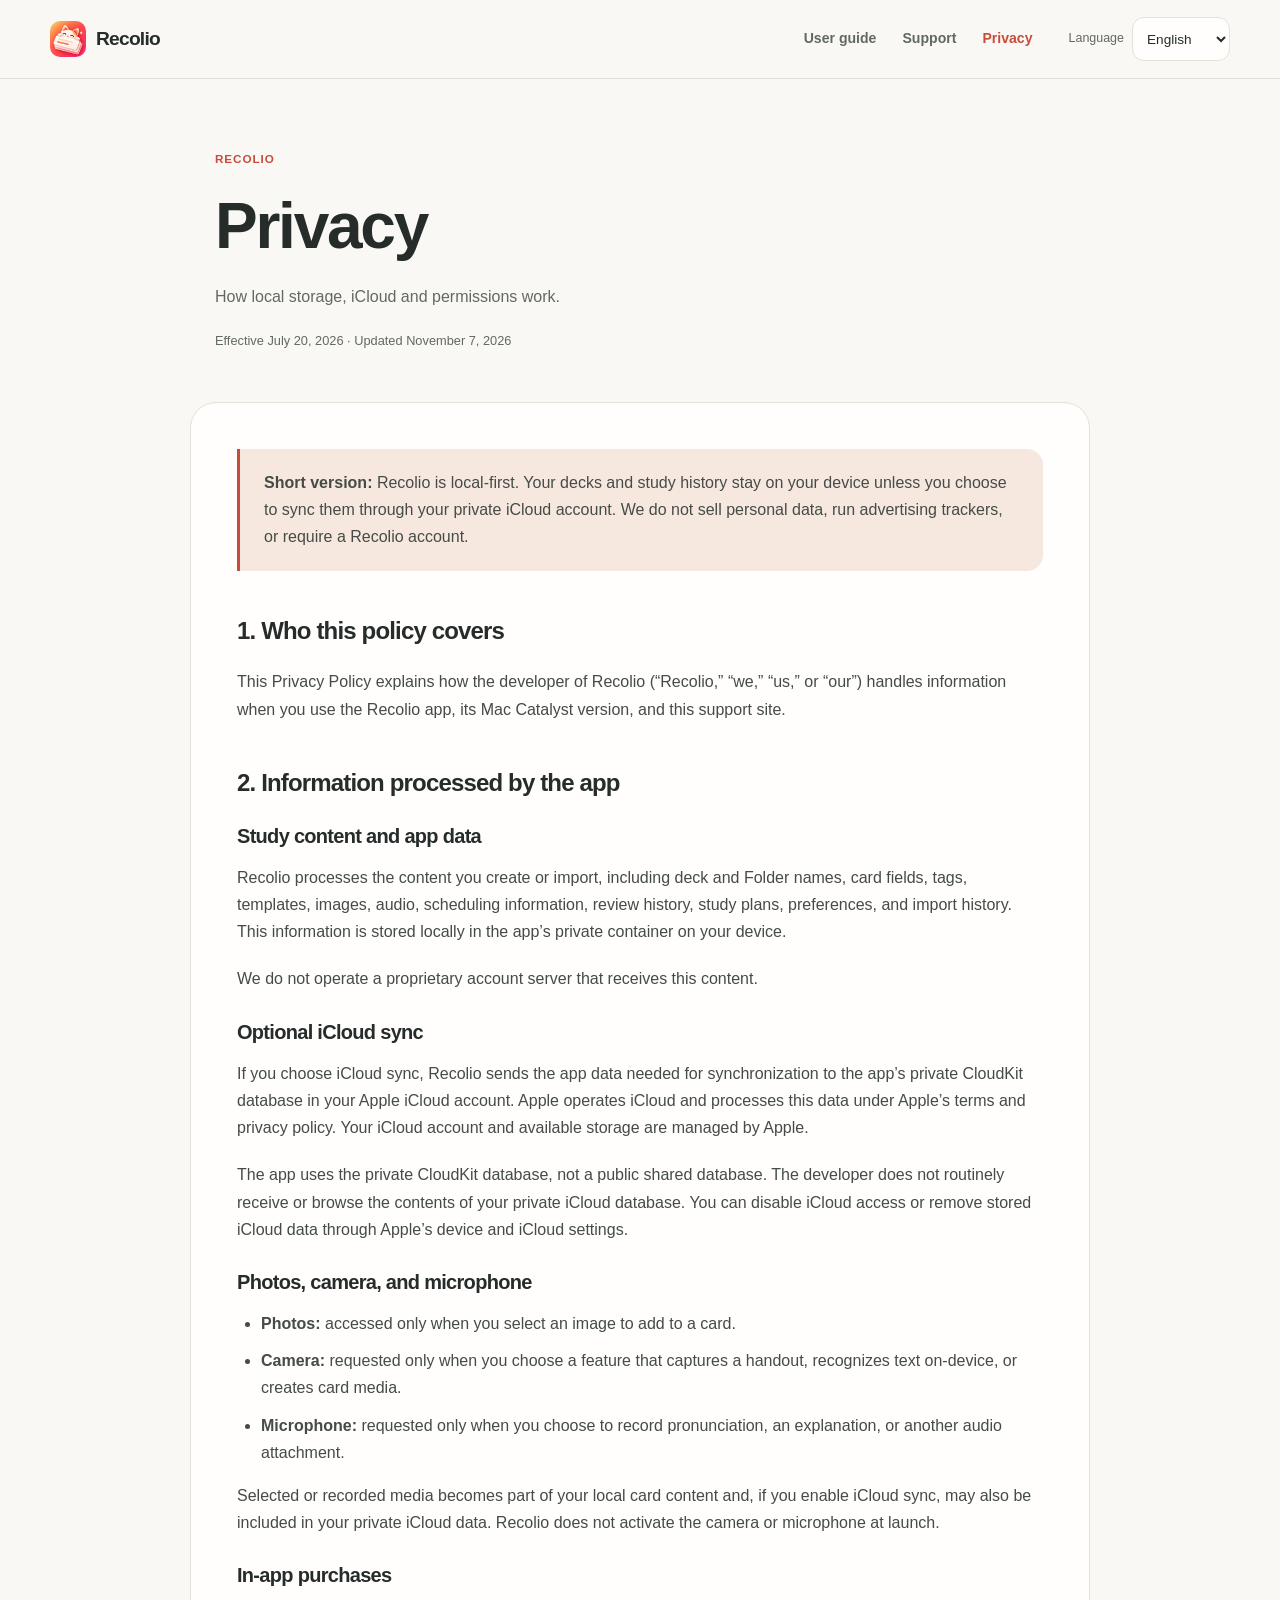
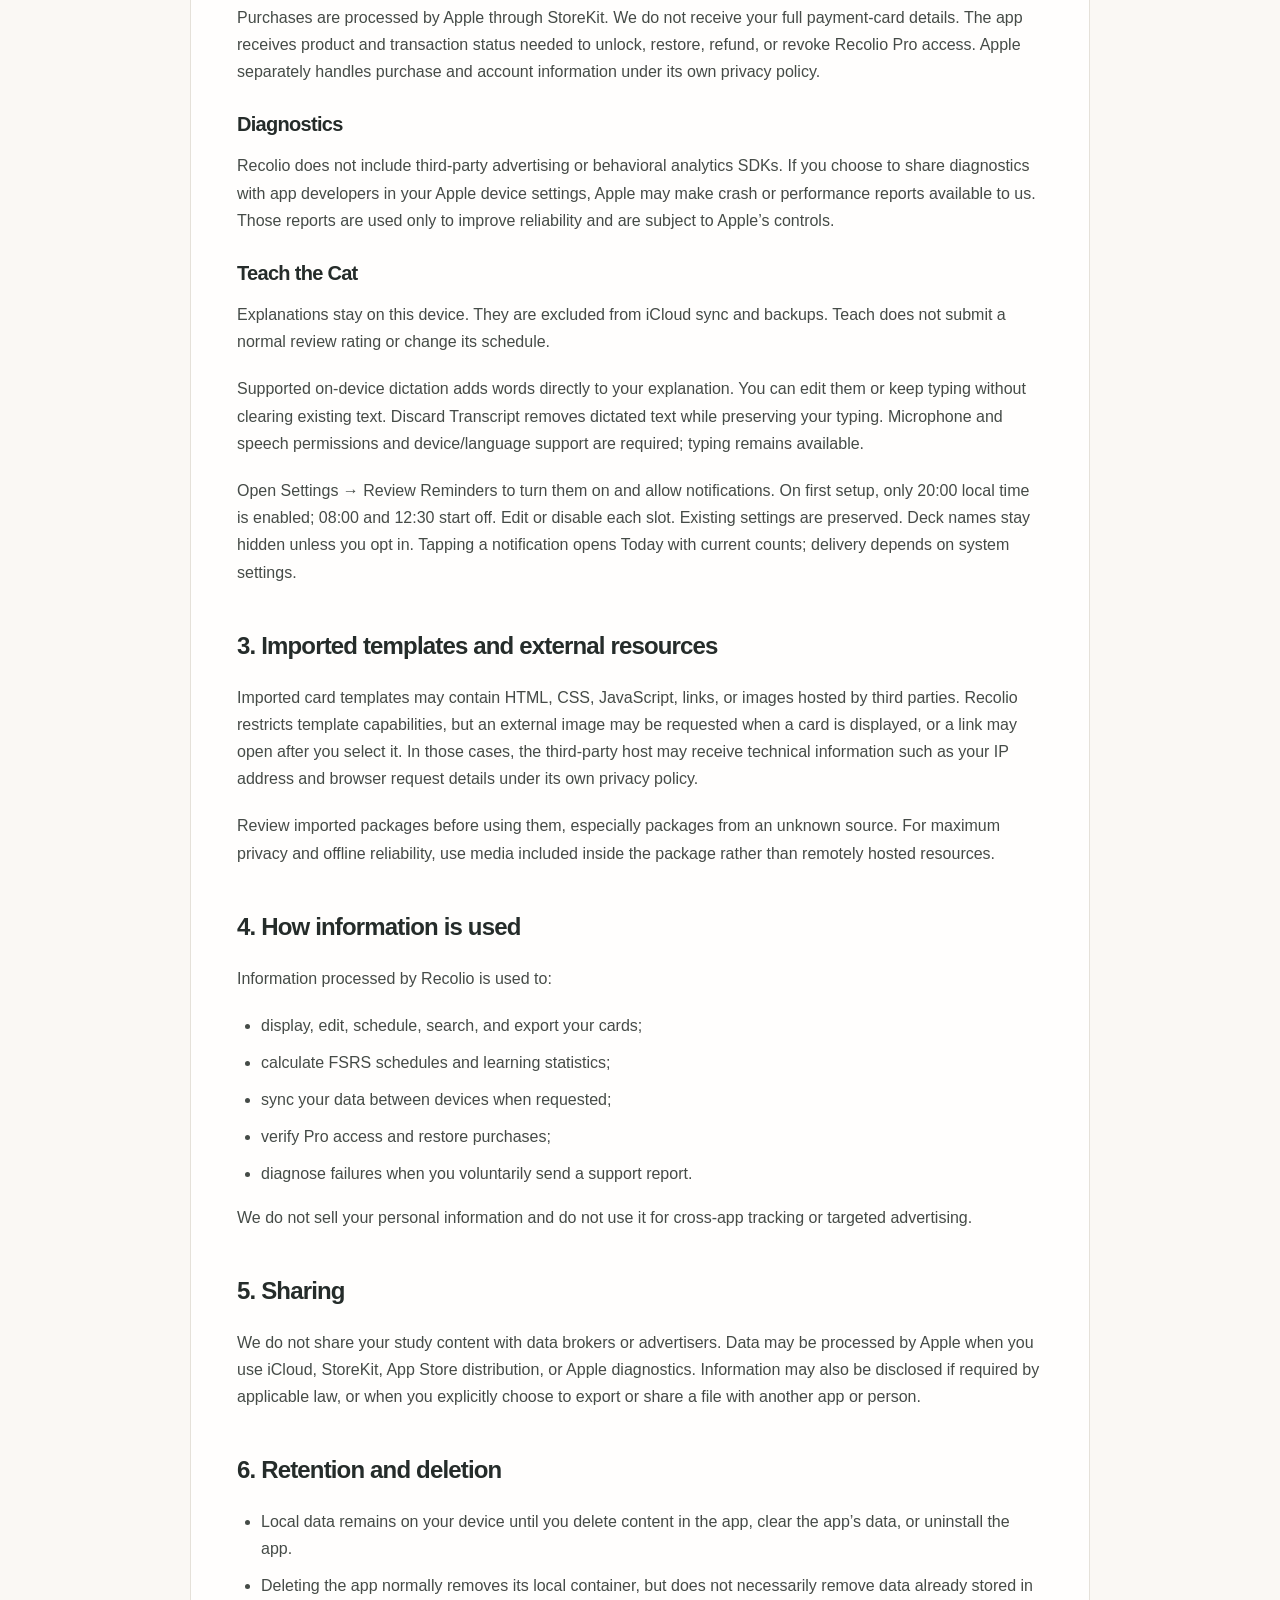
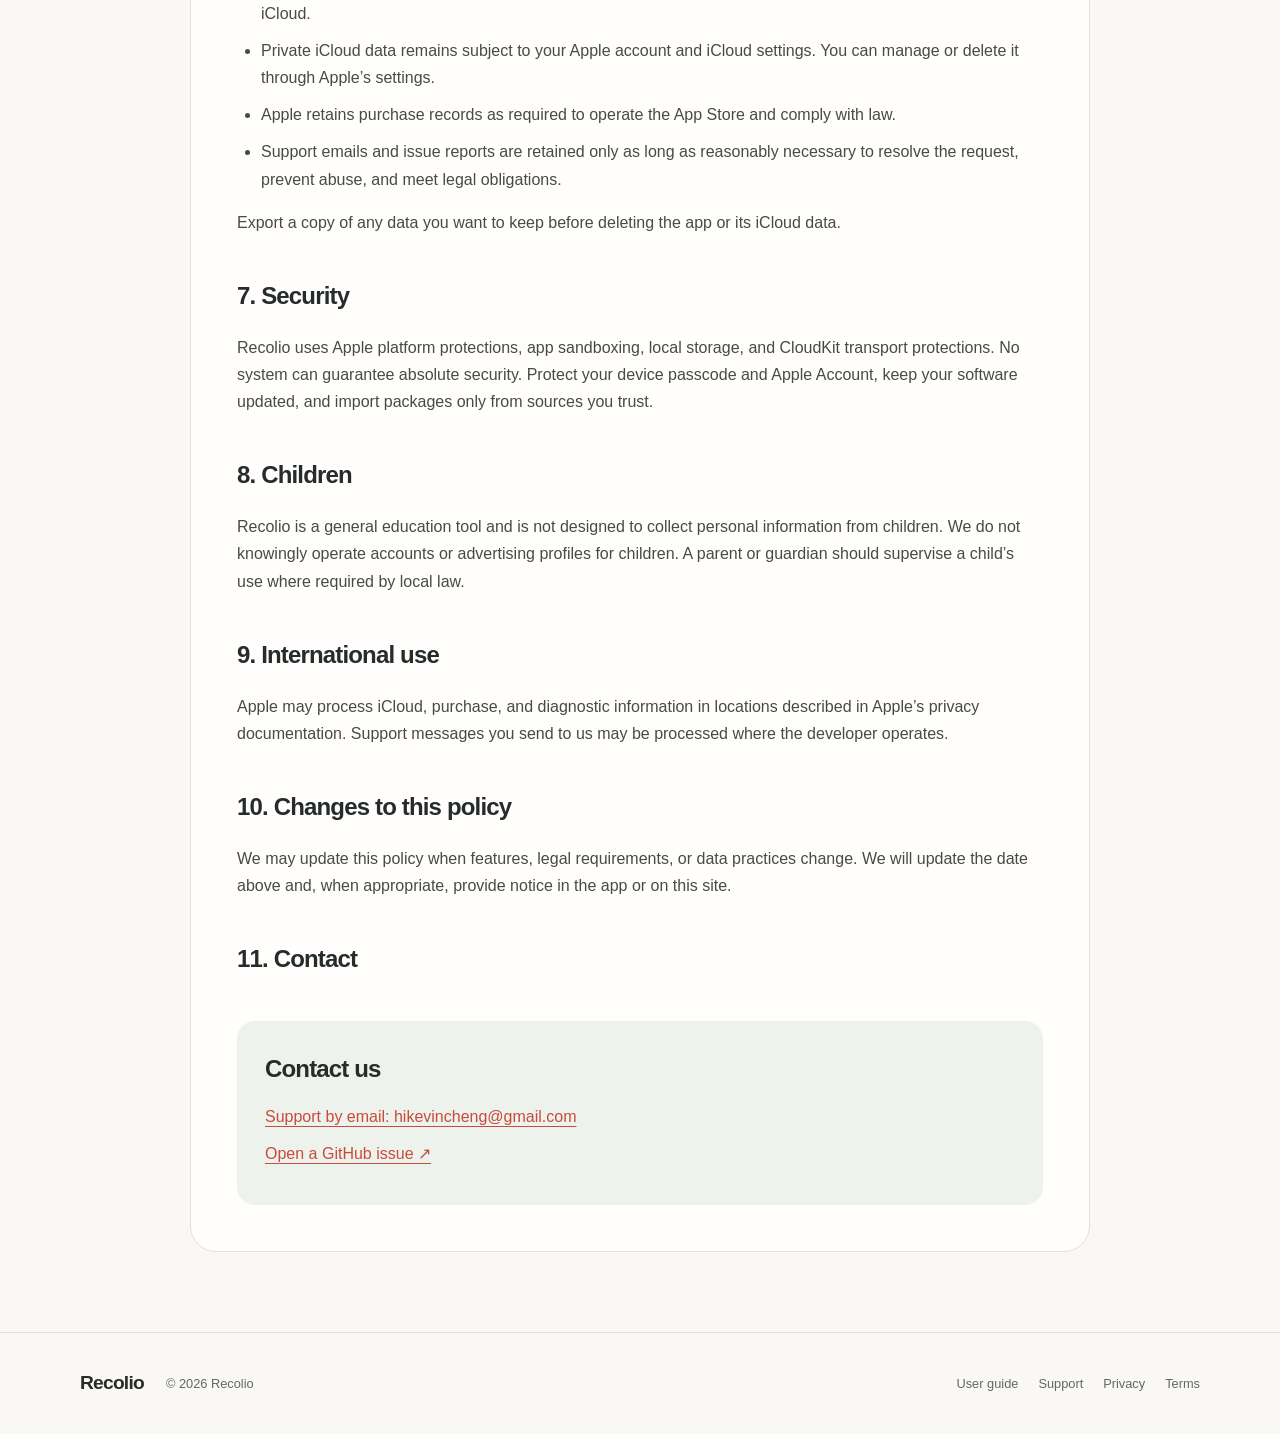
<file: privacy.html>
<!doctype html>
<html lang="en" data-language="en"><head><meta charset="utf-8"><script src="assets/site.js?v=20261107-companion"></script><meta name="viewport" content="width=device-width, initial-scale=1"><meta name="description" content="How local storage, iCloud and permissions work."><link rel="alternate" hreflang="en" href="https://kevincy.github.io/Recolio-support/privacy.html?lang=en"><link rel="alternate" hreflang="zh-Hans" href="https://kevincy.github.io/Recolio-support/privacy.html?lang=zh-Hans"><link rel="alternate" hreflang="ja" href="https://kevincy.github.io/Recolio-support/privacy.html?lang=ja"><link rel="alternate" hreflang="ko" href="https://kevincy.github.io/Recolio-support/privacy.html?lang=ko"><link rel="alternate" hreflang="es" href="https://kevincy.github.io/Recolio-support/privacy.html?lang=es"><link rel="alternate" hreflang="zh-Hant" href="https://kevincy.github.io/Recolio-support/privacy.html?lang=zh-Hant"><meta name="theme-color" content="#faf8f4"><title>Recolio — Privacy</title><link rel="icon" href="assets/app-icon.png"><link rel="stylesheet" href="assets/styles.css?v=20261107-companion"></head><body><header class="site-header"><div class="nav"><a class="brand" href="index.html"><img src="assets/app-icon.png" width="36" height="36" alt="">Recolio</a><nav class="nav-links"><a href="guide.html"><span data-locale="en">User guide</span><span data-locale="zh-Hans">使用手册</span><span data-locale="ja">使い方</span><span data-locale="ko">사용 가이드</span><span data-locale="es">Guía</span><span data-locale="zh-Hant">使用手冊</span></a><a href="support.html"><span data-locale="en">Support</span><span data-locale="zh-Hans">支持</span><span data-locale="ja">サポート</span><span data-locale="ko">지원</span><span data-locale="es">Ayuda</span><span data-locale="zh-Hant">支援</span></a><a href="privacy.html" aria-current="page"><span data-locale="en">Privacy</span><span data-locale="zh-Hans">隐私</span><span data-locale="ja">プライバシー</span><span data-locale="ko">개인정보</span><span data-locale="es">Privacidad</span><span data-locale="zh-Hant">隱私</span></a></nav><label class="language-picker"><span data-locale="en">Language</span><span data-locale="zh-Hans">语言</span><span data-locale="ja">言語</span><span data-locale="ko">언어</span><span data-locale="es">Idioma</span><span data-locale="zh-Hant">語言</span><select id="language" name="language"><option value="en">English</option><option value="zh-Hans">简体中文</option><option value="ja">日本語</option><option value="ko">한국어</option><option value="es">Español</option><option value="zh-Hant">繁體中文</option></select></label></div></header><main><div data-locale="en" data-title="Recolio — Privacy" data-description="How local storage, iCloud and permissions work."><header class="page-hero"><p class="eyebrow">Recolio</p><h1>Privacy</h1><p>How local storage, iCloud and permissions work.</p><p class="meta">Effective July 20, 2026 · Updated November 7, 2026</p></header><article class="document"><div class="callout"><p><strong>Short version:</strong> Recolio is local-first. Your decks and study history stay on your device unless you choose to sync them through your private iCloud account. We do not sell personal data, run advertising trackers, or require a Recolio account.</p></div>

        <h2>1. Who this policy covers</h2>
        <p>This Privacy Policy explains how the developer of Recolio (“Recolio,” “we,” “us,” or “our”) handles information when you use the Recolio app, its Mac Catalyst version, and this support site.</p>

        <h2>2. Information processed by the app</h2>
        <h3>Study content and app data</h3>
        <p>Recolio processes the content you create or import, including deck and Folder names, card fields, tags, templates, images, audio, scheduling information, review history, study plans, preferences, and import history. This information is stored locally in the app’s private container on your device.</p>
        <p>We do not operate a proprietary account server that receives this content.</p>

        <h3>Optional iCloud sync</h3>
        <p>If you choose iCloud sync, Recolio sends the app data needed for synchronization to the app’s private CloudKit database in your Apple iCloud account. Apple operates iCloud and processes this data under Apple’s terms and privacy policy. Your iCloud account and available storage are managed by Apple.</p>
        <p>The app uses the private CloudKit database, not a public shared database. The developer does not routinely receive or browse the contents of your private iCloud database. You can disable iCloud access or remove stored iCloud data through Apple’s device and iCloud settings.</p>

        <h3>Photos, camera, and microphone</h3>
        <ul>
          <li><strong>Photos:</strong> accessed only when you select an image to add to a card.</li>
          <li><strong>Camera:</strong> requested only when you choose a feature that captures a handout, recognizes text on-device, or creates card media.</li>
          <li><strong>Microphone:</strong> requested only when you choose to record pronunciation, an explanation, or another audio attachment.</li>
        </ul>
        <p>Selected or recorded media becomes part of your local card content and, if you enable iCloud sync, may also be included in your private iCloud data. Recolio does not activate the camera or microphone at launch.</p>

        <h3>In-app purchases</h3>
        <p>Purchases are processed by Apple through StoreKit. We do not receive your full payment-card details. The app receives product and transaction status needed to unlock, restore, refund, or revoke Recolio Pro access. Apple separately handles purchase and account information under its own privacy policy.</p>

        <h3>Diagnostics</h3>
        <p>Recolio does not include third-party advertising or behavioral analytics SDKs. If you choose to share diagnostics with app developers in your Apple device settings, Apple may make crash or performance reports available to us. Those reports are used only to improve reliability and are subject to Apple’s controls.</p>

        <h3>Teach the Cat</h3><p>Explanations stay on this device. They are excluded from iCloud sync and backups. Teach does not submit a normal review rating or change its schedule.</p><p>Supported on-device dictation adds words directly to your explanation. You can edit them or keep typing without clearing existing text. Discard Transcript removes dictated text while preserving your typing. Microphone and speech permissions and device/language support are required; typing remains available.</p><p>Open Settings → Review Reminders to turn them on and allow notifications. On first setup, only 20:00 local time is enabled; 08:00 and 12:30 start off. Edit or disable each slot. Existing settings are preserved. Deck names stay hidden unless you opt in. Tapping a notification opens Today with current counts; delivery depends on system settings.</p><h2>3. Imported templates and external resources</h2>
        <p>Imported card templates may contain HTML, CSS, JavaScript, links, or images hosted by third parties. Recolio restricts template capabilities, but an external image may be requested when a card is displayed, or a link may open after you select it. In those cases, the third-party host may receive technical information such as your IP address and browser request details under its own privacy policy.</p>
        <p>Review imported packages before using them, especially packages from an unknown source. For maximum privacy and offline reliability, use media included inside the package rather than remotely hosted resources.</p>

        <h2>4. How information is used</h2>
        <p>Information processed by Recolio is used to:</p>
        <ul>
          <li>display, edit, schedule, search, and export your cards;</li>
          <li>calculate FSRS schedules and learning statistics;</li>
          <li>sync your data between devices when requested;</li>
          <li>verify Pro access and restore purchases;</li>
          <li>diagnose failures when you voluntarily send a support report.</li>
        </ul>
        <p>We do not sell your personal information and do not use it for cross-app tracking or targeted advertising.</p>

        <h2>5. Sharing</h2>
        <p>We do not share your study content with data brokers or advertisers. Data may be processed by Apple when you use iCloud, StoreKit, App Store distribution, or Apple diagnostics. Information may also be disclosed if required by applicable law, or when you explicitly choose to export or share a file with another app or person.</p>

        <h2>6. Retention and deletion</h2>
        <ul>
          <li>Local data remains on your device until you delete content in the app, clear the app’s data, or uninstall the app.</li>
          <li>Deleting the app normally removes its local container, but does not necessarily remove data already stored in iCloud.</li>
          <li>Private iCloud data remains subject to your Apple account and iCloud settings. You can manage or delete it through Apple’s settings.</li>
          <li>Apple retains purchase records as required to operate the App Store and comply with law.</li>
          <li>Support emails and issue reports are retained only as long as reasonably necessary to resolve the request, prevent abuse, and meet legal obligations.</li>
        </ul>
        <p>Export a copy of any data you want to keep before deleting the app or its iCloud data.</p>

        <h2>7. Security</h2>
        <p>Recolio uses Apple platform protections, app sandboxing, local storage, and CloudKit transport protections. No system can guarantee absolute security. Protect your device passcode and Apple Account, keep your software updated, and import packages only from sources you trust.</p>

        <h2>8. Children</h2>
        <p>Recolio is a general education tool and is not designed to collect personal information from children. We do not knowingly operate accounts or advertising profiles for children. A parent or guardian should supervise a child’s use where required by local law.</p>

        <h2>9. International use</h2>
        <p>Apple may process iCloud, purchase, and diagnostic information in locations described in Apple’s privacy documentation. Support messages you send to us may be processed where the developer operates.</p>

        <h2>10. Changes to this policy</h2>
        <p>We may update this policy when features, legal requirements, or data practices change. We will update the date above and, when appropriate, provide notice in the app or on this site.</p>

        <h2>11. Contact</h2>
        <div class="contact-box"><h2>Contact us</h2><p><a href="mailto:hikevincheng@gmail.com">Support by email: hikevincheng@gmail.com</a></p><p><a href="https://github.com/kevincy/Recolio-support/issues/new">Open a GitHub issue ↗</a></p></div></article></div><div data-locale="zh-Hans" data-title="Recolio — 隐私" data-description="了解本地存储、iCloud 与权限。"><header class="page-hero"><p class="eyebrow">Recolio</p><h1>隐私</h1><p>了解本地存储、iCloud 与权限。</p><p class="meta">生效日期：2026 年 7 月 20 日 · 更新日期：2026 年 11 月 7 日</p></header><article class="document"><div class="callout"><p><strong>简要说明：</strong>Recolio 采用本地优先设计。你的牌组和学习历史默认保存在设备上；只有当你主动选择同步时，数据才会进入你自己的私人 iCloud。我们不出售个人数据、不使用广告追踪，也不要求注册 Recolio 账户。</p></div>

        <h2>1. 适用范围</h2>
        <p>本隐私政策说明 Recolio 的开发者（以下称“Recolio”“我们”）在你使用 Recolio iOS App、Mac Catalyst 版本及本支持网站时如何处理信息。</p>

        <h2>2. App 处理的信息</h2>
        <h3>学习内容和 App 数据</h3>
        <p>Recolio 会处理你创建或导入的内容，包括牌组与文件夹名称、卡片字段、标签、模板、图片、音频、调度信息、复习历史、学习计划、偏好设置和导入历史。这些信息保存在设备上 App 的私有容器内。</p>
        <p>我们没有用于接收上述学习内容的自建账户服务器。</p>

        <h3>可选的 iCloud 同步</h3>
        <p>当你选择 iCloud 同步时，Recolio 会将同步所需的 App 数据发送到你 Apple iCloud 账户中属于本 App 的私人 CloudKit 数据库。iCloud 由 Apple 运营，Apple 根据其条款和隐私政策处理相关数据；iCloud 账户和存储空间由 Apple 管理。</p>
        <p>App 使用私人 CloudKit 数据库，而不是公开共享数据库。开发者通常无法接收或浏览你私人 iCloud 数据库中的内容。你可以在 Apple 设备及 iCloud 设置中停用 App 的 iCloud 权限或删除相应的 iCloud 数据。</p>

        <h3>照片、相机和麦克风</h3>
        <ul>
          <li><strong>照片：</strong>仅当你主动选择图片添加到卡片时访问。</li>
          <li><strong>相机：</strong>仅当你选择拍摄资料、在设备上识别文字或创建卡片媒体时请求。</li>
          <li><strong>麦克风：</strong>仅当你选择录制发音、讲解或其他音频附件时请求。</li>
        </ul>
        <p>选取或录制的媒体会成为你的本地卡片内容；若开启 iCloud 同步，也可能包含在你的私人 iCloud 数据中。Recolio 不会在启动时自动开启相机或麦克风。</p>

        <h3>App 内购买</h3>
        <p>购买由 Apple 通过 StoreKit 处理。我们不会收到完整的银行卡资料。App 会接收解锁、恢复、退款或撤销 Recolio Pro 权益所需的产品和交易状态。购买及 Apple 账户信息由 Apple 根据其隐私政策另行处理。</p>

        <h3>诊断信息</h3>
        <p>Recolio 不包含第三方广告或行为分析 SDK。若你在 Apple 设备设置中选择与开发者共享诊断数据，Apple 可能向我们提供崩溃或性能报告。这些报告仅用于提高可靠性，并受 Apple 的相关设置控制。</p>

        <h3>讲给猫咪听</h3><p>讲解仅保存在本机，不参与 iCloud 同步，也不包含在备份中。讲解不会提交正常复习评分或改变复习计划。</p><p>设备支持时，端侧听写会把文字直接填入讲解框。你可以编辑，也可继续打字，已有内容不会被清空。“丢弃转写”会移除听写内容并保留手动输入。听写需要麦克风、语音识别权限及设备和语言支持；始终可以改用打字。</p><p>在设置 → 复习提醒中主动开启并允许通知。首次设置只启用本地时间 20:00；08:00 和 12:30 默认关闭。每个时段都可修改或关闭，已有设置会保留。牌组名默认隐藏，主动开启后才显示。点击通知进入 Today 并读取当前数量；送达受系统设置影响。</p><h2>3. 导入模板和外部资源</h2>
        <p>导入的卡片模板可能包含 HTML、CSS、JavaScript、链接或第三方托管的图片。Recolio 会限制模板能力，但卡片显示时可能请求外部图片，或在你点击后打开链接。此时第三方服务可能依据其隐私政策收到 IP 地址和请求信息等技术数据。</p>
        <p>请检查导入的牌组，尤其是来源不明的文件。为了获得更好的隐私和离线可靠性，建议使用打包在 .apkg 内的媒体，而不是远程资源。</p>

        <h2>4. 信息用途</h2>
        <p>Recolio 处理信息的用途包括：</p>
        <ul>
          <li>显示、编辑、调度、搜索和导出卡片；</li>
          <li>计算 FSRS 调度和学习统计；</li>
          <li>按你的要求在设备之间同步；</li>
          <li>验证 Pro 权益和恢复购买；</li>
          <li>在你主动发送支持报告时诊断问题。</li>
        </ul>
        <p>我们不出售个人信息，也不会将其用于跨 App 追踪或定向广告。</p>

        <h2>5. 信息共享</h2>
        <p>我们不会将学习内容提供给数据经纪商或广告商。使用 iCloud、StoreKit、App Store 分发或 Apple 诊断时，Apple 可能处理相关数据。法律要求时，或当你主动导出并与其他 App 或人员分享文件时，信息也可能被披露。</p>

        <h2>6. 保留与删除</h2>
        <ul>
          <li>本地数据会保留在设备上，直到你在 App 中删除内容、清除 App 数据或卸载 App。</li>
          <li>卸载 App 通常会删除其本地容器，但不一定会删除已经保存在 iCloud 中的数据。</li>
          <li>私人 iCloud 数据受 Apple 账户及 iCloud 设置管理，你可以通过 Apple 设置进行管理或删除。</li>
          <li>Apple 会根据运营 App Store 和法律合规需要保留购买记录。</li>
          <li>支持邮件和问题报告仅在解决问题、防止滥用及履行法律义务所需的合理期限内保留。</li>
        </ul>
        <p>删除 App 或 iCloud 数据前，请先导出你希望保留的内容。</p>

        <h2>7. 安全</h2>
        <p>Recolio 使用 Apple 平台安全机制、App 沙盒、本地存储和 CloudKit 传输保护。任何系统都无法保证绝对安全。请保护好设备密码和 Apple 账户、及时更新软件，并只导入可信来源的文件。</p>

        <h2>8. 儿童隐私</h2>
        <p>Recolio 是通用教育工具，不以收集儿童个人信息为目的。我们不会故意为儿童建立账户或广告画像。当地法律要求时，儿童应在父母或监护人指导下使用。</p>

        <h2>9. 跨境处理</h2>
        <p>Apple 可能在其隐私文件说明的地区处理 iCloud、购买和诊断信息。你主动发送的支持消息可能在开发者所在地处理。</p>

        <h2>10. 政策变更</h2>
        <p>功能、法律要求或数据处理方式发生变化时，我们可能更新本政策。我们会更新页面顶部日期，并在适当情况下通过 App 或本网站通知。</p>

        <h2>11. 联系我们</h2>
        <div class="contact-box"><h2>联系我们</h2><p><a href="mailto:hikevincheng@gmail.com">邮件支持: hikevincheng@gmail.com</a></p><p><a href="https://github.com/kevincy/Recolio-support/issues/new">创建 GitHub Issue ↗</a></p></div></article></div><div data-locale="ja" data-title="Recolio — プライバシー" data-description="ローカル保存、iCloud、アクセス権について。"><header class="page-hero"><p class="eyebrow">Recolio</p><h1>プライバシー</h1><p>ローカル保存、iCloud、アクセス権について。</p><p class="meta">施行：2026年7月20日 · 更新：2026年11月7日</p></header><article class="document"><div class="callout"><p>Recolio はローカル優先です。デッキと学習履歴は、利用者が iCloud 同期を選ばない限りデバイスに保存されます。個人データの販売、広告トラッキング、Recolio アカウントの登録要求は行いません。</p></div>
<h2>1. 適用範囲</h2>
<p>本ポリシーは、Recolio アプリ、Mac Catalyst 版および本サポートサイトの利用に際して、開発者が情報をどのように扱うかを説明します。</p>
<h2>2. アプリが処理する情報</h2>
<p>作成・読み込みしたデッキやフォルダの名前、カードのフィールド、タグ、テンプレート、画像、音声、復習予定、履歴、学習計画、設定、読み込み履歴を処理し、デバイス上のアプリ専用領域に保存します。これらを受け取る独自アカウントサーバーは運営していません。</p>
<p>任意の iCloud 同期を選ぶと、同期に必要なデータを利用者の Apple iCloud アカウント内の非公開 CloudKit データベースに送ります。公開共有データベースではありません。Apple が自社の規約とプライバシーポリシーに基づき iCloud と保存容量を管理します。開発者が通常その内容を受け取ったり閲覧したりすることはありません。アクセスの無効化や保存データの削除は Apple のデバイス・iCloud 設定から管理できます。</p>
<p>写真はカードに追加する画像を選んだときだけ使用します。カメラは資料撮影、デバイス上の文字認識、カード用メディア作成を選んだときだけ要求します。マイクは発音や説明などの音声を録音するときだけ要求します。選択・録音したメディアはローカルのカード内容となり、同期を有効にした場合は非公開 iCloud データにも含まれます。起動時にカメラやマイクを自動で有効にはしません。</p>
<p>購入は Apple の StoreKit で処理します。開発者は支払カード情報の全体を受け取りません。アプリは Pro の解除・復元・返金・取り消しに必要な商品および取引状態を受け取ります。購入とアカウントの情報は Apple が自社のポリシーで扱います。</p>
<p>第三者の広告・行動分析 SDK は含めていません。利用者が Apple の設定で診断情報の共有を選んだ場合、Apple からクラッシュ・性能レポートが提供されることがあります。信頼性改善にのみ用い、Apple の管理に従います。</p>
<h3>猫に教える</h3><p>説明はこの端末だけに保存され、iCloud 同期やバックアップには含まれません。通常の復習評価や復習予定は変更しません。</p><p>対応端末では、端末内の音声認識で説明欄に文字が直接入ります。編集したり、入力済みの内容を残して続けて入力できます。文字起こしを破棄すると音声入力分が削除され、手入力は残ります。マイク・音声認識の許可と端末・言語の対応が必要です。文字入力も使えます。</p><p>設定 → 復習リマインダーで有効にし、通知を許可します。初回設定では現地時間 20:00 のみ有効で、08:00 と 12:30 は無効です。時間帯ごとに変更・無効化でき、既存の設定は保持されます。デッキ名は初期状態で非表示です。通知を開くと Today で現在の件数を再確認します。配信はシステム設定に左右されます。</p><h2>3. 読み込んだテンプレートと外部リソース</h2>
<p>テンプレートには HTML、CSS、JavaScript、リンク、外部サーバー上の画像が含まれる場合があります。テンプレートの機能は制限していますが、カード表示時に外部画像を要求したり、選択したリンクを開いたりすることがあります。その際、接続先は独自のポリシーに従って IP アドレスやリクエスト情報を受け取る場合があります。</p>
<p>特に出所不明のパッケージは使用前に確認してください。プライバシーとオフライン利用のため、外部リソースよりパッケージ内のメディアを推奨します。</p>
<h2>4. 情報の利用目的</h2>
<p>カードの表示・編集・予定設定・検索・書き出し、FSRS の計算と統計、希望したデバイス間同期、Pro の確認と購入の復元、任意で送られた問い合わせの原因調査に利用します。個人情報を販売せず、アプリ横断の追跡やターゲティング広告に使用しません。</p>
<h2>5. 情報の共有</h2>
<p>学習内容をデータ仲介業者や広告主に共有しません。iCloud、StoreKit、App Store 配信、診断を利用すると Apple が情報を処理することがあります。法律で必要な場合、または利用者が他のアプリや人へ書き出し・共有した場合にも情報が開示されることがあります。</p>
<h2>6. 保存期間と削除</h2>
<p>ローカルデータは内容の削除、アプリデータの消去、アンインストールまで残ります。アプリを削除すると通常ローカル領域は削除されますが、既存の iCloud データは必ずしも削除されません。非公開 iCloud データは Apple アカウントと iCloud 設定から管理・削除できます。</p>
<p>Apple は App Store 運営と法令遵守に必要な購入記録を保管します。問い合わせメール・報告は解決、不正防止、法的義務に合理的に必要な期間だけ保管します。アプリや iCloud データを削除する前に、残したい内容を書き出してください。</p>
<h2>7. セキュリティ</h2>
<p>Apple プラットフォームの保護、サンドボックス、ローカル保存、CloudKit の通信保護を利用します。絶対的な安全性は保証できません。端末のパスコードと Apple Account を守り、ソフトウェアを更新し、信頼できる資料だけを読み込んでください。</p>
<h2>8. 子どもの利用</h2>
<p>一般的な教育ツールであり、子どもの個人情報収集を目的としていません。子どものアカウントや広告プロファイルを意図的に運営しません。法令により必要な場合は保護者が利用を監督してください。</p>
<h2>9. 国際的な利用</h2>
<p>Apple は同社のプライバシー文書に記載された地域で iCloud・購入・診断情報を処理する場合があります。問い合わせは開発者の活動地域で処理される場合があります。</p>
<h2>10. ポリシーの変更</h2>
<p>機能、法的要件、データ処理の変更に応じて改定する場合があります。上部の日付を更新し、必要に応じてアプリや本サイトで通知します。</p>
<h2>11. お問い合わせ</h2>
<p>プライバシーやデータに関する質問は、下記のメールまたはサポート窓口までお寄せください。</p><div class="contact-box"><h2>お問い合わせ</h2><p><a href="mailto:hikevincheng@gmail.com">メールで問い合わせる: hikevincheng@gmail.com</a></p><p><a href="https://github.com/kevincy/Recolio-support/issues/new">GitHub Issue を作成 ↗</a></p></div></article></div><div data-locale="ko" data-title="Recolio — 개인정보" data-description="로컬 저장, iCloud, 권한 안내."><header class="page-hero"><p class="eyebrow">Recolio</p><h1>개인정보</h1><p>로컬 저장, iCloud, 권한 안내.</p><p class="meta">시행일: 2026년 7월 20일 · 수정일: 2026년 11월 7일</p></header><article class="document"><div class="callout"><p>Recolio는 로컬 우선 앱이에요. 사용자가 iCloud 동기화를 선택하지 않으면 덱과 학습 기록은 기기에 저장돼요. 개인정보를 판매하거나 광고 추적을 하지 않으며 Recolio 계정 가입도 요구하지 않아요.</p></div>
<h2>1. 적용 범위</h2>
<p>이 정책은 Recolio 앱, Mac Catalyst 버전과 지원 웹사이트를 사용할 때 개발자가 정보를 처리하는 방법을 설명합니다.</p>
<h2>2. 앱이 처리하는 정보</h2>
<p>생성하거나 가져온 덱·폴더 이름, 카드 필드, 태그, 템플릿, 이미지, 오디오, 복습 일정과 기록, 학습 계획, 설정 및 가져오기 기록을 처리하며 기기의 앱 전용 저장 공간에 보관합니다. 이 내용을 받는 별도의 자체 계정 서버는 운영하지 않습니다.</p>
<p>선택적으로 iCloud 동기화를 켜면 필요한 앱 데이터를 사용자의 Apple iCloud 계정에 있는 비공개 CloudKit 데이터베이스로 전송합니다. 공개 공유 데이터베이스가 아닙니다. Apple은 자체 약관과 개인정보 정책에 따라 iCloud, 계정 및 저장 공간을 관리합니다. 개발자는 일반적으로 비공개 데이터베이스 내용을 받거나 열람하지 않습니다. Apple 기기 및 iCloud 설정에서 접근을 끄거나 저장 데이터를 삭제할 수 있습니다.</p>
<p>사진은 카드에 추가할 이미지를 선택할 때만 접근합니다. 카메라는 자료 촬영, 기기 내 문자 인식 또는 카드 미디어 생성을 선택할 때만 요청합니다. 마이크는 발음·설명 등 오디오 녹음을 선택할 때만 요청합니다. 선택·녹음한 미디어는 로컬 카드에 포함되고 동기화를 켜면 비공개 iCloud 데이터에도 포함될 수 있습니다. 앱 실행 시 카메라나 마이크를 자동 활성화하지 않습니다.</p>
<p>구매는 Apple StoreKit이 처리합니다. 개발자는 전체 결제 카드 정보를 받지 않습니다. 앱은 Pro 잠금 해제·복원·환불·권한 철회에 필요한 상품 및 거래 상태를 받습니다. Apple은 자체 정책에 따라 구매 및 계정 정보를 별도로 처리합니다.</p>
<p>제3자 광고 또는 행동 분석 SDK는 포함하지 않습니다. Apple 설정에서 개발자와 진단 정보를 공유하도록 선택하면 Apple이 충돌·성능 보고서를 제공할 수 있습니다. 해당 정보는 안정성 개선에만 사용되며 Apple의 통제를 받습니다.</p>
<h3>고양이에게 가르치기</h3><p>설명은 이 기기에만 저장되며 iCloud 동기화와 백업에 포함되지 않아요. 일반 복습 평가를 제출하거나 복습 일정을 바꾸지 않아요.</p><p>지원되는 기기에서는 기기 내 받아쓰기가 설명란에 바로 입력돼요. 기존 내용을 지우지 않고 수정하거나 계속 타이핑할 수 있어요. 받아쓰기 내용 버리기는 음성으로 입력한 부분을 지우고 직접 입력한 내용은 남겨요. 마이크·음성 인식 권한과 기기·언어 지원이 필요하며, 언제든 직접 입력할 수 있어요.</p><p>설정 → 복습 알림에서 직접 켜고 알림을 허용하세요. 처음 설정할 때는 현지 시간 20:00만 켜지며 08:00과 12:30은 꺼져 있어요. 시간대별로 수정하거나 끌 수 있고 기존 설정은 유지돼요. 덱 이름은 기본적으로 숨겨져 있어요. 알림을 누르면 Today에서 현재 수량을 다시 확인해요. 전달 여부는 시스템 설정의 영향을 받아요.</p><h2>3. 가져온 템플릿과 외부 리소스</h2>
<p>가져온 템플릿에는 HTML, CSS, JavaScript, 링크 또는 외부 이미지가 포함될 수 있습니다. 템플릿 기능을 제한하지만 카드 표시 시 외부 이미지를 요청하거나 선택한 링크를 열 수 있습니다. 이때 외부 호스트는 자체 정책에 따라 IP 주소와 요청 정보 등을 받을 수 있습니다.</p>
<p>특히 출처가 불명확한 패키지는 사용 전에 확인하세요. 개인정보 보호와 안정적인 오프라인 사용을 위해 외부 리소스보다 패키지에 포함된 미디어를 권장합니다.</p>
<h2>4. 정보 사용 목적</h2>
<p>카드 표시·편집·일정·검색·내보내기, FSRS 계산과 학습 통계, 요청한 기기 간 동기화, Pro 확인과 구매 복원, 자발적으로 보낸 문의의 오류 진단에 사용합니다. 개인정보를 판매하거나 앱 간 추적 및 맞춤형 광고에 사용하지 않습니다.</p>
<h2>5. 정보 공유</h2>
<p>학습 내용을 데이터 중개업자나 광고주에게 공유하지 않습니다. iCloud, StoreKit, App Store 배포 또는 Apple 진단 사용 시 Apple이 정보를 처리할 수 있습니다. 법률상 요구되거나 사용자가 직접 다른 앱이나 사람에게 파일을 내보내거나 공유할 때도 정보가 공개될 수 있습니다.</p>
<h2>6. 보관과 삭제</h2>
<p>로컬 데이터는 콘텐츠 삭제, 앱 데이터 초기화 또는 앱 삭제 전까지 기기에 남습니다. 앱 삭제는 보통 로컬 저장 공간을 지우지만 기존 iCloud 데이터를 반드시 지우지는 않습니다. 비공개 iCloud 데이터는 Apple 계정과 iCloud 설정에서 관리·삭제할 수 있습니다.</p>
<p>Apple은 App Store 운영과 법적 의무에 필요한 구매 기록을 보관합니다. 지원 이메일과 보고서는 문제 해결, 악용 방지 및 법적 의무에 합리적으로 필요한 기간만 보관합니다. 앱 또는 iCloud 데이터를 지우기 전에 보관할 자료를 내보내세요.</p>
<h2>7. 보안</h2>
<p>Apple 플랫폼 보호, 앱 샌드박스, 로컬 저장과 CloudKit 전송 보호를 사용합니다. 절대적인 보안을 보장할 수는 없습니다. 기기 암호와 Apple 계정을 보호하고 소프트웨어를 업데이트하며 신뢰할 수 있는 패키지만 가져오세요.</p>
<h2>8. 어린이</h2>
<p>일반 교육 도구이며 어린이 개인정보 수집을 목적으로 설계되지 않았습니다. 어린이를 위한 계정이나 광고 프로필을 의도적으로 운영하지 않습니다. 현지 법률에서 요구하면 보호자가 사용을 감독해야 합니다.</p>
<h2>9. 국제적 이용</h2>
<p>Apple은 자체 개인정보 문서에 설명된 지역에서 iCloud·구매·진단 정보를 처리할 수 있습니다. 지원 메시지는 개발자가 활동하는 지역에서 처리될 수 있습니다.</p>
<h2>10. 정책 변경</h2>
<p>기능, 법적 요건 또는 데이터 처리 방식이 바뀌면 정책을 수정할 수 있습니다. 위 날짜를 갱신하고 필요한 경우 앱이나 사이트에서 알립니다.</p>
<h2>11. 문의</h2>
<p>개인정보 또는 데이터 관련 질문은 아래 이메일이나 지원 창구로 보내 주세요.</p><div class="contact-box"><h2>문의하기</h2><p><a href="mailto:hikevincheng@gmail.com">이메일로 문의: hikevincheng@gmail.com</a></p><p><a href="https://github.com/kevincy/Recolio-support/issues/new">GitHub Issue 만들기 ↗</a></p></div></article></div><div data-locale="es" data-title="Recolio — Privacidad" data-description="Almacenamiento local, iCloud y permisos."><header class="page-hero"><p class="eyebrow">Recolio</p><h1>Privacidad</h1><p>Almacenamiento local, iCloud y permisos.</p><p class="meta">En vigor desde el 20 de julio de 2026 · Actualizado el 7 de noviembre de 2026</p></header><article class="document"><div class="callout"><p>Recolio da prioridad al almacenamiento local. Tus mazos e historial se quedan en el dispositivo salvo que elijas sincronizarlos con tu iCloud privado. No vendemos datos personales, no usamos rastreadores publicitarios ni exigimos una cuenta de Recolio.</p></div>
<h2>1. Ámbito</h2>
<p>Esta política explica cómo el desarrollador de Recolio trata la información al usar la app, su versión Mac Catalyst y este sitio de soporte.</p>
<h2>2. Información que procesa la app</h2>
<p>Procesamos los nombres de mazos y carpetas, campos de tarjetas, etiquetas, plantillas, imágenes, audio, programación, historial de repaso, planes, preferencias e historial de importación que creas o importas. Se guardan en el contenedor privado de la app en tu dispositivo. No operamos un servidor de cuentas propio que reciba ese contenido.</p>
<p>Si eliges la sincronización con iCloud, los datos necesarios se envían a la base de datos privada CloudKit de la app en tu cuenta iCloud de Apple; no es una base pública compartida. Apple opera iCloud y gestiona tu cuenta y espacio según sus condiciones y política de privacidad. El desarrollador no recibe ni consulta habitualmente el contenido de esa base privada. Puedes desactivar el acceso o eliminar los datos mediante los ajustes del dispositivo y de iCloud de Apple.</p>
<p>Fotos solo se usa cuando eliges una imagen para una tarjeta. La cámara solo se solicita al elegir fotografiar apuntes, reconocer texto en el dispositivo o crear medios. El micrófono solo se solicita al grabar pronunciación, explicaciones u otro audio. Los medios elegidos o grabados pasan a formar parte de las tarjetas locales y, si activas iCloud, pueden incluirse en los datos privados sincronizados. La app no activa cámara ni micrófono al iniciarse.</p>
<p>Apple procesa las compras mediante StoreKit. No recibimos los datos completos de tu tarjeta de pago. La app recibe los estados de productos y transacciones necesarios para desbloquear, restaurar, reembolsar o revocar el acceso Pro. Apple trata por separado la información de compras y cuentas según su política.</p>
<p>No incluimos SDK de publicidad ni de análisis de comportamiento de terceros. Si eliges compartir diagnósticos con desarrolladores en los ajustes de Apple, Apple puede facilitarnos informes de fallos o rendimiento. Solo los usamos para mejorar la fiabilidad, bajo los controles de Apple.</p>
<h3>Enséñale al gato</h3><p>Las explicaciones solo se guardan en este dispositivo. No se incluyen en iCloud ni en las copias de seguridad. Enseñar no envía una valoración de repaso ni modifica su programación.</p><p>En dispositivos compatibles, el dictado local añade texto directamente a tu explicación. Puedes corregirlo o seguir escribiendo sin borrar lo anterior. Descartar la transcripción elimina el texto dictado y conserva lo que escribiste. Requiere permisos de micrófono y reconocimiento de voz, además de compatibilidad del dispositivo y el idioma. Siempre puedes escribir.</p><p>Actívalos en Ajustes → Recordatorios de repaso y permite las notificaciones. La primera configuración solo activa las 20:00, hora local; las 08:00 y las 12:30 empiezan desactivadas. Puedes editar o desactivar cada horario; se conservan los ajustes existentes. Los nombres de mazos se ocultan por defecto. Al tocar una notificación, Today consulta los recuentos actuales. La entrega depende de los ajustes del sistema.</p><h2>3. Plantillas importadas y recursos externos</h2>
<p>Las plantillas pueden incluir HTML, CSS, JavaScript, enlaces o imágenes alojadas por terceros. Limitamos sus capacidades, pero mostrar una tarjeta puede solicitar una imagen externa y pulsar un enlace puede abrir otro sitio. El proveedor puede recibir tu IP y datos de la solicitud según su propia política.</p>
<p>Revisa los paquetes, sobre todo si desconoces su origen. Para más privacidad y fiabilidad sin conexión, usa medios incluidos en el paquete en vez de recursos remotos.</p>
<h2>4. Uso de la información</h2>
<p>Se usa para mostrar, editar, programar, buscar y exportar tarjetas; calcular FSRS y estadísticas; sincronizar cuando lo pides; verificar Pro y restaurar compras; y diagnosticar informes de soporte que envías voluntariamente. No vendemos información personal ni la usamos para seguimiento entre apps o publicidad dirigida.</p>
<h2>5. Comunicación de datos</h2>
<p>No compartimos tu material con intermediarios de datos ni anunciantes. Apple puede procesar datos al usar iCloud, StoreKit, distribución del App Store o diagnósticos. También pueden comunicarse por obligación legal o cuando eliges exportar o compartir con otra app o persona.</p>
<h2>6. Conservación y eliminación</h2>
<p>Los datos locales permanecen hasta que borras el contenido, los datos de la app o la app. Desinstalar suele eliminar el contenedor local, pero no necesariamente lo que ya existe en iCloud. Los datos privados de iCloud se gestionan o eliminan desde los ajustes de Apple.</p>
<p>Apple conserva registros de compra según las necesidades del App Store y la ley. Los correos e incidencias se conservan solo el tiempo razonablemente necesario para resolverlos, prevenir abusos y cumplir obligaciones legales. Exporta lo que quieras conservar antes de borrar la app o sus datos de iCloud.</p>
<h2>7. Seguridad</h2>
<p>Usamos protecciones de Apple, aislamiento de la app, almacenamiento local y protecciones de transmisión de CloudKit. Ningún sistema garantiza seguridad absoluta. Protege el código del dispositivo y tu cuenta de Apple, actualiza el software e importa solo paquetes de confianza.</p>
<h2>8. Menores</h2>
<p>Recolio es una herramienta educativa general, no diseñada para recopilar información personal de menores. No operamos deliberadamente cuentas o perfiles publicitarios de menores. Un tutor debe supervisar el uso cuando lo exija la ley local.</p>
<h2>9. Uso internacional</h2>
<p>Apple puede procesar información de iCloud, compras y diagnósticos en las ubicaciones descritas en su documentación. Tus mensajes de soporte pueden procesarse donde trabaje el desarrollador.</p>
<h2>10. Cambios</h2>
<p>Podemos actualizar esta política si cambian las funciones, los requisitos legales o las prácticas. Cambiaremos la fecha superior y, cuando corresponda, avisaremos en la app o el sitio.</p>
<h2>11. Contacto</h2>
<p>Para preguntas sobre privacidad o datos, utiliza el correo o el soporte indicados abajo.</p><div class="contact-box"><h2>Contacto</h2><p><a href="mailto:hikevincheng@gmail.com">Escribir un correo: hikevincheng@gmail.com</a></p><p><a href="https://github.com/kevincy/Recolio-support/issues/new">Crear incidencia en GitHub ↗</a></p></div></article></div><div data-locale="zh-Hant" data-title="Recolio — 隱私" data-description="瞭解本機儲存、iCloud 與權限。"><header class="page-hero"><p class="eyebrow">Recolio</p><h1>隱私</h1><p>瞭解本機儲存、iCloud 與權限。</p><p class="meta">生效日期：2026 年 7 月 20 日 · 更新日期：2026 年 11 月 7 日</p></header><article class="document"><div class="callout"><p>Recolio 採本機優先設計。除非你選擇透過自己的私人 iCloud 同步，否則牌組與學習紀錄保留在裝置上。我們不販售個人資料、不使用廣告追蹤，也不要求註冊 Recolio 帳號。</p></div>
<h2>1. 適用範圍</h2>
<p>本政策說明你使用 Recolio App、Mac Catalyst 版本及本支援網站時，開發者如何處理資訊。</p>
<h2>2. App 處理的資訊</h2>
<p>處理你建立或匯入的牌組及資料夾名稱、卡片欄位、標籤、範本、圖片、音訊、排程、複習紀錄、學習計畫、偏好與匯入紀錄，並儲存在裝置的 App 私有容器中。我們沒有接收這些教材的自建帳號伺服器。</p>
<p>若你選擇 iCloud 同步，App 會將所需資料傳送到你 Apple iCloud 帳號中屬於本 App 的私人 CloudKit 資料庫，而非公開共用資料庫。Apple 依其條款與隱私政策營運 iCloud，並管理帳號及空間。開發者通常不會接收或瀏覽你的私人資料庫內容。你可以透過 Apple 裝置及 iCloud 設定停用存取或刪除資料。</p>
<p>照片僅在你選擇圖片加入卡片時存取；相機僅在你選擇拍攝教材、於裝置辨識文字或建立媒體時要求；麥克風僅在你選擇錄製發音、說明或其他音訊時要求。選取或錄製的媒體會成為本機卡片內容，若啟用同步，也可能包含在私人 iCloud 資料中。App 不會在啟動時自動開啟相機或麥克風。</p>
<p>購買由 Apple 透過 StoreKit 處理。我們不會收到完整付款卡資料。App 接收解鎖、回復、退款或撤銷 Pro 所需的商品與交易狀態。Apple 依其政策另行處理購買與帳號資訊。</p>
<p>App 不包含第三方廣告或行為分析 SDK。若你在 Apple 設定中選擇與開發者分享診斷，Apple 可能提供當機或效能報告。我們僅用於改善穩定性，並受 Apple 的控制機制約束。</p>
<h3>講給貓咪聽</h3><p>解釋僅儲存在本機，不參與 iCloud 同步，也不包含在備份中。解釋不會提交一般複習評分或更改複習排程。</p><p>裝置支援時，裝置端聽寫會將文字直接填入解釋欄。你可以編輯，也能繼續打字，已有內容不會被清除。「捨棄轉寫」會移除聽寫內容並保留手動輸入。聽寫需要麥克風、語音辨識權限及裝置與語言支援；隨時都能改用打字。</p><p>在設定 → 複習提醒中主動開啟並允許通知。首次設定只啟用當地時間 20:00；08:00 和 12:30 預設關閉。每個時段皆可修改或關閉，既有設定會保留。牌組名稱預設隱藏，開啟後才顯示。點選通知會進入 Today 並讀取即時數量；送達受系統設定影響。</p><h2>3. 匯入範本與外部資源</h2>
<p>範本可能包含 HTML、CSS、JavaScript、連結或第三方託管圖片。我們限制範本能力，但顯示卡片時可能請求外部圖片，或在點選後開啟連結。對方可能依其政策接收 IP 位址及請求資訊。</p>
<p>使用前請檢查來源不明的套件。為提高隱私與離線可靠性，請優先使用套件內的媒體，而非遠端資源。</p>
<h2>4. 資訊用途</h2>
<p>用於顯示、編輯、排程、搜尋與匯出卡片；計算 FSRS 與統計；依要求同步；驗證 Pro 與回復購買項目；以及診斷你自願提交的支援報告。我們不販售個人資訊，也不用於跨 App 追蹤或定向廣告。</p>
<h2>5. 資訊分享</h2>
<p>我們不與資料仲介或廣告商分享教材。使用 iCloud、StoreKit、App Store 配送或診斷時，Apple 可能處理資料。依法必須揭露，或你主動匯出及分享給其他 App 或他人時，也可能揭露資訊。</p>
<h2>6. 保存與刪除</h2>
<p>本機資料會保留至你刪除內容、清除 App 資料或解除安裝。刪除 App 通常會移除本機容器，但不一定移除既有 iCloud 資料。私人 iCloud 資料可透過 Apple 帳號及 iCloud 設定管理或刪除。</p>
<p>Apple 依 App Store 營運及法律需求保留購買紀錄。支援郵件與問題報告僅保留至解決問題、防止濫用及履行法律義務所合理需要的期間。刪除 App 或 iCloud 資料前，請先匯出要保留的內容。</p>
<h2>7. 安全性</h2>
<p>使用 Apple 平台保護、App 沙盒、本機儲存及 CloudKit 傳輸保護。沒有系統能保證絕對安全。請保護裝置密碼與 Apple 帳號、更新軟體，並僅匯入可信來源套件。</p>
<h2>8. 兒童</h2>
<p>Recolio 是一般教育工具，不以蒐集兒童個人資料為目的，也不明知地營運兒童帳號或廣告檔案。當地法律要求時，應由家長或監護人監督使用。</p>
<h2>9. 國際使用</h2>
<p>Apple 可能在其隱私文件所述地區處理 iCloud、購買與診斷資訊。支援訊息可能在開發者營運所在地處理。</p>
<h2>10. 政策變更</h2>
<p>功能、法律要求或資料處理方式變更時，可能更新本政策並調整上方日期，適當時於 App 或網站通知。</p>
<h2>11. 聯絡</h2>
<p>隱私或資料問題請透過下方電子郵件或支援管道聯絡。</p><div class="contact-box"><h2>聯絡我們</h2><p><a href="mailto:hikevincheng@gmail.com">電子郵件支援: hikevincheng@gmail.com</a></p><p><a href="https://github.com/kevincy/Recolio-support/issues/new">建立 GitHub Issue ↗</a></p></div></article></div></main><footer class="site-footer"><div class="footer-inner"><a class="brand" href="index.html">Recolio</a><span>© 2026 Recolio</span><nav><a href="guide.html"><span data-locale="en">User guide</span><span data-locale="zh-Hans">使用手册</span><span data-locale="ja">使い方</span><span data-locale="ko">사용 가이드</span><span data-locale="es">Guía</span><span data-locale="zh-Hant">使用手冊</span></a><a href="support.html"><span data-locale="en">Support</span><span data-locale="zh-Hans">支持</span><span data-locale="ja">サポート</span><span data-locale="ko">지원</span><span data-locale="es">Ayuda</span><span data-locale="zh-Hant">支援</span></a><a href="privacy.html"><span data-locale="en">Privacy</span><span data-locale="zh-Hans">隐私</span><span data-locale="ja">プライバシー</span><span data-locale="ko">개인정보</span><span data-locale="es">Privacidad</span><span data-locale="zh-Hant">隱私</span></a><a href="terms.html"><span data-locale="en">Terms</span><span data-locale="zh-Hans">条款</span><span data-locale="ja">利用規約</span><span data-locale="ko">이용약관</span><span data-locale="es">Condiciones</span><span data-locale="zh-Hant">條款</span></a></nav></div></footer></body></html>
</file>
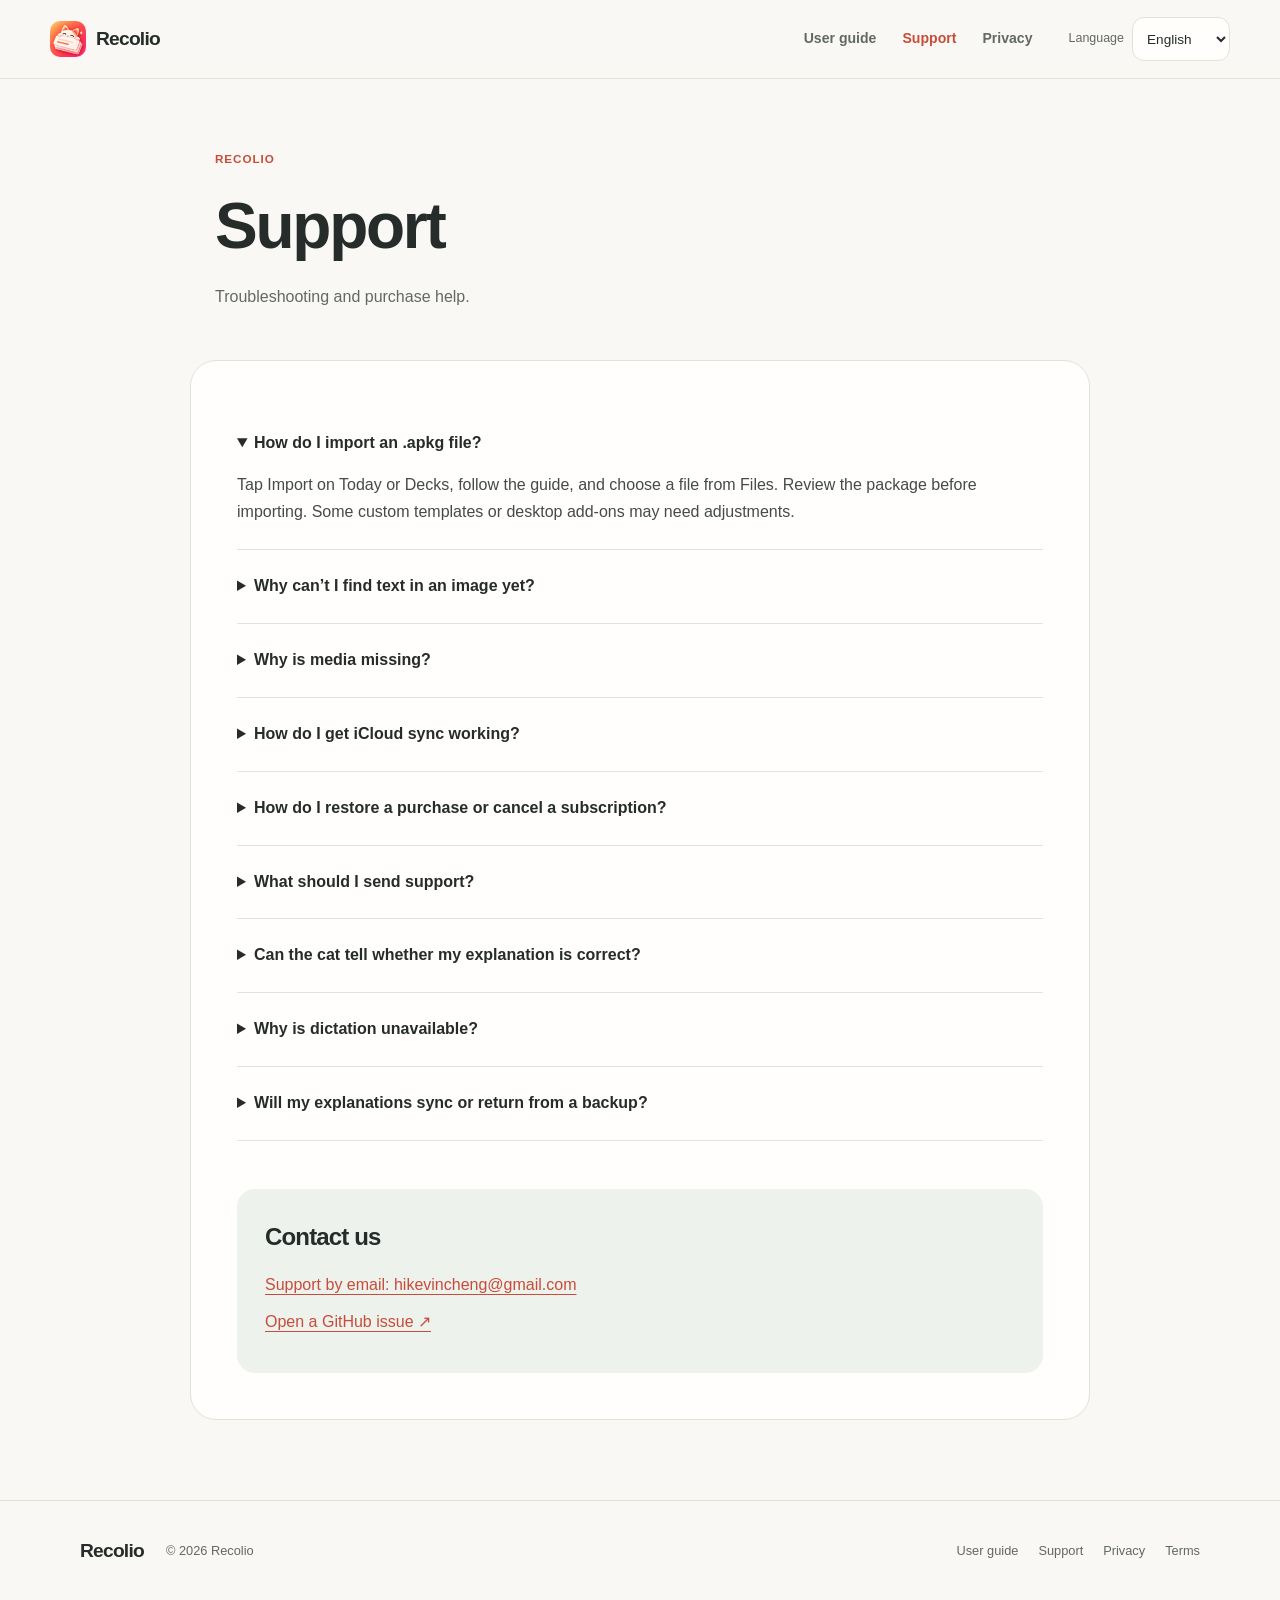
<file: support.html>
<!doctype html>
<html lang="en" data-language="en"><head><meta charset="utf-8"><script src="assets/site.js?v=20261107-companion"></script><meta name="viewport" content="width=device-width, initial-scale=1"><meta name="description" content="Troubleshooting and purchase help."><link rel="alternate" hreflang="en" href="https://kevincy.github.io/Recolio-support/support.html?lang=en"><link rel="alternate" hreflang="zh-Hans" href="https://kevincy.github.io/Recolio-support/support.html?lang=zh-Hans"><link rel="alternate" hreflang="ja" href="https://kevincy.github.io/Recolio-support/support.html?lang=ja"><link rel="alternate" hreflang="ko" href="https://kevincy.github.io/Recolio-support/support.html?lang=ko"><link rel="alternate" hreflang="es" href="https://kevincy.github.io/Recolio-support/support.html?lang=es"><link rel="alternate" hreflang="zh-Hant" href="https://kevincy.github.io/Recolio-support/support.html?lang=zh-Hant"><meta name="theme-color" content="#faf8f4"><title>Recolio — Support</title><link rel="icon" href="assets/app-icon.png"><link rel="stylesheet" href="assets/styles.css?v=20261107-companion"></head><body><header class="site-header"><div class="nav"><a class="brand" href="index.html"><img src="assets/app-icon.png" width="36" height="36" alt="">Recolio</a><nav class="nav-links"><a href="guide.html"><span data-locale="en">User guide</span><span data-locale="zh-Hans">使用手册</span><span data-locale="ja">使い方</span><span data-locale="ko">사용 가이드</span><span data-locale="es">Guía</span><span data-locale="zh-Hant">使用手冊</span></a><a href="support.html" aria-current="page"><span data-locale="en">Support</span><span data-locale="zh-Hans">支持</span><span data-locale="ja">サポート</span><span data-locale="ko">지원</span><span data-locale="es">Ayuda</span><span data-locale="zh-Hant">支援</span></a><a href="privacy.html"><span data-locale="en">Privacy</span><span data-locale="zh-Hans">隐私</span><span data-locale="ja">プライバシー</span><span data-locale="ko">개인정보</span><span data-locale="es">Privacidad</span><span data-locale="zh-Hant">隱私</span></a></nav><label class="language-picker"><span data-locale="en">Language</span><span data-locale="zh-Hans">语言</span><span data-locale="ja">言語</span><span data-locale="ko">언어</span><span data-locale="es">Idioma</span><span data-locale="zh-Hant">語言</span><select id="language" name="language"><option value="en">English</option><option value="zh-Hans">简体中文</option><option value="ja">日本語</option><option value="ko">한국어</option><option value="es">Español</option><option value="zh-Hant">繁體中文</option></select></label></div></header><main><div data-locale="en" data-title="Recolio — Support" data-description="Troubleshooting and purchase help."><header class="page-hero"><p class="eyebrow">Recolio</p><h1>Support</h1><p>Troubleshooting and purchase help.</p></header><article class="document"><details open><summary>How do I import an .apkg file?</summary><p>Tap Import on Today or Decks, follow the guide, and choose a file from Files. Review the package before importing. Some custom templates or desktop add-ons may need adjustments.</p></details><details><summary>Why can’t I find text in an image yet?</summary><p>On-device recognition and indexing can take time for new or large decks. Try clear, larger printed words and check both sides of the card. Image search finds recognized words, not objects or similar-looking pictures. UI language and card content language are independent.</p></details><details><summary>Why is media missing?</summary><p>Check whether the original package includes the image or audio. Remote resources need a connection and may be blocked by their host. Keep the source package and report a small, non-sensitive example if needed.</p></details><details><summary>How do I get iCloud sync working?</summary><p>Sync is off by default and requires Pro. Enable it in Settings on each device; use the same Apple Account, allow iCloud access, check storage and connect to the network. Let the first sync finish before making major changes. Do not reinstall before protecting local data.</p></details><details><summary>How do I restore a purchase or cancel a subscription?</summary><p>Choose Restore Purchases in Recolio Pro while using the Apple Account that made the purchase. Annual access requires an active subscription. Manage or cancel annual renewal in Apple Settings → your name → Subscriptions. Deleting the app does not cancel it. Apple handles billing and refund decisions.</p></details><details><summary>What should I send support?</summary><p>Include the app/build version, device and OS, steps, expected and actual results, approximate deck/card counts and the exact error. Remove private content and copyrighted files from public issues. Export important data before destructive troubleshooting.</p></details><details><summary>Can the cat tell whether my explanation is correct?</summary><p>No. Compare with the original answer and assess your own understanding. The cat’s response marks a successful save, not a correctness judgment. Teach does not count as a normal completed review.</p></details><details><summary>Why is dictation unavailable?</summary><p>Check microphone and speech permissions and whether your device supports on-device recognition for the chosen language. Recolio does not fall back to cloud transcription. You can type directly in the explanation field.</p></details><details><summary>Will my explanations sync or return from a backup?</summary><p>No. Drafts and completed explanations are local-only and excluded from iCloud sync and backups. Deleting their cards removes associated explanations. Restoring a library clears local explanation records to avoid attaching them to the wrong cards. Reimporting does not restore them. Keep a separate copy of important text before deleting data or reinstalling.</p></details><div class="contact-box"><h2>Contact us</h2><p><a href="mailto:hikevincheng@gmail.com">Support by email: hikevincheng@gmail.com</a></p><p><a href="https://github.com/kevincy/Recolio-support/issues/new">Open a GitHub issue ↗</a></p></div></article></div><div data-locale="zh-Hans" data-title="Recolio — 支持" data-description="故障排查和购买帮助。"><header class="page-hero"><p class="eyebrow">Recolio</p><h1>支持</h1><p>故障排查和购买帮助。</p></header><article class="document"><details open><summary>如何导入 .apkg 文件？</summary><p>点击 Today 或 Decks 的导入按钮，查看引导后从“文件”选择牌组，确认信息再导入。部分自定义模板或桌面插件可能需要调整。</p></details><details><summary>为什么暂时搜不到图片里的字？</summary><p>新导入或大型牌组的设备端识别和索引需要时间。尝试清晰、较大的印刷文字，并检查正反面。图片搜索查找识别到的文字，不是识别物体或查找相似图片。界面语言与卡片内容语言相互独立。</p></details><details><summary>为什么图片或音频缺失？</summary><p>先确认原牌组是否包含媒体。远程资源需要网络，也可能被托管方阻止。保留原文件，必要时提供不含敏感信息的小型示例。</p></details><details><summary>如何让 iCloud 同步正常工作？</summary><p>同步默认关闭且需要 Pro。在各设备设置中开启，使用同一 Apple 账户并授予 iCloud 权限，检查空间和网络。首次同步完成后再大量修改。未保护本地数据前，不要直接重装。</p></details><details><summary>如何恢复购买或取消订阅？</summary><p>使用购买时的 Apple 账户，在 Recolio Pro 选择恢复购买。年度权益需要订阅有效。在 Apple 设置→你的姓名→订阅中管理或取消自动续订。删除 App 不会取消订阅。账单及退款由 Apple 处理。</p></details><details><summary>联系支持需要提供什么？</summary><p>请提供 App/构建版本、设备和系统、操作步骤、预期与实际结果、大致牌组/卡片数及完整报错。公开 Issue 中请移除私人内容和受版权保护的文件，删除或重装前先导出重要资料。</p></details><details><summary>猫咪能判断我讲得对不对吗？</summary><p>不能。请对照原卡答案，自行判断理解程度。猫咪回应代表记录保存成功，并非正确性判断。讲解不计入正常复习完成数。</p></details><details><summary>为什么无法使用听写？</summary><p>请检查麦克风、语音识别权限，以及设备是否支持所选语言的端侧识别。Recolio 不会转用云端转写；你可以直接在讲解框中打字。</p></details><details><summary>讲解会同步或随备份恢复吗？</summary><p>不会。草稿和已完成的讲解仅保存在本机，不参与 iCloud 同步或备份。删除相关卡片会删除其讲解；恢复卡库时会清除本机讲解记录，以免错绑。重新导入不会找回这些记录。删除数据或重新安装前，请另行保留重要文字。</p></details><div class="contact-box"><h2>联系我们</h2><p><a href="mailto:hikevincheng@gmail.com">邮件支持: hikevincheng@gmail.com</a></p><p><a href="https://github.com/kevincy/Recolio-support/issues/new">创建 GitHub Issue ↗</a></p></div></article></div><div data-locale="ja" data-title="Recolio — サポート" data-description="トラブル解決と購入のサポート。"><header class="page-hero"><p class="eyebrow">Recolio</p><h1>サポート</h1><p>トラブル解決と購入のサポート。</p></header><article class="document"><details open><summary>.apkg ファイルを読み込むには？</summary><p>Today または Decks の読み込みボタンから案内を開き、「ファイル」でデッキを選びます。内容を確認してから読み込んでください。一部の独自テンプレートやデスクトップ用拡張機能は調整が必要な場合があります。</p></details><details><summary>画像内の文字がまだ検索できません</summary><p>新規・大規模デッキの文字認識と索引作成には時間がかかることがあります。鮮明で大きめの印刷文字を試し、表裏の両方を確認してください。画像検索は認識した文字を探す機能で、物体や似た画像を探す機能ではありません。画面の言語と教材の言語は別です。</p></details><details><summary>画像や音声がありません</summary><p>元のパッケージにメディアが入っているか確認してください。外部リソースには通信が必要で、提供元に遮断されることもあります。元のファイルを保管し、必要なら機密情報を含まない小さな例をお送りください。</p></details><details><summary>iCloud 同期が動きません</summary><p>同期は初期設定でオフで、Pro が必要です。各端末の設定で有効にし、同じ Apple Account、iCloud の許可、空き容量、通信を確認してください。初回同期が終わるまで大きな変更は控えてください。ローカルデータを保護する前に再インストールしないでください。</p></details><details><summary>購入の復元・サブスクリプションの解約は？</summary><p>購入時の Apple Account を使い、Recolio Pro の購入の復元を選びます。年間プランは有効な契約が必要です。Apple の設定→自分の名前→サブスクリプションで更新を管理・解約できます。アプリを削除しても解約されません。請求と返金は Apple が扱います。</p></details><details><summary>問い合わせには何を添えればよいですか？</summary><p>アプリとビルドのバージョン、端末と OS、再現手順、期待した結果と実際の結果、デッキ・カードのおよその数、エラー全文をお知らせください。公開 Issue には個人情報や著作権のあるファイルを載せないでください。削除や再インストールの前に教材を書き出してください。</p></details><details><summary>猫が説明の正しさを判断しますか？</summary><p>いいえ。元の答えと比べ、自分で理解度を振り返ります。猫の反応は保存完了を示し、正誤判定ではありません。説明は通常の復習完了数に加算されません。</p></details><details><summary>音声入力が使えないのはなぜですか？</summary><p>マイクと音声認識の許可、選んだ言語の端末内認識への対応を確認してください。クラウドでの文字起こしには切り替えません。説明欄に直接入力することもできます。</p></details><details><summary>説明は同期・バックアップ復元できますか？</summary><p>できません。下書きと保存済みの説明は端末内のみで、iCloud 同期やバックアップの対象外です。対応するカードを削除すると説明も削除されます。カード庫の復元時は誤ったカードへの紐付けを防ぐため端末内の説明を消去します。再取り込みでも戻りません。削除・再インストール前に大切な文章を別途控えてください。</p></details><div class="contact-box"><h2>お問い合わせ</h2><p><a href="mailto:hikevincheng@gmail.com">メールで問い合わせる: hikevincheng@gmail.com</a></p><p><a href="https://github.com/kevincy/Recolio-support/issues/new">GitHub Issue を作成 ↗</a></p></div></article></div><div data-locale="ko" data-title="Recolio — 지원" data-description="문제 해결과 구매 도움말."><header class="page-hero"><p class="eyebrow">Recolio</p><h1>지원</h1><p>문제 해결과 구매 도움말.</p></header><article class="document"><details open><summary>.apkg 파일은 어떻게 가져오나요?</summary><p>Today 또는 Decks의 가져오기 버튼에서 안내를 확인하고 파일 앱에서 덱을 선택하세요. 내용을 확인한 뒤 가져오세요. 일부 사용자 템플릿이나 데스크톱 추가 기능은 조정이 필요할 수 있어요.</p></details><details><summary>이미지 속 글자가 아직 검색되지 않아요</summary><p>새 덱이나 큰 덱은 기기 내 인식과 색인에 시간이 걸릴 수 있어요. 크고 선명한 인쇄 글자로 시도하고 카드 양면을 확인하세요. 이미지 검색은 인식된 글자를 찾으며 물체나 비슷한 사진을 찾지는 않아요. UI 언어와 카드 내용 언어는 별개예요.</p></details><details><summary>이미지나 오디오가 없어요</summary><p>원본 패키지에 미디어가 포함되어 있는지 확인하세요. 외부 리소스는 네트워크가 필요하고 제공자가 차단할 수도 있어요. 원본을 보관하고 필요하면 민감한 정보가 없는 작은 예시를 보내 주세요.</p></details><details><summary>iCloud 동기화가 작동하지 않아요</summary><p>동기화는 기본적으로 꺼져 있고 Pro가 필요해요. 각 기기 설정에서 켜고 같은 Apple 계정, iCloud 권한, 저장 공간, 네트워크를 확인하세요. 처음 동기화를 마친 뒤 큰 변경을 하세요. 로컬 데이터를 보호하기 전에 앱을 다시 설치하지 마세요.</p></details><details><summary>구입 복원이나 구독 취소는 어떻게 하나요?</summary><p>구매한 Apple 계정으로 Recolio Pro에서 구입 항목 복원을 선택하세요. 연간 이용 권한에는 유효한 구독이 필요해요. Apple 설정→이름→구독에서 자동 갱신을 관리하거나 취소하세요. 앱을 삭제해도 구독은 취소되지 않아요. 결제와 환불은 Apple이 처리해요.</p></details><details><summary>문의할 때 무엇을 보내야 하나요?</summary><p>앱/빌드 버전, 기기와 OS, 재현 단계, 예상 결과와 실제 결과, 대략적인 덱/카드 수, 오류 전문을 알려 주세요. 공개 Issue에서는 개인정보와 저작권이 있는 파일을 제외하세요. 삭제나 재설치 전에 중요한 자료를 내보내세요.</p></details><details><summary>고양이가 설명이 맞는지 판단하나요?</summary><p>아니요. 원래 정답과 비교하며 이해도를 직접 평가해요. 고양이의 반응은 저장 완료를 뜻하며 정답 판정이 아니에요. 설명은 일반 복습 완료 수에 포함되지 않아요.</p></details><details><summary>받아쓰기를 사용할 수 없어요.</summary><p>마이크·음성 인식 권한과 선택한 언어의 기기 내 인식 지원 여부를 확인하세요. 클라우드 전사로 전환하지 않아요. 설명란에 직접 입력할 수 있어요.</p></details><details><summary>설명이 동기화되거나 백업에서 복원되나요?</summary><p>아니요. 초안과 완료된 설명은 기기에만 저장되며 iCloud 동기화와 백업에서 제외돼요. 연결된 카드를 삭제하면 설명도 삭제돼요. 카드 라이브러리를 복원하면 잘못된 연결을 막기 위해 기기의 설명 기록이 지워져요. 다시 가져와도 되살아나지 않아요. 삭제하거나 앱을 다시 설치하기 전에 중요한 글을 따로 보관하세요.</p></details><div class="contact-box"><h2>문의하기</h2><p><a href="mailto:hikevincheng@gmail.com">이메일로 문의: hikevincheng@gmail.com</a></p><p><a href="https://github.com/kevincy/Recolio-support/issues/new">GitHub Issue 만들기 ↗</a></p></div></article></div><div data-locale="es" data-title="Recolio — Ayuda" data-description="Solución de problemas y ayuda con compras."><header class="page-hero"><p class="eyebrow">Recolio</p><h1>Ayuda</h1><p>Solución de problemas y ayuda con compras.</p></header><article class="document"><details open><summary>¿Cómo importo un archivo .apkg?</summary><p>Pulsa Importar en Today o Decks, consulta la guía y elige un archivo en Archivos. Revisa el paquete antes de importar. Algunas plantillas personalizadas o complementos de escritorio pueden necesitar ajustes.</p></details><details><summary>¿Por qué aún no encuentro palabras de una imagen?</summary><p>Los mazos nuevos o grandes pueden tardar en reconocerse e indexarse en el dispositivo. Prueba con texto impreso grande y claro; comprueba ambos lados. La búsqueda encuentra palabras reconocidas, no objetos ni imágenes parecidas. El idioma de la interfaz y el del contenido son independientes.</p></details><details><summary>¿Por qué faltan imágenes o audio?</summary><p>Comprueba que el paquete original incluya los medios. Los recursos externos necesitan conexión y su servidor puede bloquearlos. Guarda el original y, si hace falta, envía un ejemplo pequeño sin datos sensibles.</p></details><details><summary>¿Cómo hago que funcione iCloud?</summary><p>Está desactivado por defecto y requiere Pro. Actívalo en cada dispositivo, usa la misma cuenta de Apple, permite el acceso y comprueba espacio y conexión. Deja terminar la primera sincronización antes de hacer grandes cambios. No reinstales sin proteger los datos locales.</p></details><details><summary>¿Cómo restauro una compra o cancelo una suscripción?</summary><p>En Recolio Pro, elige restaurar compras con la cuenta de Apple que hizo la compra. El acceso anual requiere una suscripción vigente. Gestiona o cancela la renovación en Ajustes de Apple → tu nombre → Suscripciones. Borrar la app no la cancela. Apple gestiona cobros y reembolsos.</p></details><details><summary>¿Qué envío a soporte?</summary><p>Incluye versión y compilación, dispositivo y sistema, pasos, resultado esperado y real, número aproximado de mazos/tarjetas y error completo. Retira datos privados y archivos con derechos de autor de las incidencias públicas. Exporta lo importante antes de borrar o reinstalar.</p></details><details><summary>¿El gato sabe si mi explicación es correcta?</summary><p>No. Compara con la respuesta original y valora tu comprensión. La reacción del gato indica que se ha guardado, no que la respuesta sea correcta. Enseñar no cuenta como un repaso normal completado.</p></details><details><summary>¿Por qué no puedo usar el dictado?</summary><p>Comprueba los permisos de micrófono y reconocimiento de voz, y si el dispositivo admite reconocimiento local en el idioma elegido. Recolio no pasa a transcripción en la nube. Puedes escribir directamente en el campo de explicación.</p></details><details><summary>¿Se sincronizan o restauran mis explicaciones?</summary><p>No. Los borradores y las explicaciones completadas son locales y quedan fuera de iCloud y las copias de seguridad. Al borrar una tarjeta se eliminan sus explicaciones. Restaurar la biblioteca borra los registros locales de explicación para evitar asociaciones incorrectas. Volver a importar no los recupera. Conserva aparte el texto importante antes de borrar datos o reinstalar.</p></details><div class="contact-box"><h2>Contacto</h2><p><a href="mailto:hikevincheng@gmail.com">Escribir un correo: hikevincheng@gmail.com</a></p><p><a href="https://github.com/kevincy/Recolio-support/issues/new">Crear incidencia en GitHub ↗</a></p></div></article></div><div data-locale="zh-Hant" data-title="Recolio — 支援" data-description="疑難排解與購買協助。"><header class="page-hero"><p class="eyebrow">Recolio</p><h1>支援</h1><p>疑難排解與購買協助。</p></header><article class="document"><details open><summary>如何匯入 .apkg 檔案？</summary><p>點選 Today 或 Decks 的匯入按鈕，查看引導後從「檔案」選擇牌組，確認資訊再匯入。部分自訂範本或桌面外掛程式可能需要調整。</p></details><details><summary>為什麼暫時搜尋不到圖片裡的字？</summary><p>新匯入或大型牌組的裝置端辨識與索引需要時間。請試用清晰、較大的印刷文字，並檢查正反面。圖片搜尋查找辨識到的文字，並非辨識物體或尋找相似圖片。介面語言與卡片內容語言相互獨立。</p></details><details><summary>為什麼圖片或音訊遺失？</summary><p>先確認原牌組是否包含媒體。遠端資源需要網路，也可能遭託管方封鎖。保留原始檔案，必要時提供不含敏感資訊的小型範例。</p></details><details><summary>如何讓 iCloud 同步正常運作？</summary><p>同步預設關閉且需要 Pro。在各裝置設定中開啟，使用相同 Apple 帳號並授予 iCloud 權限，檢查空間與網路。首次同步完成後再大量修改。保護本機資料前，不要直接重新安裝。</p></details><details><summary>如何回復購買項目或取消訂閱？</summary><p>使用購買時的 Apple 帳號，在 Recolio Pro 選擇回復購買項目。年度權益須有有效訂閱。在 Apple 設定→你的姓名→訂閱中管理或取消自動續訂。刪除 App 不會取消訂閱；帳務及退款由 Apple 處理。</p></details><details><summary>聯絡支援需要提供什麼？</summary><p>請提供 App/組建版本、裝置與系統、操作步驟、預期及實際結果、大致牌組/卡片數與完整錯誤訊息。公開 Issue 請移除私人內容與受著作權保護的檔案；刪除或重新安裝前先匯出重要教材。</p></details><details><summary>貓咪能判斷我講得對不對嗎？</summary><p>不能。請對照原卡答案，自行評估理解程度。貓咪回應代表紀錄儲存成功，並非正確性判斷。解釋不計入一般複習完成數。</p></details><details><summary>為什麼無法使用聽寫？</summary><p>請檢查麥克風、語音辨識權限，以及裝置是否支援所選語言的裝置端辨識。Recolio 不會改用雲端轉寫；你可以直接在解釋欄打字。</p></details><details><summary>解釋會同步或隨備份回復嗎？</summary><p>不會。草稿及完成的解釋僅儲存在本機，不參與 iCloud 同步或備份。刪除相關卡片會刪除其解釋；回復卡庫時會清除本機解釋紀錄，避免連結到錯誤卡片。重新匯入不會找回這些紀錄。刪除資料或重新安裝前，請另外保留重要文字。</p></details><div class="contact-box"><h2>聯絡我們</h2><p><a href="mailto:hikevincheng@gmail.com">電子郵件支援: hikevincheng@gmail.com</a></p><p><a href="https://github.com/kevincy/Recolio-support/issues/new">建立 GitHub Issue ↗</a></p></div></article></div></main><footer class="site-footer"><div class="footer-inner"><a class="brand" href="index.html">Recolio</a><span>© 2026 Recolio</span><nav><a href="guide.html"><span data-locale="en">User guide</span><span data-locale="zh-Hans">使用手册</span><span data-locale="ja">使い方</span><span data-locale="ko">사용 가이드</span><span data-locale="es">Guía</span><span data-locale="zh-Hant">使用手冊</span></a><a href="support.html"><span data-locale="en">Support</span><span data-locale="zh-Hans">支持</span><span data-locale="ja">サポート</span><span data-locale="ko">지원</span><span data-locale="es">Ayuda</span><span data-locale="zh-Hant">支援</span></a><a href="privacy.html"><span data-locale="en">Privacy</span><span data-locale="zh-Hans">隐私</span><span data-locale="ja">プライバシー</span><span data-locale="ko">개인정보</span><span data-locale="es">Privacidad</span><span data-locale="zh-Hant">隱私</span></a><a href="terms.html"><span data-locale="en">Terms</span><span data-locale="zh-Hans">条款</span><span data-locale="ja">利用規約</span><span data-locale="ko">이용약관</span><span data-locale="es">Condiciones</span><span data-locale="zh-Hant">條款</span></a></nav></div></footer></body></html>
</file>
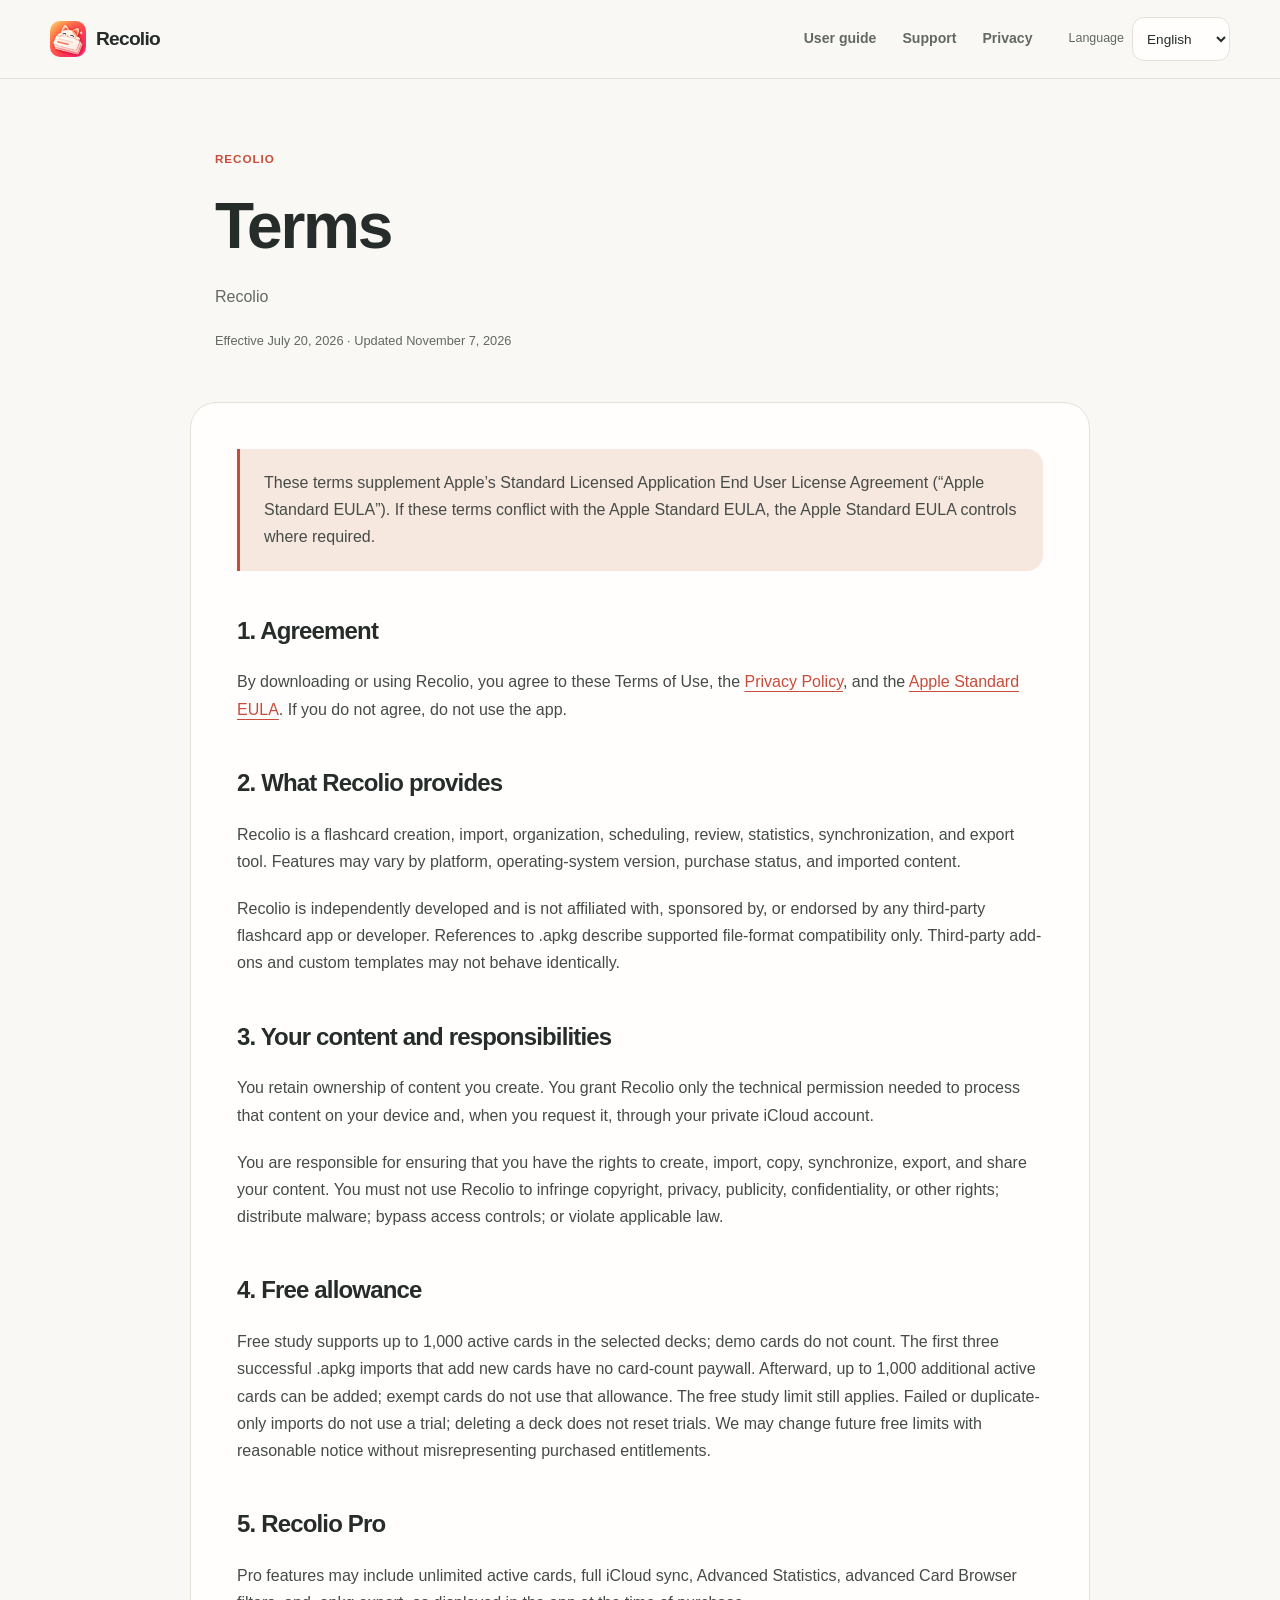
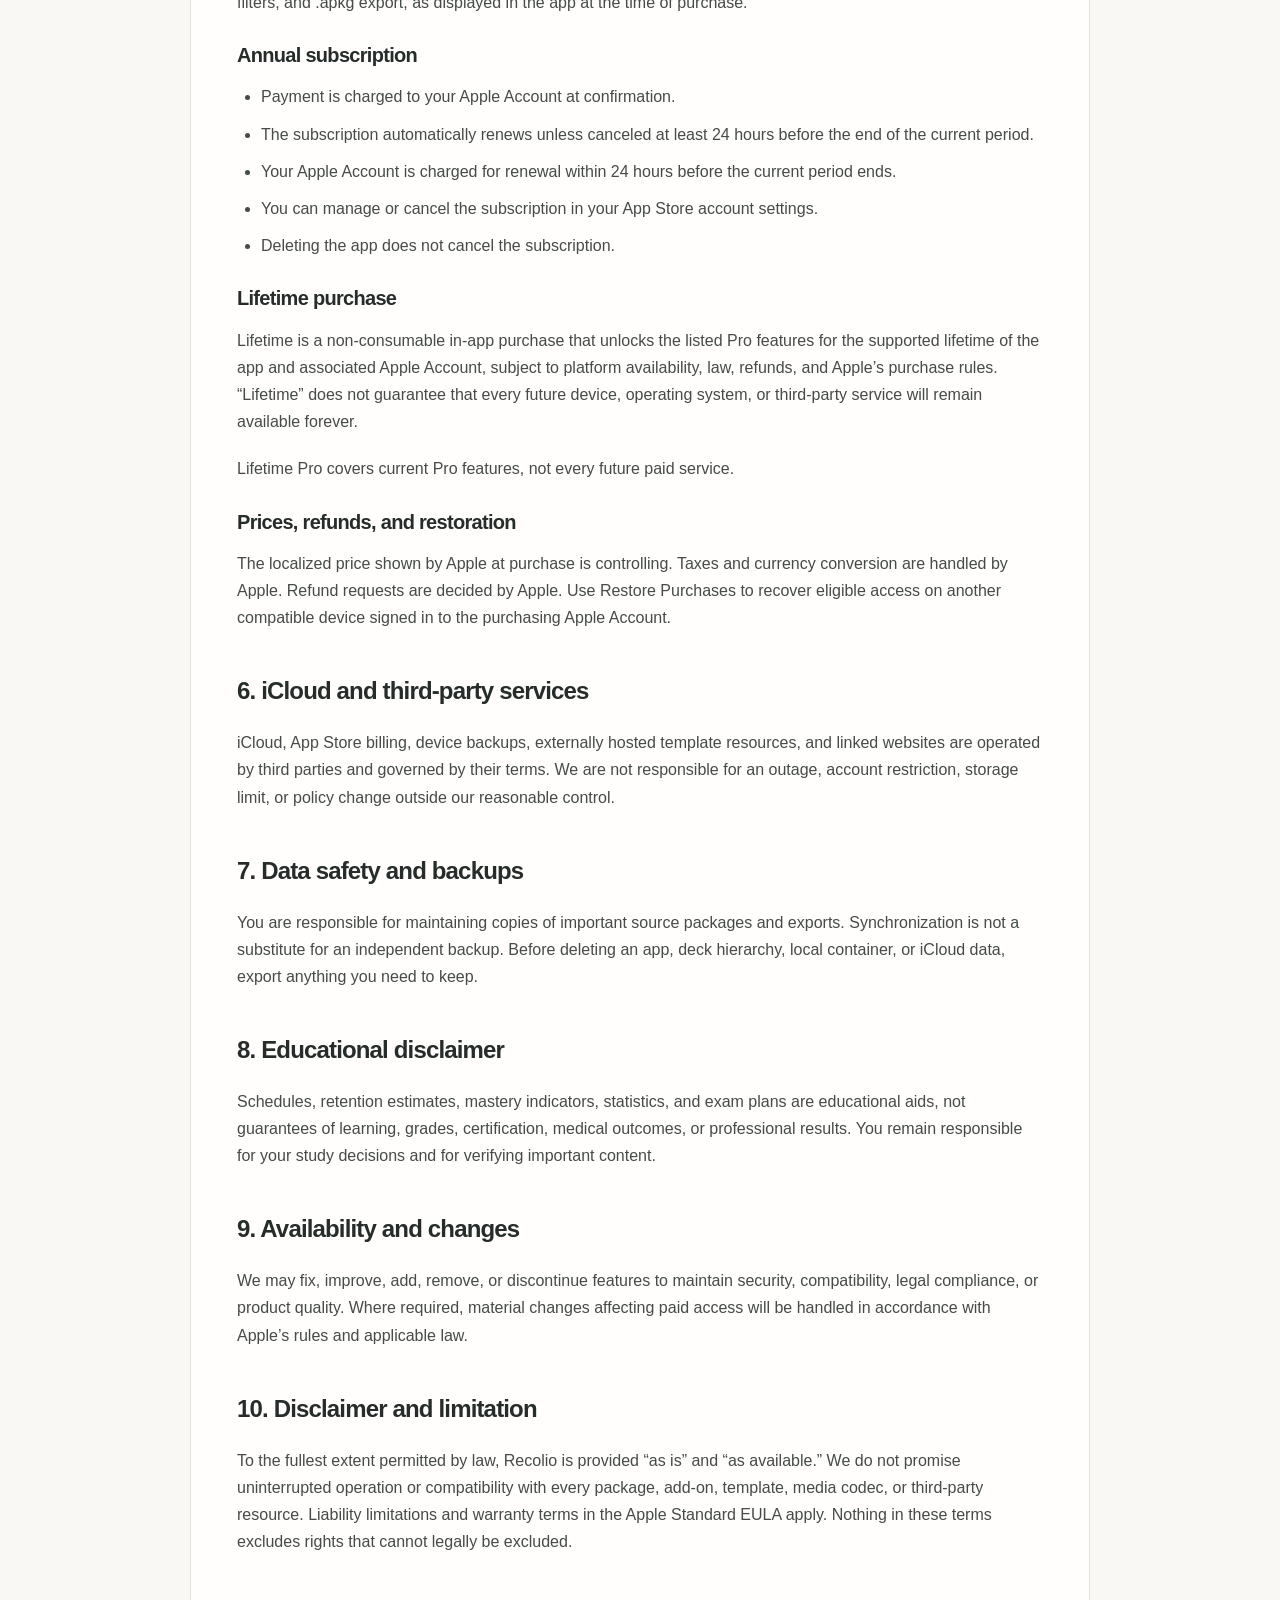
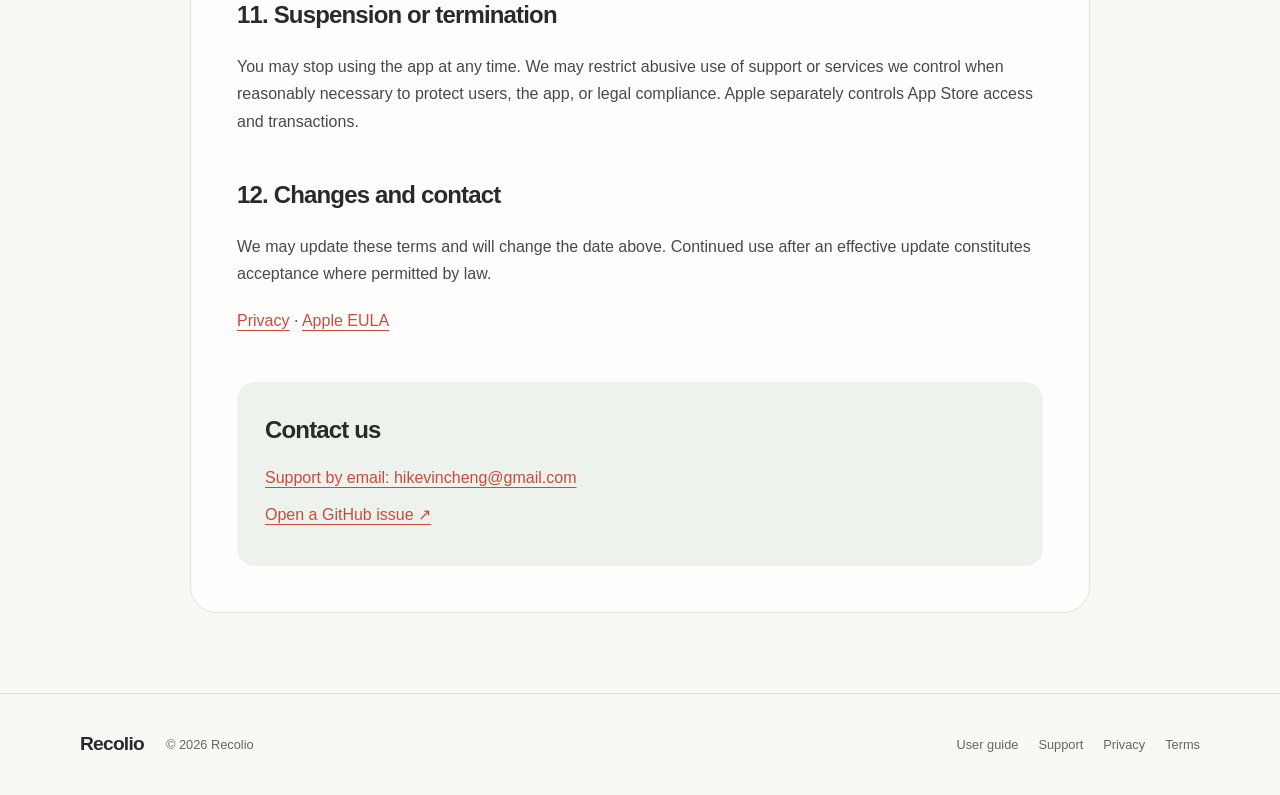
<file: terms.html>
<!doctype html>
<html lang="en" data-language="en"><head><meta charset="utf-8"><script src="assets/site.js?v=20261107-companion"></script><meta name="viewport" content="width=device-width, initial-scale=1"><meta name="description" content="How local storage, iCloud and permissions work."><link rel="alternate" hreflang="en" href="https://kevincy.github.io/Recolio-support/terms.html?lang=en"><link rel="alternate" hreflang="zh-Hans" href="https://kevincy.github.io/Recolio-support/terms.html?lang=zh-Hans"><link rel="alternate" hreflang="ja" href="https://kevincy.github.io/Recolio-support/terms.html?lang=ja"><link rel="alternate" hreflang="ko" href="https://kevincy.github.io/Recolio-support/terms.html?lang=ko"><link rel="alternate" hreflang="es" href="https://kevincy.github.io/Recolio-support/terms.html?lang=es"><link rel="alternate" hreflang="zh-Hant" href="https://kevincy.github.io/Recolio-support/terms.html?lang=zh-Hant"><meta name="theme-color" content="#faf8f4"><title>Recolio — Terms</title><link rel="icon" href="assets/app-icon.png"><link rel="stylesheet" href="assets/styles.css?v=20261107-companion"></head><body><header class="site-header"><div class="nav"><a class="brand" href="index.html"><img src="assets/app-icon.png" width="36" height="36" alt="">Recolio</a><nav class="nav-links"><a href="guide.html"><span data-locale="en">User guide</span><span data-locale="zh-Hans">使用手册</span><span data-locale="ja">使い方</span><span data-locale="ko">사용 가이드</span><span data-locale="es">Guía</span><span data-locale="zh-Hant">使用手冊</span></a><a href="support.html"><span data-locale="en">Support</span><span data-locale="zh-Hans">支持</span><span data-locale="ja">サポート</span><span data-locale="ko">지원</span><span data-locale="es">Ayuda</span><span data-locale="zh-Hant">支援</span></a><a href="privacy.html"><span data-locale="en">Privacy</span><span data-locale="zh-Hans">隐私</span><span data-locale="ja">プライバシー</span><span data-locale="ko">개인정보</span><span data-locale="es">Privacidad</span><span data-locale="zh-Hant">隱私</span></a></nav><label class="language-picker"><span data-locale="en">Language</span><span data-locale="zh-Hans">语言</span><span data-locale="ja">言語</span><span data-locale="ko">언어</span><span data-locale="es">Idioma</span><span data-locale="zh-Hant">語言</span><select id="language" name="language"><option value="en">English</option><option value="zh-Hans">简体中文</option><option value="ja">日本語</option><option value="ko">한국어</option><option value="es">Español</option><option value="zh-Hant">繁體中文</option></select></label></div></header><main><div data-locale="en" data-title="Recolio — Terms" data-description="How local storage, iCloud and permissions work."><header class="page-hero"><p class="eyebrow">Recolio</p><h1>Terms</h1><p>Recolio</p><p class="meta">Effective July 20, 2026 · Updated November 7, 2026</p></header><article class="document"><div class="callout"><p>These terms supplement Apple’s Standard Licensed Application End User License Agreement (“Apple Standard EULA”). If these terms conflict with the Apple Standard EULA, the Apple Standard EULA controls where required.</p></div>

        <h2>1. Agreement</h2>
        <p>By downloading or using Recolio, you agree to these Terms of Use, the <a href="privacy.html">Privacy Policy</a>, and the <a href="https://www.apple.com/legal/internet-services/itunes/dev/stdeula/">Apple Standard EULA</a>. If you do not agree, do not use the app.</p>

        <h2>2. What Recolio provides</h2>
        <p>Recolio is a flashcard creation, import, organization, scheduling, review, statistics, synchronization, and export tool. Features may vary by platform, operating-system version, purchase status, and imported content.</p>
        <p>Recolio is independently developed and is not affiliated with, sponsored by, or endorsed by any third-party flashcard app or developer. References to .apkg describe supported file-format compatibility only. Third-party add-ons and custom templates may not behave identically.</p>

        <h2>3. Your content and responsibilities</h2>
        <p>You retain ownership of content you create. You grant Recolio only the technical permission needed to process that content on your device and, when you request it, through your private iCloud account.</p>
        <p>You are responsible for ensuring that you have the rights to create, import, copy, synchronize, export, and share your content. You must not use Recolio to infringe copyright, privacy, publicity, confidentiality, or other rights; distribute malware; bypass access controls; or violate applicable law.</p>

        <h2>4. Free allowance</h2>
<p>Free study supports up to 1,000 active cards in the selected decks; demo cards do not count. The first three successful .apkg imports that add new cards have no card-count paywall. Afterward, up to 1,000 additional active cards can be added; exempt cards do not use that allowance. The free study limit still applies. Failed or duplicate-only imports do not use a trial; deleting a deck does not reset trials. We may change future free limits with reasonable notice without misrepresenting purchased entitlements.</p>

        <h2>5. Recolio Pro</h2>
        <p>Pro features may include unlimited active cards, full iCloud sync, Advanced Statistics, advanced Card Browser filters, and .apkg export, as displayed in the app at the time of purchase.</p>
        <h3>Annual subscription</h3>
        <ul>
          <li>Payment is charged to your Apple Account at confirmation.</li>
          <li>The subscription automatically renews unless canceled at least 24 hours before the end of the current period.</li>
          <li>Your Apple Account is charged for renewal within 24 hours before the current period ends.</li>
          <li>You can manage or cancel the subscription in your App Store account settings.</li>
          <li>Deleting the app does not cancel the subscription.</li>
        </ul>
        <h3>Lifetime purchase</h3>
        <p>Lifetime is a non-consumable in-app purchase that unlocks the listed Pro features for the supported lifetime of the app and associated Apple Account, subject to platform availability, law, refunds, and Apple’s purchase rules. “Lifetime” does not guarantee that every future device, operating system, or third-party service will remain available forever.</p>
        <p>Lifetime Pro covers current Pro features, not every future paid service.</p>
<h3>Prices, refunds, and restoration</h3>
        <p>The localized price shown by Apple at purchase is controlling. Taxes and currency conversion are handled by Apple. Refund requests are decided by Apple. Use Restore Purchases to recover eligible access on another compatible device signed in to the purchasing Apple Account.</p>

        <h2>6. iCloud and third-party services</h2>
        <p>iCloud, App Store billing, device backups, externally hosted template resources, and linked websites are operated by third parties and governed by their terms. We are not responsible for an outage, account restriction, storage limit, or policy change outside our reasonable control.</p>

        <h2>7. Data safety and backups</h2>
        <p>You are responsible for maintaining copies of important source packages and exports. Synchronization is not a substitute for an independent backup. Before deleting an app, deck hierarchy, local container, or iCloud data, export anything you need to keep.</p>

        <h2>8. Educational disclaimer</h2>
        <p>Schedules, retention estimates, mastery indicators, statistics, and exam plans are educational aids, not guarantees of learning, grades, certification, medical outcomes, or professional results. You remain responsible for your study decisions and for verifying important content.</p>

        <h2>9. Availability and changes</h2>
        <p>We may fix, improve, add, remove, or discontinue features to maintain security, compatibility, legal compliance, or product quality. Where required, material changes affecting paid access will be handled in accordance with Apple’s rules and applicable law.</p>

        <h2>10. Disclaimer and limitation</h2>
        <p>To the fullest extent permitted by law, Recolio is provided “as is” and “as available.” We do not promise uninterrupted operation or compatibility with every package, add-on, template, media codec, or third-party resource. Liability limitations and warranty terms in the Apple Standard EULA apply. Nothing in these terms excludes rights that cannot legally be excluded.</p>

        <h2>11. Suspension or termination</h2>
        <p>You may stop using the app at any time. We may restrict abusive use of support or services we control when reasonably necessary to protect users, the app, or legal compliance. Apple separately controls App Store access and transactions.</p>

        <h2>12. Changes and contact</h2>
        <p>We may update these terms and will change the date above. Continued use after an effective update constitutes acceptance where permitted by law.</p>
        <p><a href="privacy.html">Privacy</a> · <a href="https://www.apple.com/legal/internet-services/itunes/dev/stdeula/">Apple EULA</a></p><div class="contact-box"><h2>Contact us</h2><p><a href="mailto:hikevincheng@gmail.com">Support by email: hikevincheng@gmail.com</a></p><p><a href="https://github.com/kevincy/Recolio-support/issues/new">Open a GitHub issue ↗</a></p></div></article></div><div data-locale="zh-Hans" data-title="Recolio — 条款" data-description="了解本地存储、iCloud 与权限。"><header class="page-hero"><p class="eyebrow">Recolio</p><h1>条款</h1><p>Recolio</p><p class="meta">生效日期：2026 年 7 月 20 日 · 更新日期：2026 年 11 月 7 日</p></header><article class="document"><div class="callout"><p>本条款是 Apple《标准许可应用程序最终用户许可协议》（“Apple 标准 EULA”）的补充。若本条款与 Apple 标准 EULA 冲突，在法律要求的范围内以 Apple 标准 EULA 为准。</p></div>

        <h2>1. 接受条款</h2>
        <p>下载或使用 Recolio，即表示你同意本使用条款、<a href="privacy.html">隐私政策</a>和 <a href="https://www.apple.com/legal/internet-services/itunes/dev/stdeula/">Apple 标准 EULA</a>。若不同意，请不要使用本 App。</p>

        <h2>2. Recolio 提供的服务</h2>
        <p>Recolio 提供记忆卡片创建、导入、整理、调度、复习、统计、同步和导出功能。实际功能可能因平台、系统版本、购买状态和导入内容而异。</p>
        <p>Recolio 为独立开发，与任何第三方卡片应用或开发者不存在关联、赞助或背书关系。.apkg 仅用于说明支持的导入/导出文件格式兼容性。第三方插件和自定义模板可能无法完全一致运行。</p>

        <h2>3. 你的内容与责任</h2>
        <p>你保留对自己创建内容的所有权。你仅授予 Recolio 在设备上处理这些内容，以及在你主动要求时通过私人 iCloud 处理这些内容所必需的技术权限。</p>
        <p>你应确保拥有创建、导入、复制、同步、导出和分享相关内容的权利。不得使用 Recolio 侵犯版权、隐私、肖像、保密或其他权利，不得传播恶意代码、绕过访问控制或违反适用法律。</p>

        <h2>4. Free 额度</h2>
<p>免费学习支持所选牌组中最多 1,000 张有效卡片，演示卡不计入。前三次成功且新增卡片的 .apkg 导入不设卡片数量付费限制；之后可新增最多 1,000 张有效卡片，前三次豁免的卡片不占此额度。免费学习仍受 1,000 张限制。失败或仅更新重复内容不消耗次数，删除牌组不会重置次数。我们可能在合理通知后调整未来免费额度，但不会不实描述已购权益。</p>

        <h2>5. Recolio Pro</h2>
        <p>Pro 权益可能包括无限 active cards、完整 iCloud 同步、高级统计、卡片浏览器高级筛选和 .apkg 导出，具体以购买时 App 中展示为准。</p>
        <h3>年度订阅</h3>
        <ul>
          <li>确认购买后，将从 Apple 账户扣款。</li>
          <li>除非在当前订阅期结束至少 24 小时前取消，否则订阅会自动续订。</li>
          <li>Apple 会在当前订阅期结束前 24 小时内收取续订费用。</li>
          <li>可在 App Store 账户设置中管理或取消订阅。</li>
          <li>删除 App 不会取消订阅。</li>
        </ul>
        <h3>永久版</h3>
        <p>永久版属于非消耗型 App 内购买，在 App 受支持的生命周期以及关联 Apple 账户范围内解锁所列 Pro 功能，但仍受平台可用性、法律、退款和 Apple 购买规则约束。“永久”不保证每一款未来设备、操作系统或第三方服务将永远可用。</p>
        <p>Lifetime Pro 解锁当前 Pro 功能，不代表包含未来所有新增付费服务。</p>
<h3>价格、退款和恢复</h3>
        <p>购买时 Apple 显示的本地化价格具有最终效力；税费和货币换算由 Apple 处理。退款申请由 Apple 决定。在另一台兼容设备上登录购买所用 Apple 账户后，可以通过“恢复购买”恢复符合条件的权益。</p>

        <h2>6. iCloud 与第三方服务</h2>
        <p>iCloud、App Store 账单、设备备份、模板中的外部资源和链接网站由第三方运营，并受其条款约束。对于超出我们合理控制范围的服务中断、账户限制、存储上限或政策变更，我们不承担责任。</p>

        <h2>7. 数据安全与备份</h2>
        <p>你有责任保存重要源文件和导出副本。同步不能代替独立备份。删除 App、牌组层级、本地容器或 iCloud 数据前，请先导出需要保留的内容。</p>

        <h2>8. 学习效果声明</h2>
        <p>调度、留存率估计、掌握指标、统计和考试计划属于学习辅助工具，不保证学习、成绩、证书、医疗或职业结果。你需要自行做出学习决定，并核对重要内容。</p>

        <h2>9. 可用性与变更</h2>
        <p>为了维护安全性、兼容性、法律合规或产品质量，我们可能修复、改进、新增、移除或停止功能。对付费权益产生重大影响时，将依照 Apple 规则和适用法律处理。</p>

        <h2>10. 免责声明与责任限制</h2>
        <p>在法律允许的最大范围内，Recolio 按“现状”和“可用状态”提供。我们不保证不间断运行，也不保证兼容每一个牌组包、插件、模板、媒体编码或第三方资源。Apple 标准 EULA 中的保证和责任限制适用。本条款不排除法律上不可排除的权利。</p>

        <h2>11. 停止使用或限制</h2>
        <p>你可以随时停止使用 App。为了保护用户、App 或遵守法律，我们可能在合理必要时限制对我们所控制支持服务的滥用。App Store 访问和交易由 Apple 另行管理。</p>

        <h2>12. 条款更新与联系</h2>
        <p>我们可能更新本条款，并修改页面顶部日期。在法律允许的范围内，更新生效后继续使用即表示接受。</p>
        <p><a href="privacy.html">隐私</a> · <a href="https://www.apple.com/legal/internet-services/itunes/dev/stdeula/">Apple EULA</a></p><div class="contact-box"><h2>联系我们</h2><p><a href="mailto:hikevincheng@gmail.com">邮件支持: hikevincheng@gmail.com</a></p><p><a href="https://github.com/kevincy/Recolio-support/issues/new">创建 GitHub Issue ↗</a></p></div></article></div><div data-locale="ja" data-title="Recolio — 利用規約" data-description="ローカル保存、iCloud、アクセス権について。"><header class="page-hero"><p class="eyebrow">Recolio</p><h1>利用規約</h1><p>Recolio</p><p class="meta">施行：2026年7月20日 · 更新：2026年11月7日</p></header><article class="document"><div class="callout"><p>本規約は Apple 標準 EULA を補足します。矛盾する場合は、法律上必要な範囲で Apple 標準 EULA が優先します。</p></div>
<h2>1. 同意</h2>
<p>ダウンロードまたは利用により、本規約、プライバシーポリシーおよび Apple 標準 EULA に同意したものとします。同意しない場合は利用しないでください。</p>
<h2>2. 提供するサービス</h2>
<p>Recolio はカードの作成・読み込み・整理・予定設定・復習・統計・同期・書き出しを提供します。機能はプラットフォーム、OS、購入状態、教材により異なります。独立開発であり、他のカードアプリや開発者との提携・支援・推奨関係はありません。.apkg は対応形式の説明に限り、第三者の拡張機能や独自テンプレートと同じ動作は保証しません。</p>
<h2>3. 教材の権利と責任</h2>
<p>作成した教材の権利は利用者に帰属します。Recolio には端末上および希望した非公開 iCloud で処理するために必要な技術的許可のみを与えます。作成・読み込み・複製・同期・書き出し・共有の権利を確保してください。著作権、プライバシー、肖像、秘密保持などの侵害、不正プログラム配布、アクセス制御の回避、違法利用は禁止します。</p>
<h2>4. 無料枠</h2>
<p>無料の学習は選択したデッキ内の有効なカード 1,000 枚までで、デモカードは対象外です。新規カードを追加する最初の 3 回の成功した .apkg 読み込みは枚数による課金制限がありません。その後の追加枠は 1,000 枚で、免除カードはこの枠を消費しません。無料の学習上限は引き続き適用されます。失敗・重複のみの更新は回数を消費せず、デッキ削除で回数は戻りません。合理的な通知により将来の無料枠を変更する場合がありますが、購入済みの権利を偽って表示しません。</p>
<h2>5. Recolio Pro</h2>
<p>購入時のアプリ表示に従い、カード枚数制限の解除、iCloud 同期、高度な統計・絞り込み、.apkg 書き出しなどを提供します。</p>
<p>年間サブスクリプション：購入確認時に Apple Account に課金されます。期間終了の 24 時間以上前に解約しなければ自動更新され、終了前 24 時間以内に更新料金が課金されます。App Store のアカウント設定で管理・解約できます。アプリ削除では解約されません。</p>
<p>Lifetime Pro は非消耗型の 1 回払いで、対応するアプリの存続期間と関連 Apple Account において、記載された現在の Pro 機能を提供します。プラットフォームの提供状況、法律、返金、Apple の購入規則が適用されます。将来のすべての有料サービス、端末、OS、第三者サービスの永続提供は保証しません。</p>
<p>購入時に Apple が表示する現地価格が適用され、税・通貨換算と返金判断は Apple が扱います。別の対応端末では購入した Apple Account にサインインし、購入の復元で対象の権利を戻せます。</p>
<h2>6. iCloud と第三者サービス</h2>
<p>iCloud、App Store 課金、端末バックアップ、外部テンプレートリソース、リンク先は第三者の規約で運営されます。合理的な管理範囲外の障害、アカウント制限、容量、ポリシー変更には責任を負いません。</p>
<h2>7. データ保護とバックアップ</h2>
<p>重要な元ファイルと書き出しコピーの保管は利用者の責任です。同期は独立バックアップの代替ではありません。アプリ、デッキ階層、ローカル領域、iCloud データの削除前に必要な内容を書き出してください。</p>
<h2>8. 教育上の免責</h2>
<p>予定、保持率予測、習熟指標、統計、試験計画は学習補助であり、学習成果、成績、資格、医療・職業上の結果を保証しません。学習判断と重要な教材の確認は利用者の責任です。</p>
<h2>9. 提供状況と変更</h2>
<p>安全性、互換性、法令遵守、品質維持のために機能を修正・改善・追加・削除・終了する場合があります。有料利用に重大な影響がある場合、必要に応じて Apple の規則と法律に従います。</p>
<h2>10. 免責と責任の制限</h2>
<p>法律で認められる最大限の範囲で現状有姿・提供可能な状態で提供します。無停止運用、すべてのパッケージ・拡張機能・テンプレート・コーデック・外部資源との互換性は保証しません。Apple 標準 EULA の保証・責任制限が適用され、排除できない法的権利は制限しません。</p>
<h2>11. 利用停止・終了</h2>
<p>利用者はいつでも利用を停止できます。利用者保護、アプリ保護、法令遵守に合理的に必要な場合、管理するサポートやサービスの不正利用を制限することがあります。App Store 利用と取引は Apple が別途管理します。</p>
<h2>12. 変更とお問い合わせ</h2>
<p>規約を変更する場合は上部の日付を更新します。法律で認められる範囲で、施行後の継続利用は同意を意味します。質問は下記の連絡先にお送りください。</p><p><a href="privacy.html">プライバシー</a> · <a href="https://www.apple.com/legal/internet-services/itunes/dev/stdeula/">Apple EULA</a></p><div class="contact-box"><h2>お問い合わせ</h2><p><a href="mailto:hikevincheng@gmail.com">メールで問い合わせる: hikevincheng@gmail.com</a></p><p><a href="https://github.com/kevincy/Recolio-support/issues/new">GitHub Issue を作成 ↗</a></p></div></article></div><div data-locale="ko" data-title="Recolio — 이용약관" data-description="로컬 저장, iCloud, 권한 안내."><header class="page-hero"><p class="eyebrow">Recolio</p><h1>이용약관</h1><p>Recolio</p><p class="meta">시행일: 2026년 7월 20일 · 수정일: 2026년 11월 7일</p></header><article class="document"><div class="callout"><p>이 약관은 Apple 표준 EULA를 보완합니다. 충돌하는 경우 법률에서 요구하는 범위에서 Apple 표준 EULA가 우선합니다.</p></div>
<h2>1. 동의</h2>
<p>Recolio를 다운로드하거나 사용하면 이 약관, 개인정보 처리방침 및 Apple 표준 EULA에 동의합니다. 동의하지 않으면 사용하지 마세요.</p>
<h2>2. 제공 서비스</h2>
<p>카드 생성·가져오기·정리·일정·복습·통계·동기화·내보내기 도구를 제공합니다. 기능은 플랫폼, OS, 구매 상태와 콘텐츠에 따라 달라질 수 있습니다. 독립 개발 앱으로 다른 카드 앱이나 개발자와 제휴·후원·보증 관계가 없습니다. .apkg는 지원 파일 형식만 설명하며 제3자 추가 기능과 사용자 템플릿이 동일하게 작동한다고 보장하지 않습니다.</p>
<h2>3. 콘텐츠와 책임</h2>
<p>만든 콘텐츠의 소유권은 사용자에게 있습니다. 기기와 사용자가 요청한 비공개 iCloud에서 처리하는 데 필요한 기술적 권한만 Recolio에 부여합니다. 생성·가져오기·복사·동기화·내보내기·공유 권리를 확보해야 합니다. 저작권, 개인정보, 초상권, 기밀 등 권리 침해, 악성코드 배포, 접근 통제 우회 또는 위법한 사용은 금지됩니다.</p>
<h2>4. 무료 한도</h2>
<p>무료 학습은 선택한 덱의 활성 카드 1,000장까지이며 데모 카드는 제외됩니다. 새 카드를 추가하는 첫 세 번의 성공적인 .apkg 가져오기에는 카드 수 유료 제한이 없습니다. 이후 추가 한도는 1,000장이며 면제 카드는 이 한도를 쓰지 않습니다. 무료 학습 한도는 계속 적용됩니다. 실패·중복 업데이트만으로는 횟수가 줄지 않으며 덱 삭제로 횟수가 초기화되지 않습니다. 합리적인 사전 안내 후 향후 무료 한도를 바꿀 수 있지만 구매한 권한을 허위로 설명하지 않습니다.</p>
<h2>5. Recolio Pro</h2>
<p>구매 당시 앱에 표시된 카드 수 제한 해제, iCloud 동기화, 고급 통계·필터, .apkg 내보내기 등을 제공합니다.</p>
<p>연간 구독: 구매 확인 시 Apple 계정에 청구됩니다. 현재 기간 종료 최소 24시간 전에 취소하지 않으면 자동 갱신되며 종료 전 24시간 이내에 갱신 요금이 청구됩니다. App Store 계정 설정에서 관리·취소할 수 있습니다. 앱 삭제는 구독을 취소하지 않습니다.</p>
<p>Lifetime Pro는 비소모성 일회성 구매로, 지원되는 앱 수명과 연결된 Apple 계정 범위에서 명시된 현재 Pro 기능을 제공합니다. 플랫폼 가용성, 법률, 환불 및 Apple 구매 규칙이 적용됩니다. 향후 모든 유료 서비스, 기기, OS 또는 제3자 서비스의 영구 제공을 보장하지 않습니다.</p>
<p>구매 시 Apple에 표시되는 현지 가격이 적용됩니다. 세금·환전과 환불 결정은 Apple이 처리합니다. 다른 호환 기기에서는 구매한 Apple 계정으로 로그인한 후 구입 항목 복원으로 대상 권한을 복원할 수 있습니다.</p>
<h2>6. iCloud와 제3자 서비스</h2>
<p>iCloud, App Store 결제, 기기 백업, 외부 템플릿 리소스와 링크된 웹사이트는 제3자의 약관으로 운영됩니다. 합리적인 통제 범위 밖의 장애, 계정 제한, 저장 공간 한도, 정책 변경에는 책임지지 않습니다.</p>
<h2>7. 데이터 안전과 백업</h2>
<p>중요 원본과 내보낸 복사본을 보관할 책임은 사용자에게 있습니다. 동기화는 독립 백업을 대신하지 않습니다. 앱, 덱 계층, 로컬 컨테이너 또는 iCloud 데이터 삭제 전에 필요한 자료를 내보내세요.</p>
<h2>8. 교육적 면책</h2>
<p>일정, 기억 유지 추정, 숙련도 지표, 통계와 시험 계획은 학습 보조이며 학습 결과, 성적, 자격, 의료 또는 직업상 성과를 보장하지 않습니다. 학습 결정과 중요 내용 검증은 사용자 책임입니다.</p>
<h2>9. 가용성과 변경</h2>
<p>보안·호환성·법규·품질을 위해 기능을 수정·개선·추가·제거·중단할 수 있습니다. 유료 접근에 중대한 영향을 주는 변경은 필요한 경우 Apple 규칙과 관련 법률에 따릅니다.</p>
<h2>10. 보증과 책임 제한</h2>
<p>법이 허용하는 최대 범위에서 현 상태 및 이용 가능한 상태로 제공합니다. 무중단 작동이나 모든 패키지·추가 기능·템플릿·코덱·외부 리소스와의 호환성은 보장하지 않습니다. Apple 표준 EULA의 보증·책임 제한이 적용되며 법적으로 배제할 수 없는 권리는 제한하지 않습니다.</p>
<h2>11. 정지 또는 종료</h2>
<p>사용자는 언제든 사용을 중단할 수 있습니다. 사용자·앱 보호와 법규 준수를 위해 합리적으로 필요하면 당사가 관리하는 지원·서비스의 악용을 제한할 수 있습니다. Apple은 별도로 App Store 접근과 거래를 관리합니다.</p>
<h2>12. 변경과 문의</h2>
<p>약관 변경 시 위 날짜를 갱신합니다. 법이 허용하는 범위에서 시행 후 계속 사용하는 것은 동의를 뜻합니다. 질문은 아래 연락처로 보내 주세요.</p><p><a href="privacy.html">개인정보</a> · <a href="https://www.apple.com/legal/internet-services/itunes/dev/stdeula/">Apple EULA</a></p><div class="contact-box"><h2>문의하기</h2><p><a href="mailto:hikevincheng@gmail.com">이메일로 문의: hikevincheng@gmail.com</a></p><p><a href="https://github.com/kevincy/Recolio-support/issues/new">GitHub Issue 만들기 ↗</a></p></div></article></div><div data-locale="es" data-title="Recolio — Condiciones" data-description="Almacenamiento local, iCloud y permisos."><header class="page-hero"><p class="eyebrow">Recolio</p><h1>Condiciones</h1><p>Recolio</p><p class="meta">En vigor desde el 20 de julio de 2026 · Actualizado el 7 de noviembre de 2026</p></header><article class="document"><div class="callout"><p>Estas condiciones complementan el EULA estándar de Apple. En caso de conflicto, prevalece el EULA de Apple en la medida exigida por la ley.</p></div>
<h2>1. Aceptación</h2>
<p>Al descargar o usar Recolio aceptas estas condiciones, la política de privacidad y el EULA estándar de Apple. Si no estás de acuerdo, no uses la app.</p>
<h2>2. Servicio</h2>
<p>Recolio permite crear, importar, organizar, programar, repasar, analizar, sincronizar y exportar tarjetas. Las funciones varían según plataforma, sistema, compra y contenido. Es un desarrollo independiente, sin afiliación, patrocinio ni aval de otras apps o desarrolladores de tarjetas. .apkg describe solo compatibilidad de formato. Los complementos y plantillas de terceros pueden comportarse de forma distinta.</p>
<h2>3. Tu contenido y responsabilidades</h2>
<p>Conservas la propiedad de lo que creas. Solo autorizas el procesamiento técnico necesario en el dispositivo y, cuando lo solicitas, en tu iCloud privado. Debes tener los derechos para crear, importar, copiar, sincronizar, exportar y compartir. No puedes infringir derechos de autor, privacidad, imagen, confidencialidad u otros derechos; distribuir malware; eludir controles de acceso ni incumplir la ley.</p>
<h2>4. Uso gratuito</h2>
<p>El estudio gratuito admite 1.000 tarjetas activas de los mazos seleccionados; las de demostración no cuentan. Las tres primeras importaciones .apkg correctas que añaden tarjetas nuevas no tienen límite de tarjetas de pago. Después se pueden añadir 1.000 tarjetas adicionales y las exentas no consumen ese cupo. El límite de estudio sigue aplicándose. Fallos o actualizaciones solo de duplicados no gastan intentos y borrar mazos no los reinicia. Podemos cambiar límites futuros con aviso razonable, sin falsear derechos ya comprados.</p>
<h2>5. Recolio Pro</h2>
<p>Incluye las funciones indicadas en la app al comprar, como eliminar el límite de tarjetas, sincronización iCloud, estadísticas y filtros avanzados y exportación .apkg.</p>
<p>Suscripción anual: se cobra a tu cuenta de Apple al confirmar. Se renueva automáticamente salvo cancelación al menos 24 horas antes de terminar el período actual. La renovación se cobra dentro de las 24 horas anteriores al final. Puedes gestionarla o cancelarla en los ajustes de tu cuenta del App Store. Borrar la app no la cancela.</p>
<p>Lifetime Pro es una compra única no consumible para las funciones Pro actuales indicadas, durante la vida útil compatible de la app y de la cuenta de Apple asociada, sujeta a disponibilidad, ley, reembolsos y reglas de Apple. No garantiza todos los futuros servicios de pago ni la disponibilidad perpetua de dispositivos, sistemas o servicios externos.</p>
<p>Rige el precio local mostrado por Apple al comprar. Apple gestiona impuestos, cambio de divisas y decisiones de reembolso. En otro dispositivo compatible, inicia sesión con la cuenta compradora y usa Restaurar compras para recuperar el acceso elegible.</p>
<h2>6. iCloud y terceros</h2>
<p>iCloud, facturación del App Store, copias del dispositivo, recursos externos de plantillas y sitios enlazados se rigen por terceros. No respondemos por caídas, restricciones de cuenta, límites de espacio o cambios fuera de nuestro control razonable.</p>
<h2>7. Datos y copias</h2>
<p>Debes conservar copias de los archivos originales y exportaciones importantes. La sincronización no sustituye una copia independiente. Antes de borrar la app, una jerarquía de mazos, su contenedor local o datos de iCloud, exporta lo necesario.</p>
<h2>8. Aviso educativo</h2>
<p>La programación, estimaciones de retención, indicadores, estadísticas y planes son ayudas educativas, no garantías de aprendizaje, notas, certificación, resultados médicos o profesionales. Debes decidir cómo estudiar y verificar el contenido importante.</p>
<h2>9. Disponibilidad y cambios</h2>
<p>Podemos corregir, mejorar, añadir, retirar o interrumpir funciones por seguridad, compatibilidad, cumplimiento o calidad. Los cambios materiales en el acceso de pago se tramitarán según las normas de Apple y la ley cuando corresponda.</p>
<h2>10. Garantías y responsabilidad</h2>
<p>En la máxima medida legal, la app se ofrece tal cual y según disponibilidad. No garantizamos funcionamiento ininterrumpido ni compatibilidad con todo paquete, complemento, plantilla, códec o recurso externo. Se aplican las garantías y límites del EULA estándar de Apple. No se excluyen derechos que la ley no permita excluir.</p>
<h2>11. Suspensión o fin</h2>
<p>Puedes dejar de usar la app cuando quieras. Podemos limitar el abuso de servicios o soporte bajo nuestro control cuando sea razonablemente necesario para proteger a los usuarios, la app o cumplir la ley. Apple controla por separado acceso y transacciones del App Store.</p>
<h2>12. Cambios y contacto</h2>
<p>Podemos actualizar estas condiciones e indicaremos la fecha arriba. El uso continuado tras su entrada en vigor supone aceptación cuando la ley lo permita. Envía tus preguntas al contacto de abajo.</p><p><a href="privacy.html">Privacidad</a> · <a href="https://www.apple.com/legal/internet-services/itunes/dev/stdeula/">Apple EULA</a></p><div class="contact-box"><h2>Contacto</h2><p><a href="mailto:hikevincheng@gmail.com">Escribir un correo: hikevincheng@gmail.com</a></p><p><a href="https://github.com/kevincy/Recolio-support/issues/new">Crear incidencia en GitHub ↗</a></p></div></article></div><div data-locale="zh-Hant" data-title="Recolio — 條款" data-description="瞭解本機儲存、iCloud 與權限。"><header class="page-hero"><p class="eyebrow">Recolio</p><h1>條款</h1><p>Recolio</p><p class="meta">生效日期：2026 年 7 月 20 日 · 更新日期：2026 年 11 月 7 日</p></header><article class="document"><div class="callout"><p>本條款補充 Apple 標準 EULA。若有衝突，在法律要求的範圍內以 Apple 標準 EULA 為準。</p></div>
<h2>1. 同意</h2>
<p>下載或使用 Recolio，即同意本條款、隱私政策與 Apple 標準 EULA。若不同意，請勿使用。</p>
<h2>2. 服務內容</h2>
<p>Recolio 提供卡片建立、匯入、整理、排程、複習、統計、同步及匯出。功能可能依平台、系統、購買狀態及教材而異。本 App 為獨立開發，與其他學習卡 App 或開發者無關聯、贊助或背書。.apkg 僅說明檔案格式相容性，第三方外掛與自訂範本可能無法完全一致運作。</p>
<h2>3. 你的內容與責任</h2>
<p>你保有自建內容的所有權，僅授予 App 在裝置及你要求的私人 iCloud 處理所需技術權限。你須具有建立、匯入、複製、同步、匯出及分享的權利。不得侵害著作權、隱私、肖像、保密或其他權利，不得散布惡意程式、繞過存取控制或違法。</p>
<h2>4. 免費額度</h2>
<p>免費學習支援所選牌組中最多 1,000 張有效卡片，示範卡不計入。前三次成功且新增卡片的 .apkg 匯入不設卡片數量付費限制；之後可新增 1,000 張有效卡片，豁免卡片不佔此額度。免費學習上限仍適用。失敗或僅更新重複內容不消耗次數，刪除牌組不會重設次數。未來免費額度可能在合理通知後調整，但不會不實陳述已購權益。</p>
<h2>5. Recolio Pro</h2>
<p>依購買時 App 所列，可能包含取消卡片數量限制、iCloud 同步、進階統計與篩選及 .apkg 匯出。</p>
<p>年度訂閱：確認購買後由 Apple 帳號扣款。除非在當期結束至少 24 小時前取消，否則自動續訂；續訂費會於當期結束前 24 小時內收取。可於 App Store 帳號設定管理或取消。刪除 App 不會取消訂閱。</p>
<p>Lifetime Pro 為非消耗型一次性購買，在 App 受支援生命週期與相關 Apple 帳號範圍內提供所列目前 Pro 功能，仍受平台可用性、法律、退款及 Apple 規則約束。不保證未來所有新增付費服務、裝置、系統或第三方服務永久可用。</p>
<p>以購買時 Apple 顯示的當地價格為準，稅費、匯率與退款決定由 Apple 處理。在另一相容裝置登入購買時的 Apple 帳號，可用回復購買項目恢復符合條件的權益。</p>
<h2>6. iCloud 與第三方</h2>
<p>iCloud、App Store 帳務、裝置備份、外部範本資源與連結網站由第三方依其條款營運。對超出合理控制範圍的中斷、帳號限制、儲存上限或政策變更，我們不負責。</p>
<h2>7. 資料安全與備份</h2>
<p>你須保留重要原檔與匯出副本。同步不能取代獨立備份。刪除 App、牌組階層、本機容器或 iCloud 資料前，請先匯出要保留的內容。</p>
<h2>8. 教育免責</h2>
<p>排程、保留率估計、熟練指標、統計與考試計畫僅為學習輔助，不保證學習、成績、證照、醫療或職業成果。你須自行作出學習決策並驗證重要教材。</p>
<h2>9. 可用性與變更</h2>
<p>為維護安全、相容性、合規或品質，可能修正、改善、新增、移除或停止功能。涉及付費存取的重大變更，將依要求遵循 Apple 規則及適用法律。</p>
<h2>10. 免責與責任限制</h2>
<p>在法律允許範圍內，按現狀及可用狀態提供，不保證不中斷，也不保證相容所有套件、外掛、範本、編碼或外部資源。Apple 標準 EULA 的保證及責任限制適用，依法不得排除的權利不受影響。</p>
<h2>11. 停止或終止</h2>
<p>你可以隨時停用。為保護使用者、App 或遵循法律，我們可於合理必要時限制對所控制支援或服務的濫用。Apple 另行管理 App Store 存取及交易。</p>
<h2>12. 變更與聯絡</h2>
<p>更新條款時會修改上方日期。在法律允許範圍內，生效後繼續使用代表同意。有疑問請使用下方聯絡方式。</p><p><a href="privacy.html">隱私</a> · <a href="https://www.apple.com/legal/internet-services/itunes/dev/stdeula/">Apple EULA</a></p><div class="contact-box"><h2>聯絡我們</h2><p><a href="mailto:hikevincheng@gmail.com">電子郵件支援: hikevincheng@gmail.com</a></p><p><a href="https://github.com/kevincy/Recolio-support/issues/new">建立 GitHub Issue ↗</a></p></div></article></div></main><footer class="site-footer"><div class="footer-inner"><a class="brand" href="index.html">Recolio</a><span>© 2026 Recolio</span><nav><a href="guide.html"><span data-locale="en">User guide</span><span data-locale="zh-Hans">使用手册</span><span data-locale="ja">使い方</span><span data-locale="ko">사용 가이드</span><span data-locale="es">Guía</span><span data-locale="zh-Hant">使用手冊</span></a><a href="support.html"><span data-locale="en">Support</span><span data-locale="zh-Hans">支持</span><span data-locale="ja">サポート</span><span data-locale="ko">지원</span><span data-locale="es">Ayuda</span><span data-locale="zh-Hant">支援</span></a><a href="privacy.html"><span data-locale="en">Privacy</span><span data-locale="zh-Hans">隐私</span><span data-locale="ja">プライバシー</span><span data-locale="ko">개인정보</span><span data-locale="es">Privacidad</span><span data-locale="zh-Hant">隱私</span></a><a href="terms.html"><span data-locale="en">Terms</span><span data-locale="zh-Hans">条款</span><span data-locale="ja">利用規約</span><span data-locale="ko">이용약관</span><span data-locale="es">Condiciones</span><span data-locale="zh-Hant">條款</span></a></nav></div></footer></body></html>
</file>
<file: assets/styles.css>
:root{color-scheme:light;--coral:#c84c3a;--coral-dark:#a83829;--coral-soft:#f7e8df;--ink:#252c2a;--muted:#626863;--line:#e5e1d9;--background:#faf8f4;--surface:#fffefd;--radius:24px}
*{box-sizing:border-box}html{scroll-behavior:smooth;scroll-padding-top:100px}body{margin:0;font-family:-apple-system,BlinkMacSystemFont,'Segoe UI',sans-serif;line-height:1.7;background:var(--background);color:var(--ink);-webkit-font-smoothing:antialiased}a{color:var(--coral);text-underline-offset:4px}a:hover{color:var(--coral-dark)}button,select{font:inherit}a:focus-visible,select:focus-visible,summary:focus-visible{outline:3px solid #396c53;outline-offset:5px}img{max-width:100%;height:auto;display:block}figure{margin:0}h1,h2,h3{line-height:1.16;letter-spacing:-.035em;text-wrap:balance}h1{font-size:clamp(2.7rem,4.8vw,4.6rem);margin:0;font-weight:720}h2{font-size:clamp(1.8rem,3.3vw,2.9rem);margin:0 0 24px;font-weight:680}h3{font-size:1.25rem;margin:0 0 16px}p{margin:0 0 20px}.site-header{position:sticky;top:0;z-index:20;background:rgba(250,248,244,.94);backdrop-filter:blur(16px);border-bottom:1px solid var(--line)}.nav{width:min(1180px,calc(100% - 48px));margin:auto;min-height:78px;display:flex;align-items:center;gap:36px}.brand{display:inline-flex;align-items:center;gap:10px;text-decoration:none;color:var(--ink);font-size:1.2rem;font-weight:750;letter-spacing:-.04em;white-space:nowrap}.brand img{border-radius:10px}.nav-links{display:flex;gap:26px;margin-left:auto}.nav-links a{font-size:.88rem;font-weight:600;text-decoration:none;color:var(--muted)}.nav-links a[aria-current]{color:var(--coral)}.language-picker{display:flex;align-items:center;gap:8px;font-size:.78rem;color:var(--muted)}select{min-height:44px;max-width:154px;border:1px solid var(--line);border-radius:12px;padding:0 10px;background:var(--surface);color:var(--ink);font-size:.85rem}.hero,.section{width:min(1120px,calc(100% - 48px));margin:0 auto}.hero{padding:76px 0 66px}.hero-grid{display:grid;grid-template-columns:1.3fr .7fr;gap:64px;align-items:center}.eyebrow{font-size:.73rem;font-weight:750;letter-spacing:.08em;color:var(--coral);margin:0 0 20px;text-transform:uppercase}.hero-copy{font-size:1.18rem;line-height:1.8;color:var(--muted);margin:25px 0 28px;max-width:590px}.hero-actions{display:flex;flex-wrap:wrap;align-items:center;gap:25px}.button{min-height:52px;display:inline-flex;align-items:center;gap:28px;padding:11px 22px;border-radius:13px;background:var(--coral);color:white;font-weight:650;text-decoration:none}.button:hover{background:var(--coral-dark);color:white}.text-link{font-size:.95rem;font-weight:650;text-decoration:none}.quiet{font-size:.8rem;color:var(--muted);margin:22px 0 0}.hero-visual{position:relative;max-width:300px;margin:0 auto;transform:rotate(2deg)}.hero-visual img{border-radius:24px;box-shadow:0 26px 50px #42332616;border:1px solid var(--line)}.section{padding:76px 0}.feature{display:grid;grid-template-columns:1fr 1fr;gap:100px;align-items:center;border-top:1px solid var(--line)}.feature:nth-child(odd) .feature-copy{order:2}.feature-copy>p:not(.eyebrow){color:var(--muted);font-size:1.06rem;line-height:1.9}.feature-visual{max-width:285px;margin:0 auto;width:100%;padding:18px;background:#efebe3;border-radius:32px}.feature-visual img{border-radius:16px;box-shadow:0 6px 20px #392c2110}.feature-visual.tablet{max-width:450px}.sync{padding:70px 50px;background:#eee9df;border-radius:32px;margin:35px auto 50px;text-align:center}.sync-intro{max-width:740px;margin:auto}.sync-intro>p:not(.eyebrow){color:var(--muted)}.sync-gallery{display:grid;grid-template-columns:190px 80px 380px;justify-content:center;align-items:center;gap:16px;margin:44px 0 22px}.sync-gallery img{border-radius:18px;border:1px solid #dcd7ce;box-shadow:0 12px 30px #392c2110}.sync-gallery figcaption{font-size:.8rem;margin-top:12px;color:var(--muted)}.sync-symbol{font-size:2.4rem;color:var(--coral)}.sync-symbol small{display:block;font-size:.8rem;color:var(--muted)}.sync-badge{display:inline-block;padding:7px 14px;border:1px solid #d9cec0;border-radius:999px;font-size:.78rem;margin-bottom:0}.extras{display:grid;grid-template-columns:1fr 1fr;gap:70px;border-bottom:1px solid var(--line)}.extras h2{font-size:1.7rem}.extras p{color:var(--muted);margin:0}.resources>h2{max-width:760px}.cards{display:grid;grid-template-columns:repeat(3,minmax(0,1fr));gap:20px;margin-top:34px}.card{display:flex;flex-direction:column;padding:28px;background:var(--surface);border:1px solid var(--line);border-radius:20px}.card p{color:var(--muted);font-size:.95rem}.card a{margin-top:auto;font-size:.9rem;font-weight:650;text-decoration:none}.site-footer{border-top:1px solid var(--line)}.footer-inner{width:min(1120px,calc(100% - 48px));margin:auto;padding:34px 0;display:flex;gap:22px;align-items:center;font-size:.8rem;color:var(--muted)}.footer-inner nav{margin-left:auto;display:flex;gap:20px}.footer-inner nav a{color:var(--muted);text-decoration:none}.page-hero{width:min(850px,calc(100% - 48px));margin:auto;padding:70px 0 30px}.page-hero h1{font-size:clamp(2.4rem,5vw,4rem);margin-bottom:20px}.page-hero>p{color:var(--muted)}.page-hero .eyebrow{color:var(--coral)}.meta{font-size:.8rem}.document{width:min(900px,calc(100% - 48px));padding:46px;margin:0 auto 80px;border:1px solid var(--line);border-radius:26px;background:var(--surface);overflow-wrap:anywhere}.document h2{font-size:1.5rem;margin-top:40px;padding-top:6px;scroll-margin-top:95px}.document h3{margin-top:28px}.document h2:first-child{margin-top:0}.document p,.document li{color:#454b47}.document ul{padding-left:24px}.document li+li{margin-top:10px}.callout{padding:20px 24px;background:var(--coral-soft);border-left:3px solid var(--coral);border-radius:0 16px 16px 0}.callout p:last-child{margin:0}.toc{display:grid;grid-template-columns:1fr 1fr;gap:12px 24px;background:var(--background);padding:22px;border-radius:16px}.toc a{font-size:.88rem;text-decoration:none}details{border-bottom:1px solid var(--line);padding:24px 0}summary{cursor:pointer;font-weight:650;line-height:1.55}details p{margin:15px 0 0}.contact-box{margin-top:48px;padding:28px;border-radius:18px;background:#edf2ed}.contact-box h2{margin:0 0 20px}.contact-box p{margin:10px 0}.anchor{scroll-margin-top:100px}
[data-locale]{display:none!important}html[data-language="en"] [data-locale="en"],html[data-language="zh-Hans"] [data-locale="zh-Hans"],html[data-language="ja"] [data-locale="ja"],html[data-language="ko"] [data-locale="ko"],html[data-language="es"] [data-locale="es"],html[data-language="zh-Hant"] [data-locale="zh-Hant"]{display:revert!important}
html[lang="ja"] h1,html[lang="ko"] h1,html[lang^="zh"] h1{letter-spacing:-.055em;font-size:clamp(2.5rem,4.1vw,4rem)}html[lang="ko"] h1,html[lang="ko"] h2{word-break:keep-all}
@media(max-width:900px){.nav{gap:20px}.nav-links{gap:15px}.language-picker>span{display:none!important}.hero-grid{gap:30px}.feature{gap:45px}.sync-gallery{grid-template-columns:minmax(0,160px) 55px minmax(0,320px)}.sync{padding:50px 30px}}
@media(max-width:640px){.nav{width:calc(100% - 32px);min-height:70px}.nav-links{display:none}.language-picker{margin-left:auto}.hero,.section{width:calc(100% - 36px)}.hero{padding:50px 0}.hero-grid{grid-template-columns:1fr;gap:38px}.hero h1{font-size:2.75rem}.hero-copy{font-size:1.05rem}.hero-visual{max-width:245px;transform:none}.quiet{line-height:1.8}.feature{grid-template-columns:1fr;gap:28px;padding:48px 0}.feature:nth-child(odd) .feature-copy{order:0}.feature-visual{max-width:255px}.feature-visual.tablet{max-width:100%}.section h2{font-size:2rem}.sync{padding:38px 20px}.sync-gallery{grid-template-columns:minmax(0,1fr) 30px minmax(0,1.65fr);gap:8px}.sync-symbol{font-size:1.6rem}.sync-symbol small{font-size:.65rem}.sync-gallery img{border-radius:10px}.extras{grid-template-columns:1fr;gap:32px;padding:45px 0}.cards{grid-template-columns:1fr}.resources{padding:50px 0}.footer-inner{width:calc(100% - 36px);flex-wrap:wrap;gap:15px}.footer-inner nav{width:100%;margin-left:0;flex-wrap:wrap}.page-hero,.document{width:calc(100% - 32px)}.page-hero{padding-top:44px}.document{padding:25px 20px}.toc{grid-template-columns:1fr}.document h2{font-size:1.4rem}.document .contact-box{padding:20px}.button{min-height:50px}.hero-actions{gap:20px}}
@media(prefers-reduced-motion:reduce){html{scroll-behavior:auto}}
/* Product-led tour: concise steps, an actual-screen selector, and a clear final CTA. */
.hero{padding:52px 0 44px}.hero-grid{gap:46px}.hero-visual{max-width:270px;transform:rotate(1deg)}.hero h1{font-size:clamp(2.6rem,4.5vw,4.3rem)}.benefits{display:flex;justify-content:center;flex-wrap:wrap;gap:18px 48px;padding:22px 0 35px;color:var(--muted);font-size:.9rem;border-bottom:1px solid var(--line)}.benefits b{color:#396c53;margin-right:6px}.start-steps{padding:48px 0}.step-grid{display:grid;grid-template-columns:repeat(3,minmax(0,1fr));gap:24px}.step-grid>a{display:grid;grid-template-columns:1fr auto;align-items:center;gap:8px 14px;text-decoration:none;color:var(--ink);padding:22px;border:1px solid var(--line);background:var(--surface);border-radius:18px}.step-grid>a:hover{border-color:var(--coral)}.step-number{grid-column:1/-1;color:var(--coral);font-size:.8rem}.step-grid h2{font-size:1.2rem;margin:0}.tour{padding:45px 0 65px}.tour>h2,.tour>p{text-align:center}.tour>p{color:var(--muted)}.tour-controls{display:flex;flex-wrap:wrap;justify-content:center;gap:8px;margin:28px auto}.tour-controls button{border:1px solid var(--line);background:var(--surface);border-radius:999px;min-height:44px;padding:8px 18px;cursor:pointer;color:var(--muted);font-weight:600}.tour-controls button[aria-pressed=true]{background:var(--ink);border-color:var(--ink);color:white}.tour-controls button:focus-visible{outline:3px solid #396c53;outline-offset:3px}.tour-stage{display:grid;grid-template-columns:1fr 1fr;gap:60px;align-items:center;padding:40px 65px;border-radius:28px;background:#eee9df;min-height:590px}.tour-stage>div{max-width:450px}.tour-stage [data-gallery-caption]{font-size:1.2rem;line-height:1.9}.tour-stage figure{height:510px;display:flex;align-items:center;justify-content:center}.tour-stage img{width:auto;max-width:100%;max-height:100%;height:auto;border-radius:16px;box-shadow:0 14px 35px #3a2b2318}.home-faq{max-width:850px;padding-top:20px}.home-faq details p{color:var(--muted)}.final-cta{background:var(--coral-soft);border-radius:28px;text-align:center;margin-bottom:70px;padding:60px 24px}.final-cta>h2{max-width:760px;margin:0 auto 20px}.final-cta>p{color:var(--muted);font-size:.95rem}.final-cta .button{margin-top:10px}
@media(max-width:640px){.hero{padding-top:38px}.hero-grid{gap:30px}.hero-visual{max-width:210px}.hero h1{font-size:2.6rem}.benefits{justify-content:flex-start;gap:12px 20px;font-size:.8rem;padding-top:0}.step-grid{grid-template-columns:1fr;gap:10px}.step-grid>a{grid-template-columns:32px 1fr auto;padding:18px}.step-number{grid-column:auto}.step-grid h2{font-size:1.15rem}.start-steps{padding:35px 0 15px}.tour-stage{grid-template-columns:1fr;padding:25px;gap:24px;min-height:0}.tour-stage [data-gallery-caption]{font-size:1rem}.tour-stage figure{height:420px}.tour-controls{gap:7px}.tour-controls button{font-size:.83rem;padding:8px 13px}.tour{padding-top:30px}.final-cta{padding:42px 22px}.final-cta>h2{font-size:2rem}}

/* Native companion evidence stays secondary to the reading and learning flow. */
.companion-demo{width:min(100%,320px);margin:auto}.companion-demo video{display:block;width:100%;aspect-ratio:886/1920;background:#eee9df;border:1px solid var(--line);border-radius:24px}.companion-demo figcaption{text-align:center;color:var(--muted);font-size:.85rem;margin-top:12px}.teach-steps{padding-left:24px}.teach-steps li{padding:6px 0}.feature-copy .companion-note{font-size:.9rem;border-left:3px solid var(--coral);padding-left:16px}.companion .feature-copy{order:0}.saved-story .feature-copy{order:0}
@media(max-width:640px){.companion-demo{max-width:280px}.companion .feature-copy{order:0}}
</file>
